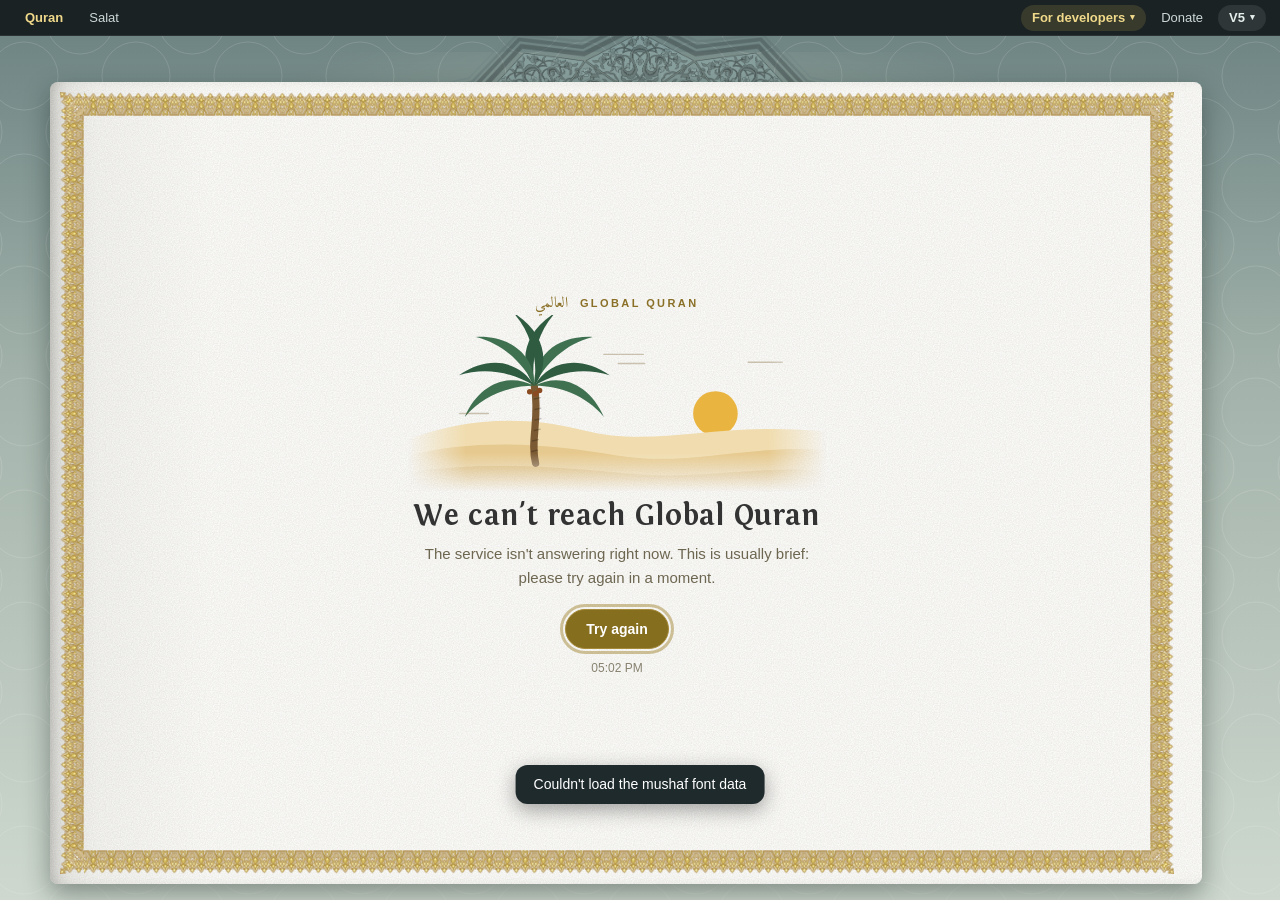
<file: index.html>
<!doctype html>
<html lang="en" translate="no">
<head>
<meta charset="utf-8">
<meta name="viewport" content="width=device-width, initial-scale=1, minimum-scale=1, viewport-fit=cover">
<title>Global Quran</title>
<script>
/* Links like /2:255, /37, /quran-uthmani+en.sahih/2:255 (the older GlobalQuran.com formats) are served by this one page. Resources are relative, so the
   page needs a <base> pointing at the folder the app lives in; a host with the app in a sub-folder can set window.GQ_BASE (e.g. "/quran/") first. */
(function () {
  /* edition ids look like en.sahih / quran-uthmani, so a folder called "quran" or "app" is never mistaken for one; the app can sit at any depth */
  var base = window.GQ_BASE, m = /^(.*?\/)((?:(?:[a-z]{2,3}\.[\w\-]+|quran-[\w\-]+)(?:\+(?:[a-z]{2,3}\.[\w\-]+|quran-[\w\-]+))*\/)?(?:\d{1,3}(?::\d{1,3})?|search\/.*)\/?)$/i.exec(location.pathname);
  if (!base && m) base = m[1];
  /* language addresses (/ur, /ur/2:255) on our own site and while testing: the language is not part of the folder the app lives in (i18n.js reads it) */
  if (!window.GQ_BASE && (window.GQ_LANG_PATHS === true || /^((www\.)?globalquran\.com|localhost|127\.0\.0\.1)$/i.test(location.hostname))) {
    var l = /^(.*?\/)(?:ar|az|bg|bn|bs|cs|de|dv|en|es|fa|fr|ha|hi|id|it|ja|ko|ku|ml|ms|nl|no|pl|pt|ro|ru|sd|si|so|sq|sv|sw|ta|tg|th|tr|tt|ug|ur|uz|zh)(?:\/((?:(?:(?:[a-z]{2,3}\.[\w\-]+|quran-[\w\-]+)(?:\+(?:[a-z]{2,3}\.[\w\-]+|quran-[\w\-]+))*\/)?(?:\d{1,3}(?::\d{1,3})?|search\/.*)\/?)?))?$/i.exec(location.pathname);
    if (l) base = l[1];
  }
  if (base) document.write('<base href="' + base + '">');
}());
</script>
<script>
/* Backward compatibility: the older app's settings file (gq.setConfig(config); gq.start(); gq.quran.add("id")) is accepted. app.js reads what it hands over. */
window.gq = window.gq || { _quran: [], setConfig: function (c) { window.GQ_LEGACY = c || {}; }, start: function () {}, quran: { add: function (id) { window.gq._quran.push(id); }, reset: function () { window.gq._quran = []; } } };
</script>
<script src="lang/languages.js?v=1"></script>
<script src="i18n.js?v=3"></script>
<link rel="icon" href="favicon.ico" sizes="any">
<link rel="icon" type="image/png" sizes="32x32" href="img/icons/favicon-32.png">
<link rel="icon" type="image/png" sizes="16x16" href="img/icons/favicon-16.png">
<link rel="apple-touch-icon" sizes="180x180" href="img/icons/apple-touch-icon.png">
<link rel="manifest" href="site.webmanifest">
<meta name="theme-color" content="#1a2224">
<!-- the site has its own languages: browsers must not translate it (machine translation also rewrote the Quran translations) -->
<meta name="google" content="notranslate">
<meta name="apple-mobile-web-app-capable" content="yes">
<meta name="apple-mobile-web-app-title" content="Global Quran">
<link rel="stylesheet" href="app.css?v=115">
<link rel="stylesheet" href="login.css?v=4">
</head>
<body>
<a class="skip" id="skip" href="#">Skip to the Quran text</a>
<div class="sr" id="sr" role="status" aria-live="polite" aria-atomic="true"></div>
<svg width="0" height="0" style="position:absolute" aria-hidden="true"><filter id="fTeal" color-interpolation-filters="sRGB"><feColorMatrix type="matrix" values=".1854 .3639 .0707 0 0  .2213 .4344 .0844 0 0  .2213 .4344 .0844 0 0  0 0 0 1 0"/></filter></svg>

<div class="app" id="app">

  <!-- ============ left sidebar: surahs, bookmarks, settings ============ -->
  <aside class="side" id="side" aria-label="Menu">
    <a class="brand" href="./" aria-label="Global Quran home">
      <svg class="brand-mark"><use href="img/sprite.svg#mark"/></svg>
      <span class="brand-txt" data-noi18n><span class="brand-ar" lang="ar">العالمي</span><span class="brand-en">GLOBAL QURAN</span></span>
    </a>
    <div class="side-tabs" role="tablist">
      <button role="tab" data-tab="surahs" class="on"><svg><use href="img/sprite.svg#i-lib"/></svg>Surahs</button>
      <button role="tab" data-tab="marks"><svg><use href="img/sprite.svg#i-star"/></svg>Saved</button>
      <button role="tab" data-tab="settings"><svg><use href="img/sprite.svg#i-gear"/></svg>Settings</button>
    </div>
    <div class="side-body">
      <section class="tab on" id="tab-surahs">
        <label class="sfield"><svg><use href="img/sprite.svg#i-search"/></svg><input type="search" id="surahFilter" placeholder="Search surah or number" autocomplete="off"></label>
        <ul class="surah-list" id="surahList"></ul>
      </section>
      <section class="tab" id="tab-marks"><ul class="mark-list" id="markList"></ul></section>
      <section class="tab" id="tab-settings">
        <div class="set"><span>Translations</span><button class="set-btn" id="optTrBtn" type="button">…</button></div>
        <label class="set"><span>Arabic size</span><input type="range" id="optAr" min="22" max="52" step="1"></label>
        <label class="set"><span>Translation size</span><input type="range" id="optTrSize" min="13" max="26" step="1"></label>
        <label class="set"><span>Layout</span><select id="optLayout"><option value="auto">Automatic</option><option value="stacked">Arabic above translation</option><option value="side">Side by side</option></select></label>
        <label class="set"><span>Mode tabs</span><select id="optTabs"><option value="top">On the top</option><option value="side">On the side</option><option value="none">Hidden</option></select></label>
        <label class="set"><span>Arabic font</span><select id="optFont"><option value="mushaf">Mushaf (Madani page)</option><option value="amiri">Amiri Quran</option><option value="kfc">KFC Naskh</option><option value="me">Me Quran</option></select></label>
        <div class="set" id="setLang"><span>Language</span><button class="set-btn" id="optLangBtn" type="button" aria-haspopup="dialog" aria-controls="langpop" data-noi18n></button></div>
        <label class="set" id="setDigits" hidden><span>Numbers</span><select id="optDigits" data-noi18n></select></label>
        <label class="set"><span>Theme</span><select id="optTheme"><option value="day">Day</option><option value="night">Night</option><option value="auto">Match system</option></select></label>
        <label class="set"><span>Quran reciter</span><select id="optReciter"></select></label>
        <label class="set"><span>Translation reciter</span><select id="optTrRec"></select></label>
        <label class="set"><span>Audio speed</span><select id="optSpeed"><option value="0.75">0.75×</option><option value="1">1×</option><option value="1.25">1.25×</option><option value="1.5">1.5×</option></select></label>
        <label class="set chk"><input type="checkbox" id="optTajweed"><span>Colour the tajweed rules</span></label>
        <label class="set chk"><input type="checkbox" id="optWbw"><span>Word by word: meaning when you hover or tap a word</span></label>
        <label class="set chk"><input type="checkbox" id="optTlit"><span>Show transliteration under the Arabic</span></label>
        <label class="set chk"><input type="checkbox" id="optCredit"><span>Show translator name under every verse</span></label>
        <label class="set chk"><input type="checkbox" id="optFollow"><span>Scroll along while audio plays</span></label>
        <label class="set chk" id="setStats" hidden><input type="checkbox" id="optStats"><span>Share anonymous usage statistics · <a href="#" id="statsMore">details</a></span></label>
        <div class="set-h">Tajweed key</div>
        <ul class="legend" id="legend"></ul>
      </section>
    </div>
    <div class="side-foot"><a href="https://globalquran.com" target="_blank" rel="noopener" data-noi18n>GlobalQuran.com</a> · <bdi dir="ltr">© 2006–<span id="yr">2026</span></bdi></div>
  </aside>
  <div class="scrim" id="scrim"></div>

  <!-- ============ main column ============ -->
  <section class="main" role="main" aria-label="Quran reader">


    <div class="reader" id="reader">
      <img class="arabesque" src="img/arabesque.webp" alt="">
      <div class="book" id="book">
      <article class="paper" id="paper">
        <div class="frame" aria-hidden="true"><i class="mf-t"></i><i class="mf-b"></i><i class="mf-l"></i><i class="mf-r"></i><i class="mf-tl"></i><i class="mf-tr"></i><i class="mf-bl"></i><i class="mf-br"></i></div>
        <header class="phead" id="phead">
          <button class="hbtn" id="btnMenu" aria-label="Toggle menu" aria-expanded="true"><svg><use href="img/sprite.svg#i-menu"/></svg></button>
          <div class="cartwrap"><div class="cart" id="cart">
            <img src="img/title_border@4x.webp" alt="">
            <button class="cz cz-l" id="btnPrevS" aria-label="Previous surah" title="Previous surah"></button>
            <button class="cz cz-m" id="cartBtn" aria-haspopup="dialog" aria-expanded="false" aria-controls="picker" title="Choose a surah"><b class="sn" id="cartName" role="heading" aria-level="1"></b><b class="cart-saved" id="cartSaved">Saved</b></button>
            <button class="cz cz-r" id="btnNextS" aria-label="Next surah" title="Next surah"></button>
          </div></div>
          <div class="hgrp">
            <button class="hbtn" id="btnOff" type="button" aria-label="Offline" aria-haspopup="dialog" aria-expanded="false" aria-controls="offpop" hidden></button>
            <button class="hbtn" id="btnLang" type="button" aria-label="Language" data-noi18n></button>
            <button class="hbtn" id="btnTheme" aria-label="Day / night"><svg><use href="img/sprite.svg#i-moon"/></svg></button>
            <button class="hbtn" id="btnTools" aria-label="Reading options" aria-expanded="false" aria-controls="tools"><svg><use href="img/sprite.svg#i-gear"/></svg></button>
          </div>
        </header>
        <div class="scroll" id="scroll" tabindex="0" aria-label="Surah text"><div class="inner" id="inner"></div></div>
        <div class="svscroll" id="svscroll" tabindex="0" aria-label="Saved ayahs" hidden><div class="inner" id="svinner"></div></div>
        <div class="fade fade-t"></div><div class="fade fade-b"></div>
        <button type="button" class="ls-b ls-fs fs-btn" id="fsBtn" aria-label="Focus view" title="Focus view"><svg viewBox="0 0 24 24" class="i-s0"><rect x="3" y="6" width="18" height="12" rx="1.5"/><rect x="8" y="9.5" width="8" height="5" rx=".8"/></svg>
              <svg viewBox="0 0 24 24" class="i-s1"><path d="M4 9V4h5M20 9V4h-5M4 15v5h5M20 15v5h-5"/></svg>
              <svg viewBox="0 0 24 24" class="i-s2"><path d="M9 4v5H4M15 4v5h5M9 20v-5H4M15 20v-5h5"/></svg></button>
        <!-- Listen view: one verse at a time, fading in as it is recited, over a slow geometric animation (see "Listen view" in app.js) -->
        <div class="lstage" id="lstage" hidden>
          <canvas class="ls-canvas" id="lsCanvas" aria-hidden="true"></canvas>
          <div class="ls-in">
            <div class="ls-ref" id="lsRef"></div>
            <div class="ls-body" id="lsBody"><div class="ls-text" id="lsText" aria-live="polite"></div></div>
            <div class="ls-voice" id="lsVoice" title=""><i class="ls-eq"><b></b><b></b><b></b></i><span id="lsVoiceT"></span></div>
          </div>
          <div class="ls-ctl">
            <button type="button" id="lsShare" class="ls-b ls-share" aria-label="Share this verse" title="Share this verse"><svg viewBox="0 0 24 24"><path d="M20.5 11.5L13.5 5v3.5C8 9 4.8 12.4 3.8 18.8c2.6-3.3 5.8-4.6 9.7-4.6v3.5z"/></svg></button>
            <button type="button" id="lsBg" class="ls-b ls-bg" aria-label="Change the background" title="Change the background"><svg viewBox="0 0 24 24"><path d="M12 3.5l8.5 4.6-8.5 4.6-8.5-4.6z"/><path d="M3.5 12.2L12 16.8l8.5-4.6M3.5 16.4L12 21l8.5-4.6"/></svg></button>
            <button type="button" id="lsFs" class="ls-b ls-fs" aria-label="Focus view" title="Focus view">
              <svg viewBox="0 0 24 24" class="i-s0"><rect x="3" y="6" width="18" height="12" rx="1.5"/><rect x="8" y="9.5" width="8" height="5" rx=".8"/></svg>
              <svg viewBox="0 0 24 24" class="i-s1"><path d="M4 9V4h5M20 9V4h-5M4 15v5h5M20 15v5h-5"/></svg>
              <svg viewBox="0 0 24 24" class="i-s2"><path d="M9 4v5H4M15 4v5h5M9 20v-5H4M15 20v-5h5"/></svg>
            </button>
          </div>
          <div class="ls-paused" aria-hidden="true"><svg viewBox="0 0 24 24" class="lp-pause"><rect x="6" y="5" width="4" height="14" rx="1.2"/><rect x="14" y="5" width="4" height="14" rx="1.2"/></svg><svg viewBox="0 0 24 24" class="lp-play"><path d="M8 5.2v13.6a1 1 0 0 0 1.5.86l11-6.8a1 1 0 0 0 0-1.72l-11-6.8A1 1 0 0 0 8 5.2z"/></svg><span>Paused</span></div>
        </div>
        <!-- reading modes: a note pinned on the book (landing page, or from the gear); built from MODES in app.js -->
        <div class="modes" id="modes" role="region" aria-labelledby="modesT" hidden>
          <i class="modes-tape" aria-hidden="true"></i>
          <button type="button" class="icon-btn modes-x" id="modesX" aria-label="Close"><svg><use href="img/sprite.svg#i-close"/></svg></button>
          <div class="modes-bism" lang="ar" aria-hidden="true">بِسْمِ ٱللَّهِ ٱلرَّحْمَٰنِ ٱلرَّحِيمِ</div>
          <h2 class="modes-h" id="modesT">How would you like to read today?</h2>
          <p class="modes-note">Each mode sets the page up differently: which view you see, whether the translation shows, and whether audio plays. You can change any of it afterwards in the options.</p>
          <div class="modes-chips" id="modesChips"></div>
          <div class="modes-sub" id="modesSub" hidden></div>
        </div>
        <!-- keyboard shortcuts: built from SHORTCUTS in app.js -->
        <div class="kbd" id="kbd" role="dialog" aria-modal="true" aria-labelledby="kbdT" hidden>
          <div class="kbd-card">
            <div class="kbd-h"><h2 id="kbdT">Keyboard shortcuts</h2><button type="button" class="icon-btn" id="kbdClose" aria-label="Close shortcuts"><svg><use href="img/sprite.svg#i-close"/></svg></button></div>
            <div class="kbd-body" id="kbdBody" tabindex="0"></div>
            <p class="kbd-foot" data-i18n-html="Shortcuts don't work while you are typing in a box. Press {key} any time to open this list.">Shortcuts don't work while you are typing in a box. Press <kbd class="kc kc-s" data-slot="key" dir="ltr">?</kbd> any time to open this list.</p>
          </div>
        </div>
        <!-- usage statistics: a quiet card (only where consent is needed) and a short explanation; both live inside the page frame, shown only on globalquran.com (see analytics.js) -->
        <div class="cookie" id="cookie" role="region" aria-label="Usage statistics" hidden>
          <span>Allow anonymous usage statistics to help improve this reader?</span>
          <span class="ck-b"><button type="button" id="ckAllow">Allow</button><button type="button" id="ckNo">No thanks</button><a href="#" id="ckMore">Details</a></span>
        </div>
        <div class="privacy" id="privacy" role="dialog" aria-label="Privacy" hidden>
          <div class="pr-card">
            <h2>Privacy</h2>
            <p>We use Google Analytics to count visits and to see which features are used (for example which surahs are opened, whether audio is played, and which settings are changed), so we can improve the reader.</p>
            <p>It stores a small cookie on this site, is never used for advertising, and never records what you type, your list of saved verses, or anything that identifies you. It does note which verses are saved, copied or played (not by whom), so we can see which verses are the most loved. You can change your mind at any time, here or in Settings.</p>
            <p class="pr-more"><a href="https://globalquran.com/privacy">Read the full privacy policy</a> (website, Meta Quest and Apple Vision Pro)</p>
            <p class="pr-state" id="prState"></p>
            <div class="oops-btns"><button class="oops-btn pri" id="prToggle" type="button">Allow</button><button class="oops-btn" id="prClose" type="button">Close</button></div>
          </div>
        </div>
        <!-- shown inside the page frame, in place of its contents, when the service can't be reached or is failing (see down() in app.js) -->
        <div class="oops" id="oops" role="alert" hidden>
          <div class="oops-in">
            <div class="oops-brand" data-noi18n><span lang="ar">العالمي</span> GLOBAL QURAN</div>
    <svg class="oops-art" viewBox="0 0 640 270" aria-hidden="true" focusable="false">
              <defs>
                <path id="frond" d="M0 0C26-36 74-40 116-4C76-22 32-16 0 0Z"/>
                <radialGradient id="oSun"><stop offset="0" stop-color="var(--o-sun)" stop-opacity=".55"/><stop offset="1" stop-color="var(--o-sun)" stop-opacity="0"/></radialGradient>
              </defs>
              <g class="o-sky">
                <circle class="o-glow" cx="470" cy="150" r="120" fill="url(#oSun)"/>
                <circle class="o-sun" cx="470" cy="150" r="34"/>
                <path class="o-moon" d="M470 112a38 38 0 1 0 22 70a30 30 0 1 1-22-70z"/>
                <g class="o-stars"><circle cx="90" cy="46" r="2"/><circle cx="170" cy="92" r="1.6"/><circle cx="260" cy="38" r="2.2"/><circle cx="380" cy="70" r="1.6"/><circle cx="560" cy="48" r="2"/><circle cx="600" cy="120" r="1.5"/><circle cx="330" cy="120" r="1.4"/></g>
              </g>
              <path class="o-d3" d="M0 190C80 160 170 150 270 176C380 204 480 160 640 178V270H0Z"/>
              <path class="o-d2" d="M0 214C110 188 210 196 320 214C430 232 520 196 640 206V270H0Z"/>
              <path class="o-d1" d="M0 240C120 222 240 232 340 242C450 252 540 228 640 238V270H0Z"/>
              <g class="o-palm" transform="translate(196 226)">
                <path class="o-trunk" d="M0 0C-9-34 7-70-2-118" fill="none" stroke-width="11" stroke-linecap="round"/>
                <path class="o-rings" d="M-6-18l9-2M-5-34l9-2M-2-50l9-2M-1-66l9-2M-1-82l9-2M-2-98l9-2" fill="none" stroke-width="2" stroke-linecap="round"/>
                <g transform="translate(-2 -118)"><g class="o-crown">
                  <use href="#frond" class="o-f" transform="rotate(-72)"/>
                  <use href="#frond" class="o-f" transform="rotate(-38)"/>
                  <use href="#frond" class="o-f" transform="rotate(-6)"/>
                  <use href="#frond" class="o-f" transform="rotate(26)"/>
                  <use href="#frond" class="o-f" transform="scale(-1 1) rotate(-72)"/>
                  <use href="#frond" class="o-f" transform="scale(-1 1) rotate(-38)"/>
                  <use href="#frond" class="o-f" transform="scale(-1 1) rotate(-6)"/>
                  <use href="#frond" class="o-f" transform="scale(-1 1) rotate(26)"/>
                  <g class="o-dates"><circle cx="-7" cy="9" r="4.2"/><circle cx="2" cy="12" r="4.2"/><circle cx="8" cy="7" r="4.2"/></g>
                </g></g>
              </g>
              <path class="o-wind" d="M300 60h60M322 74h40M80 150h44M520 72h52" fill="none" stroke-width="2.2" stroke-linecap="round"/>
            </svg>
            <h1 id="oopsT"></h1>
            <p id="oopsP"></p>
            <div class="oops-btns"><button class="oops-btn pri" id="oopsRetry" type="button">Try again</button><button class="oops-btn" id="oopsBack" type="button" hidden>Go back to where I was</button></div>
            <small id="oopsD"></small>
          </div>
        </div>
        <div class="rhead" id="rhead"><button class="tr-chip" id="trChip" aria-haspopup="dialog" aria-expanded="false" aria-controls="trpick" title="Change translation"><svg viewBox="0 0 24 24"><circle cx="12" cy="12" r="9"/><path d="M3 12h18M12 3c3.4 3.6 3.4 14.4 0 18M12 3c-3.4 3.6-3.4 14.4 0 18"/></svg><span id="trChipName"></span><i>▾</i></button></div>
        <div class="subhead" id="tools" role="region" aria-label="Reading options" hidden>
          <div class="sh-in">
            <div class="shf shf-view"><span>View</span><span class="seg" id="segView"><button data-v="verse" aria-pressed="true">Verse by verse</button><button data-v="read" aria-pressed="false">Reading</button><button data-v="listen" aria-pressed="false" aria-haspopup="menu" aria-expanded="false">Listen</button></span></div>
            <div class="shf shf-rd"><span>Show</span><span class="seg" id="segRd"><button data-v="ar" aria-pressed="true">Arabic</button><button data-v="tr" aria-pressed="false">Translation</button></span></div>
            <div class="shf shf-tj"><span>Tajweed</span><button class="pbtn" id="btnTajweed" aria-pressed="false">On</button></div>
            <div class="shf shf-tlit"><span>Transliteration</span><select class="pselect" id="selTlit" aria-label="Transliteration"></select></div>
            <div class="shf shf-size"><span>Text size</span><span class="pgrp"><button class="pbtn" id="btnSmaller" aria-label="Smaller text">A−</button><button class="pbtn" id="btnBigger" aria-label="Larger text">A+</button></span></div>
          </div>
          <button class="icon-btn sh-kb" id="btnKbd" aria-label="Keyboard shortcuts" title="Keyboard shortcuts (?)" aria-haspopup="dialog"><svg viewBox="0 0 24 24"><rect x="2.5" y="6" width="19" height="12" rx="2.2"/><path d="M6 10h.01M9.5 10h.01M13 10h.01M16.5 10h.01M6 13.8h.01M18 13.8h.01M9 14h6"/></svg></button>
          <button class="icon-btn sh-x" id="btnToolsX" aria-label="Close options"><svg><use href="img/sprite.svg#i-close"/></svg></button>
        </div>
        <div class="pop trpick" id="trpick" role="dialog" aria-label="Translations" hidden>
          <div class="tp-h"><b>Translations</b><span id="tpCount"></span><button class="icon-btn tp-x" id="tpX" aria-label="Close"><svg><use href="img/sprite.svg#i-close"/></svg></button></div>
          <label class="psearch"><svg><use href="img/sprite.svg#i-search"/></svg><input type="search" id="tpFilter" placeholder="Search language or translator" autocomplete="off"></label>
          <div class="tp-body" id="tpBody">
            <button class="tp-none" id="tpNone" role="checkbox" aria-checked="false"><span class="cb"></span><span class="ti-t">No translation<small>Arabic only</small></span></button>
            <div class="tp-chosen" id="tpChosen"></div>
            <ul class="tplist" id="tpList"></ul>
          </div>
        </div>
        <div class="pop voices" id="voices" role="dialog" aria-label="Voices and speed" hidden>
          <div class="vc-h"><b>Voices</b><span id="vcSub">Quran first, then translation</span></div>
          <label class="vc-row vc-ar"><span>Quran</span><select id="plReciter" aria-label="Quran reciter"></select></label>
          <label class="vc-row vc-tr"><span>Translation</span><select id="plTrRec" aria-label="Translation reciter"></select></label>
          <div class="vc-row"><span>Speed</span><span class="seg" id="plSpeedSeg"><button data-v="0.75">0.75×</button><button data-v="1">1×</button><button data-v="1.25">1.25×</button><button data-v="1.5">1.5×</button></span></div>
        </div>
        <!-- offline: the panel under the header cloud (this surah), the progress card, the library and its small dialogs; all drawn by offline.js -->
        <div class="pop offpop" id="offpop" role="dialog" aria-label="Save for offline" hidden></div>
        <div class="ol" id="offlib" role="dialog" aria-modal="true" aria-labelledby="olT" hidden>
          <div class="ol-card">
            <div class="ol-h"><div><h2 id="olT">Offline library</h2><p id="olSub"></p></div><button type="button" class="icon-btn" id="olClose" data-oa="libx" aria-label="Close the offline library"><svg><use href="img/sprite.svg#i-close"/></svg></button></div>
            <div class="ol-body"><div class="ol-side" id="olSide"></div><div class="ol-main"><div id="olProg"></div><div id="olTb"></div><div class="ol-grid" id="olGrid"></div></div></div>
            <div class="ol-foot" id="olFoot"></div>
          </div>
        </div>
        <div class="om" id="offmini" role="dialog" aria-modal="true" hidden></div>
        <div class="offdock" id="offdock" role="status" hidden></div>
        <!-- the language list: opened by the corner tab or header button (in English) and by Settings > Language; drawn in app.js -->
        <div class="pop langpop" id="langpop" role="dialog" aria-labelledby="lgT" hidden>
          <div class="lg-h"><b id="lgT">Language</b><button type="button" class="icon-btn" id="lgX" aria-label="Close"><svg><use href="img/sprite.svg#i-close"/></svg></button></div>
          <label class="psearch"><svg><use href="img/sprite.svg#i-search"/></svg><input type="search" id="lgFilter" placeholder="Search language" autocomplete="off"></label>
          <div class="lg-list" id="lgList"></div>
        </div>
        <div class="pop picker" id="picker" role="dialog" aria-label="Choose a surah" hidden>
          <label class="psearch"><svg><use href="img/sprite.svg#i-search"/></svg><input type="search" id="pickFilter" placeholder="Search surah or number" autocomplete="off"></label>
          <ul class="plist" id="pickList"></ul>
        </div>
        <div class="foot" id="foot">
          <div class="foot-row" id="footRow">
            <button class="listen" id="btnListen" aria-label="Play"><span class="lp"><svg><use href="img/sprite.svg#i-play"/></svg></span><span class="lt" id="listenT">Play</span></button>
            <button class="tj-strip" id="btnKey" aria-expanded="false" aria-controls="tjKey" aria-label="Tajweed key" hidden></button>
            <button class="tj-x" id="btnKeyHide" aria-label="Hide the tajweed key" title="Hide the key (turn tajweed off and on to bring it back)" hidden>×</button>
          </div>
          <section class="plp" id="player" aria-label="Audio player" hidden>
            <div class="pl-btns">
              <button class="pl-b" id="plPrev" aria-label="Previous ayah"><svg><use href="img/sprite.svg#i-skipb"/></svg></button>
              <button class="pl-play" id="plPlay" aria-label="Play"><svg><use href="img/sprite.svg#i-play"/></svg></button>
              <button class="pl-b" id="plNext" aria-label="Next ayah"><svg><use href="img/sprite.svg#i-skipf"/></svg></button>
            </div>
            <span class="pl-text"><b id="plSurah">—</b><small id="plSub"></small></span>
            <div class="plp-opts">
              <button class="vpill" id="plVoices" aria-label="Voices and speed" aria-haspopup="dialog" aria-expanded="false" aria-controls="voices" title="Voices and speed"></button>
              <button class="pl-b" id="plRepeat" aria-label="Repeat" title="Repeat: off"><svg><use href="img/sprite.svg#i-repeat"/></svg><i class="rp" id="rpBadge"></i></button>
              <button class="pl-b" id="plEye" aria-label="Switch between listening and reading view" aria-pressed="false" title="Listen view / reading view"><svg viewBox="0 0 24 24" fill="none" stroke-linecap="round" stroke-linejoin="round"><path d="M2 12s3.6-7 10-7 10 7 10 7-3.6 7-10 7S2 12 2 12z"/><circle cx="12" cy="12" r="3"/></svg></button>
              <button class="pl-b" id="plClose" aria-label="Close player"><svg><use href="img/sprite.svg#i-close"/></svg></button>
            </div>
            <div class="pl-bar" id="plBar" role="progressbar" aria-label="Ayah progress"><i id="plFill"></i></div>
          </section>
        </div>
        <div class="tj-key" id="tjKey" role="dialog" aria-label="Tajweed key" hidden><div class="tj-key-h"><span>Tajweed key</span><button class="icon-btn" id="btnKeyX" aria-label="Close"><svg><use href="img/sprite.svg#i-close"/></svg></button></div><ul class="legend" id="legend2"></ul></div>
      </article>

      <!-- ayah ribbon: every ayah number; click to jump, drag to scrub -->
      <nav class="ribbon" id="ribbon" aria-label="Ayahs">
        <button class="rb-bm" id="btnSaved" aria-pressed="false" aria-label="Saved ayahs" title="Saved ayahs"><svg viewBox="0 0 24 24"><path d="M6.5 3.5h11v17l-5.5-4.2-5.5 4.2z"/></svg><i id="bmCount"></i></button>
        <div class="rb-track" id="rbTrack" role="slider" tabindex="0" aria-label="Ayah" aria-valuemin="1">
          <div class="rb-marks" id="rbMarks"></div>
          <div class="rb-handle" id="rbHandle"><b id="rbNow"></b></div>
        </div>
        <div class="rb-tip" id="rbTip" hidden></div>
      </nav>
      </div>
    </div>


  </section>

  <div class="tip" id="tip" role="tooltip" hidden></div>
  <div class="toast" id="toast" role="status" aria-live="polite" hidden></div>
</div>

<audio id="audio" preload="none" crossorigin="anonymous"></audio>
<script>window.GQL && GQL.apply(document.body);</script>
<script src="gq-api.js?v=6"></script>
<script src="analytics.js?v=3"></script>
<script src="offline.js?v=11"></script>
<script src="app.js?v=109"></script>
<script src="site.js?v=12"></script>
<script src="login.js?v=6" defer></script>
</body>
</html>
</file>
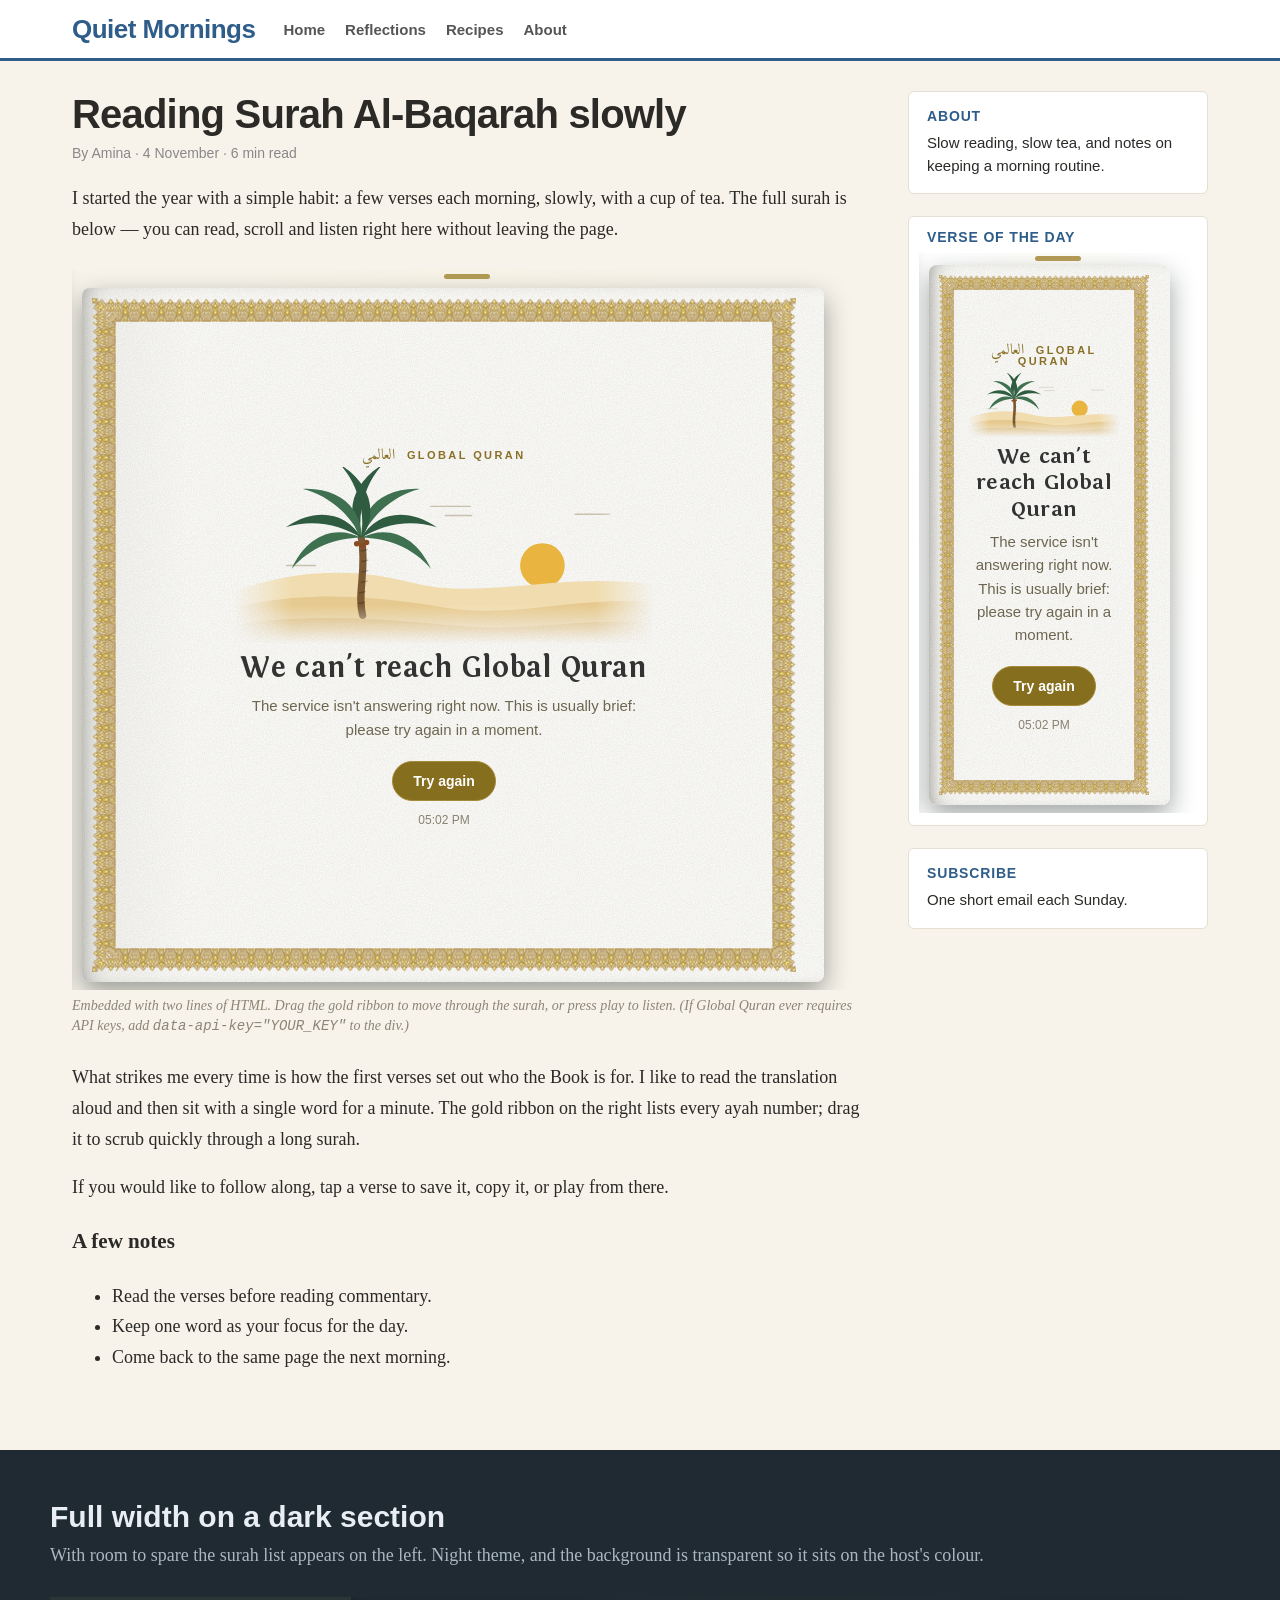
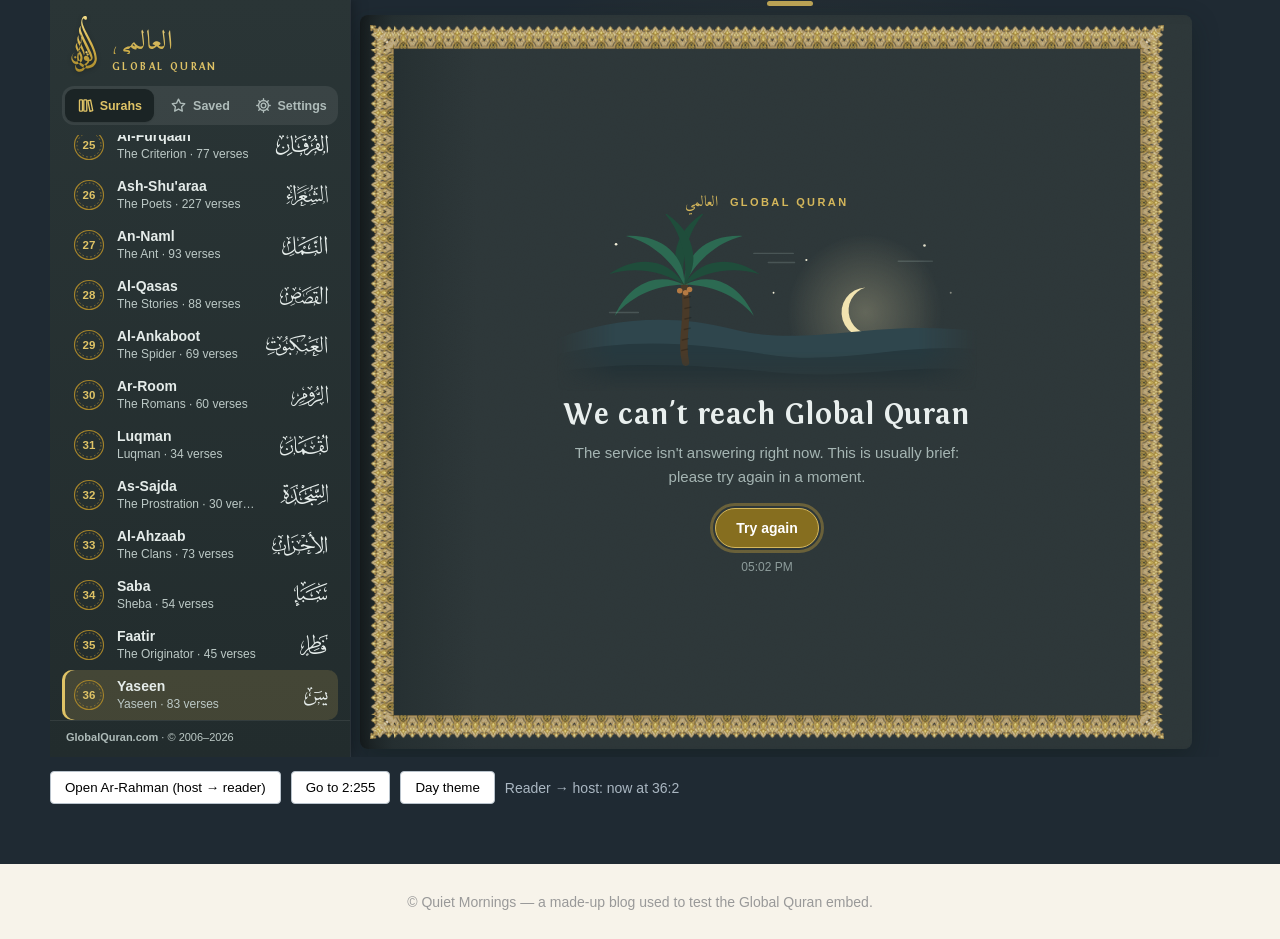
<file: embed-demo.html>
<!doctype html>
<html lang="en">
<head>
<meta charset="utf-8">
<meta name="viewport" content="width=device-width, initial-scale=1">
<title>Quiet Mornings — a blog that embeds the Global Quran reader</title>
<style>
  /* This page stands in for someone else's blog, with its own header, fonts, colours and layout. */
  :root { --brand: #2f5d8a; --bg: #f7f3ea; --ink: #2b2a27; }
  * { box-sizing: border-box; }
  body { margin: 0; font: 18px/1.7 Georgia, "Times New Roman", serif; color: var(--ink); background: var(--bg); }
  a { color: var(--brand); }
  .top { background: #fff; border-bottom: 3px solid var(--brand); }
  .top-in { max-width: 1180px; margin: 0 auto; padding: 16px 22px; display: flex; align-items: center; gap: 28px; flex-wrap: wrap; }
  .logo { font: 700 26px/1 "Trebuchet MS", sans-serif; color: var(--brand); text-decoration: none; letter-spacing: -.02em; }
  .top nav { display: flex; gap: 20px; font: 600 15px "Trebuchet MS", sans-serif; }
  .top nav a { text-decoration: none; color: #555; }
  .wrap { max-width: 1180px; margin: 0 auto; padding: 30px 22px 60px; display: grid; grid-template-columns: minmax(0, 1fr) 300px; gap: 46px; }
  h1 { font: 700 40px/1.15 "Trebuchet MS", sans-serif; margin: 0 0 8px; letter-spacing: -.02em; }
  .meta { font: 14px "Trebuchet MS", sans-serif; color: #888; margin-bottom: 22px; }
  .embed-box { margin: 26px 0; }
  .caption { font: italic 14px/1.4 Georgia, serif; color: #8a8576; margin-top: 6px; }
  aside .card { background: #fff; border: 1px solid #e4dfd0; border-radius: 6px; padding: 16px 18px; margin-bottom: 22px; font: 15px/1.5 "Trebuchet MS", sans-serif; }
  aside h3 { margin: 0 0 8px; font: 700 14px "Trebuchet MS", sans-serif; text-transform: uppercase; letter-spacing: .06em; color: var(--brand); }
  .wide { background: #1f2a33; color: #e8eef3; padding: 50px 22px 60px; }
  .wide .in { max-width: 1180px; margin: 0 auto; }
  .wide h2 { font: 700 30px "Trebuchet MS", sans-serif; margin: 0 0 6px; }
  .wide p { color: #aab7c2; margin: 0 0 26px; }
  .tools { display: flex; gap: 10px; flex-wrap: wrap; margin: 14px 0 0; font: 14px "Trebuchet MS", sans-serif; }
  .tools button { padding: 8px 14px; border: 1px solid #b9c3cc; background: #fff; border-radius: 4px; cursor: pointer; }
  footer { text-align: center; padding: 30px; font: 14px "Trebuchet MS", sans-serif; color: #999; }
  @media (max-width: 900px) { .wrap { grid-template-columns: 1fr; } h1 { font-size: 30px; } }
</style>
</head>
<body>
<header class="top"><div class="top-in">
  <a class="logo" href="#">Quiet Mornings</a>
  <nav><a href="#">Home</a><a href="#">Reflections</a><a href="#">Recipes</a><a href="#">About</a></nav>
</div></header>

<div class="wrap">
  <article>
    <h1>Reading Surah Al-Baqarah slowly</h1>
    <div class="meta">By Amina · 4 November · 6 min read</div>
    <p>I started the year with a simple habit: a few verses each morning, slowly, with a cup of tea. The full surah is below — you can read, scroll and listen right here without leaving the page.</p>

    <div class="embed-box">
      <div class="globalquran-book" data-surah="2" data-ayah="1" data-height="720" data-theme="auto"></div>
      <div class="caption">Embedded with two lines of HTML. Drag the gold ribbon to move through the surah, or press play to listen. (If Global Quran ever requires API keys, add <code>data-api-key="YOUR_KEY"</code> to the div.)</div>
    </div>

    <p>What strikes me every time is how the first verses set out who the Book is for. I like to read the translation aloud and then sit with a single word for a minute. The gold ribbon on the right lists every ayah number; drag it to scrub quickly through a long surah.</p>
    <p>If you would like to follow along, tap a verse to save it, copy it, or play from there.</p>
    <h3>A few notes</h3>
    <ul><li>Read the verses before reading commentary.</li><li>Keep one word as your focus for the day.</li><li>Come back to the same page the next morning.</li></ul>
  </article>

  <aside>
    <div class="card"><h3>About</h3>Slow reading, slow tea, and notes on keeping a morning routine.</div>
    <div class="card" style="padding:12px 10px">
      <h3 style="padding:0 8px">Verse of the day</h3>
      <!-- narrow sidebar slot: the book reflows to a single scrolling page -->
      <div class="globalquran-book" data-surah="1" data-height="560" data-theme="day" data-translation="en.sahih"></div>
    </div>
    <div class="card"><h3>Subscribe</h3>One short email each Sunday.</div>
  </aside>
</div>

<section class="wide"><div class="in">
  <h2>Full width on a dark section</h2>
  <p>With room to spare the surah list appears on the left. Night theme, and the background is transparent so it sits on the host's colour.</p>
  <div class="globalquran-book" id="wideBook" data-surah="36" data-height="760" data-theme="night" data-sidebar="1" data-accent="d5b75b"></div>
  <div class="tools">
    <button onclick="document.getElementById('wideBook').globalquran.goto(55, 1)">Open Ar-Rahman (host → reader)</button>
    <button onclick="document.getElementById('wideBook').globalquran.goto(2, 255)">Go to 2:255</button>
    <button onclick="document.getElementById('wideBook').globalquran.setTheme('day')">Day theme</button>
    <span id="status" style="align-self:center;color:#aab7c2">Waiting for the book…</span>
  </div>
</div></section>

<footer>© Quiet Mornings — a made-up blog used to test the Global Quran embed.</footer>

<script src="embed.js" async></script>
<script>
  document.addEventListener('globalquran:ayah', function (e) { if (e.target.id === 'wideBook') document.getElementById('status').textContent = 'Reader → host: now at ' + e.detail.surah + ':' + e.detail.ayah; });
</script>
</body>
</html>
</file>
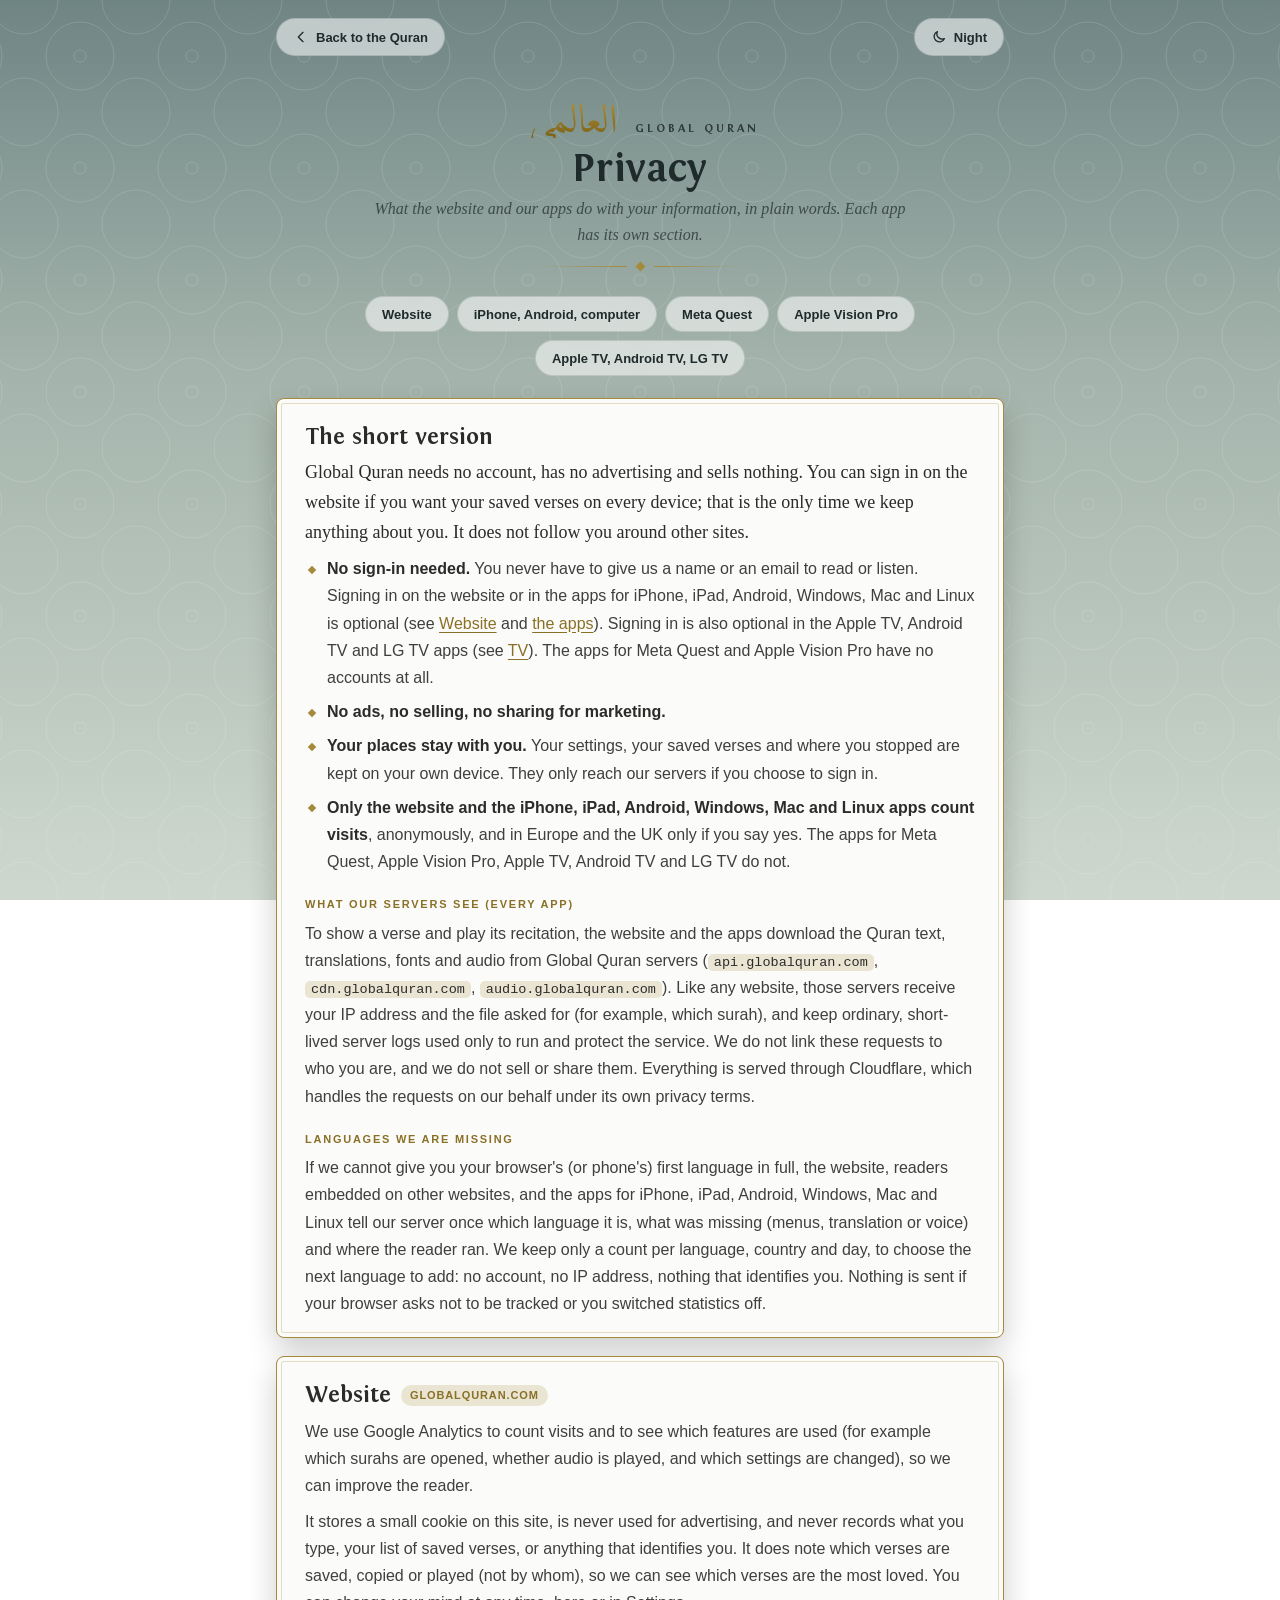
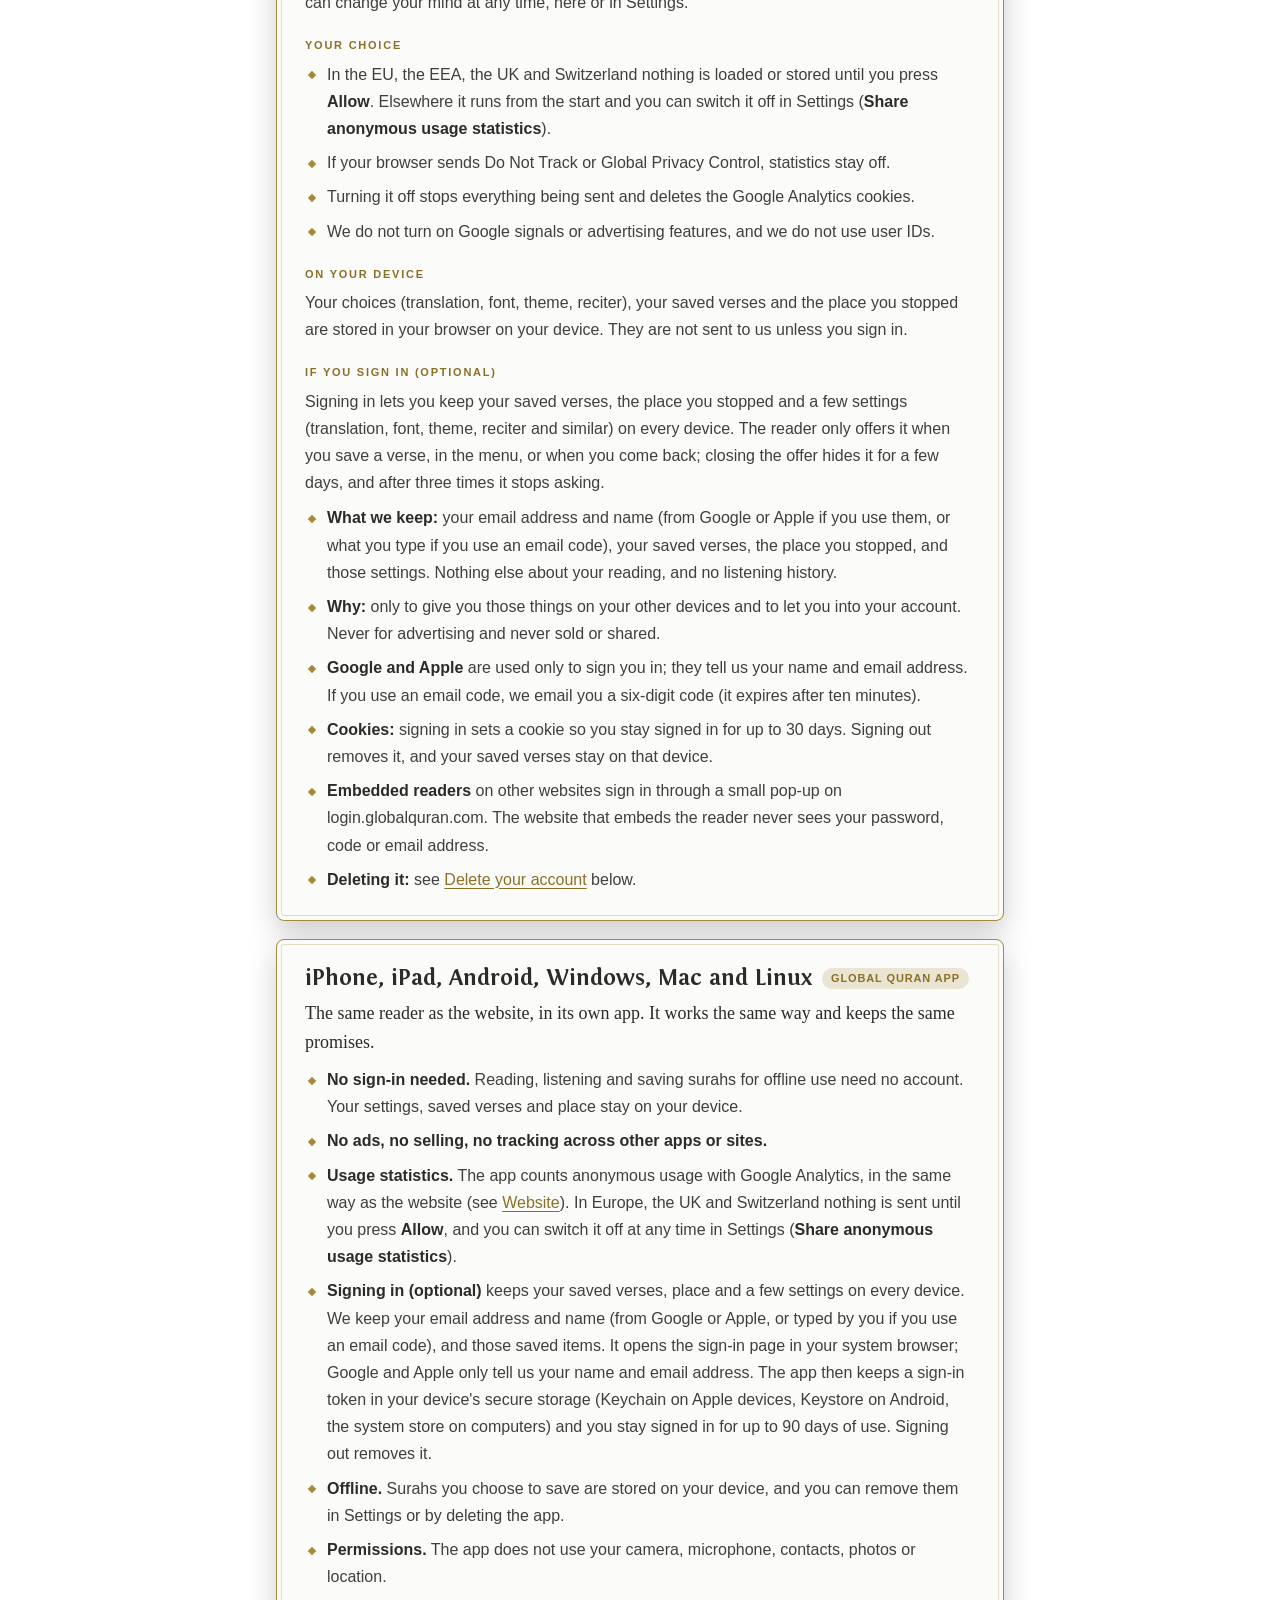
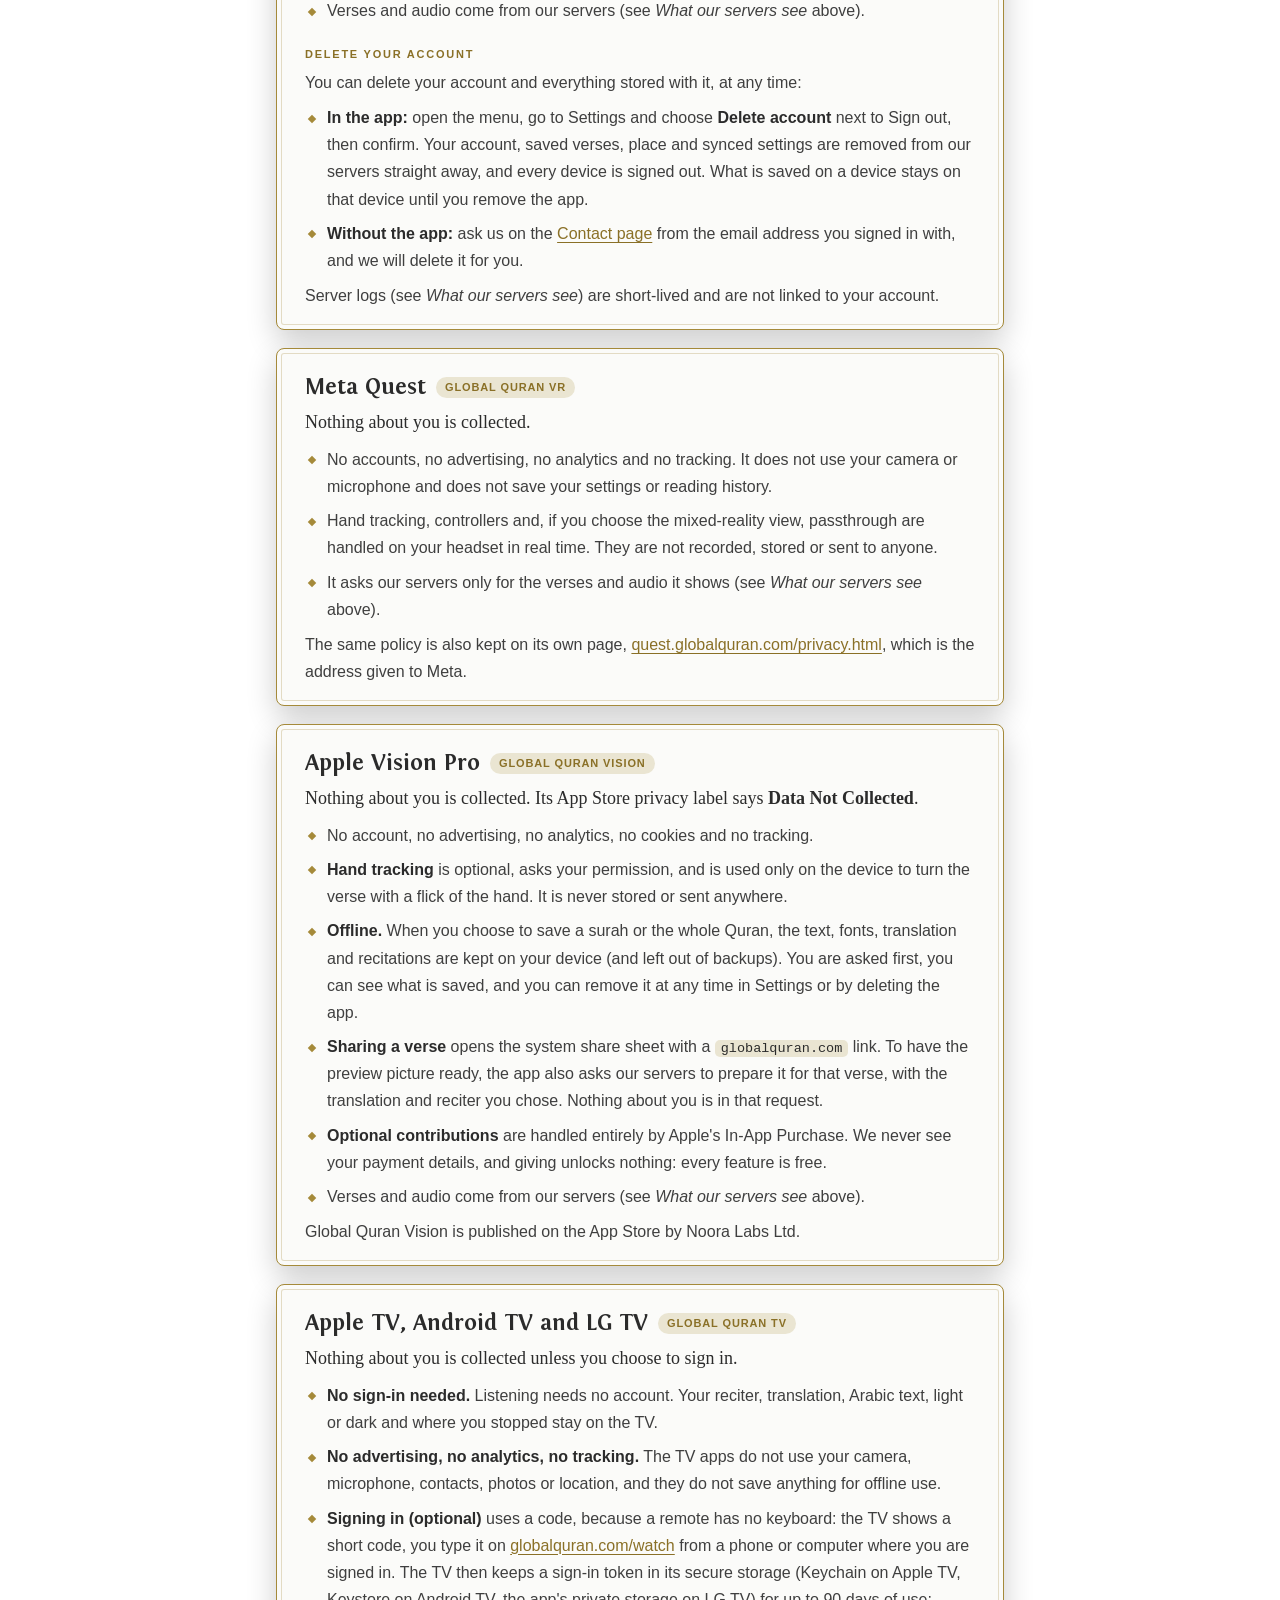
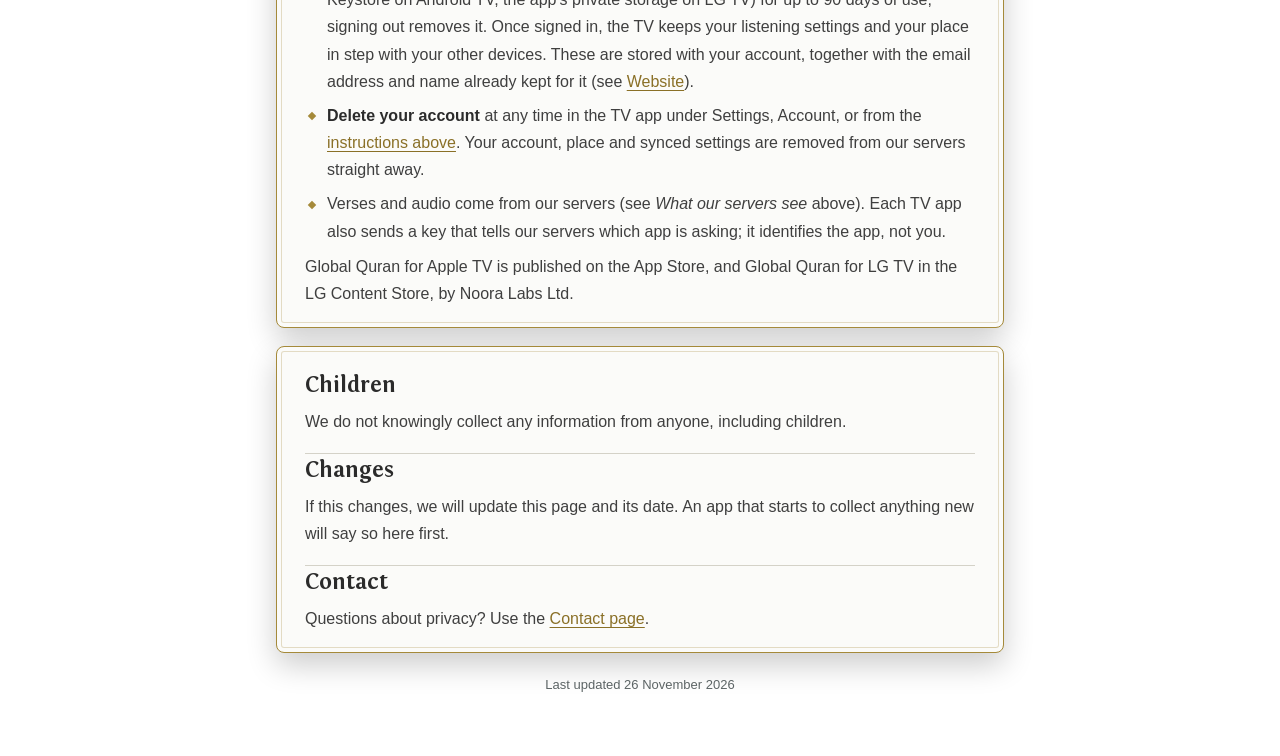
<file: privacy.html>
<!doctype html>
<html lang="en">
<head>
<meta charset="utf-8">
<meta name="viewport" content="width=device-width, initial-scale=1, minimum-scale=1, viewport-fit=cover">
<title>Privacy · Global Quran</title>
<meta name="description" content="What the Global Quran website and the Meta Quest, Apple Vision Pro, Apple TV, Android TV and LG TV apps do and do not collect, including the optional website sign-in.">
<link rel="canonical" href="https://globalquran.com/privacy">
<link rel="icon" href="/favicon.ico" sizes="any">
<link rel="icon" type="image/png" sizes="32x32" href="/img/icons/favicon-32.png">
<link rel="apple-touch-icon" sizes="180x180" href="/img/icons/apple-touch-icon.png">
<meta name="theme-color" content="#1a2224">
<script>
/* the same day / night choice as the reader (gq2.theme = day | night | auto) */
(function () {
  var t = null; try { t = localStorage.getItem("gq2.theme"); } catch (e) {}
  if (t === "night" || (t !== "day" && window.matchMedia && matchMedia("(prefers-color-scheme: dark)").matches)) document.documentElement.classList.add("night");
}());
</script>
<style>
/* A standalone page in the reader's own look: the same tokens as app.css (gold, paper, ink), the Fontin brand face, a golden-framed paper card. */
@font-face { font-family: "AmiriQuran"; src: url(/fonts/AmiriQuran-Regular.ttf) format("truetype"); font-display: swap; }
@font-face { font-family: "Fontin"; font-weight: 700; src: url(/fonts/Fontin-Bold.ttf); font-display: swap; }
:root {
  --gold: #a58a3a; --gold-fill: #866e1f; --accent: #d5b75b; --cite: #8a7027;
  --ink: #131313; --tr-ink: #3f3f3f; --line: #d4d2c8; --head: #2b2b2b;
  --paper-c: #fbfbf9; --paper-b: #f4f4f1;
  --ctl-bg: rgba(255,255,255,.55); --ctl-hover: rgba(165,138,58,.14); --sel: rgba(165,138,58,.2);
  --ui: -apple-system, BlinkMacSystemFont, "Segoe UI", Roboto, "Helvetica Neue", Arial, sans-serif;
  --serif: "Iowan Old Style", "Palatino Linotype", "Book Antiqua", Palatino, Georgia, "Times New Roman", serif;
  --brand: Fontin, Georgia, serif;
  --t: .18s; --r: 10px;
  --bg: url("data:image/svg+xml;utf8,<svg xmlns='http://www.w3.org/2000/svg' width='112' height='112' viewBox='0 0 112 112'><g fill='none' stroke='%23fff' stroke-opacity='.14' stroke-width='.9'><circle cx='56' cy='56' r='34'/><circle cx='0' cy='0' r='34'/><circle cx='112' cy='0' r='34'/><circle cx='0' cy='112' r='34'/><circle cx='112' cy='112' r='34'/><circle cx='56' cy='56' r='6'/></g></svg>") center top / 112px 112px, linear-gradient(180deg, #6f8584 0, #a3b3ab 40%, #ced8ce 100%);
  --on-bg: #1f2a2b; --on-bg-soft: rgba(31,42,43,.72);
}
html.night {
  --ink: #efe9d6; --tr-ink: #c2cac8; --line: #465052; --head: #e6e9e7; --cite: #cfb35a;
  --paper-c: #2e383a; --paper-b: #263032;
  --ctl-bg: rgba(255,255,255,.06); --ctl-hover: rgba(213,183,91,.16); --sel: rgba(213,183,91,.18);
  --bg: url("data:image/svg+xml;utf8,<svg xmlns='http://www.w3.org/2000/svg' width='112' height='112' viewBox='0 0 112 112'><g fill='none' stroke='%23debe60' stroke-opacity='.08' stroke-width='.9'><circle cx='56' cy='56' r='34'/><circle cx='0' cy='0' r='34'/><circle cx='112' cy='0' r='34'/><circle cx='0' cy='112' r='34'/><circle cx='112' cy='112' r='34'/><circle cx='56' cy='56' r='6'/></g></svg>") center top / 112px 112px, linear-gradient(180deg, #1d2a2d 0, #141e20 45%, #0d1516 100%);
  --on-bg: #e9efee; --on-bg-soft: rgba(233,239,238,.7);
}
* { box-sizing: border-box; }
html { scroll-behavior: smooth; scroll-padding-top: 76px; }
body { margin: 0; min-height: 100vh; background: #1d2628; background: var(--bg); background-attachment: fixed; color: var(--tr-ink); font: 16px/1.7 var(--ui); -webkit-font-smoothing: antialiased; text-rendering: optimizeLegibility; }
::selection { background: rgba(213,183,91,.35); }
a { color: var(--cite); text-underline-offset: 3px; } html.night a { color: var(--accent); }
:focus-visible { outline: 2px solid var(--accent); outline-offset: 2px; border-radius: 4px; }

.wrap { width: min(760px, 100%); margin: 0 auto; padding: 18px 16px 64px; padding-left: max(16px, env(safe-area-inset-left)); padding-right: max(16px, env(safe-area-inset-right)); }
.top { display: flex; align-items: center; justify-content: space-between; gap: 10px; margin: 0 0 22px; }
.pill { display: inline-flex; align-items: center; gap: 7px; height: 38px; padding: 0 16px; border-radius: 19px; border: 1px solid transparent; background: var(--ctl-bg); color: var(--on-bg); font: 700 13px var(--ui); text-decoration: none; cursor: pointer; backdrop-filter: blur(6px); transition: background var(--t), border-color var(--t); }
html:not(.night) .pill { border-color: rgba(31,42,43,.14); }
.pill:hover { background: var(--ctl-hover); border-color: var(--gold); }
html.night a.pill, a.pill { color: var(--on-bg); }
.pill svg { width: 16px; height: 16px; stroke: currentColor; stroke-width: 2; fill: none; stroke-linecap: round; stroke-linejoin: round; }

.hero { text-align: center; margin: 4px 0 26px; color: var(--on-bg); }
.brand { display: inline-flex; align-items: baseline; gap: 10px; text-decoration: none; }
.brand .ar { display: inline-block; padding: 0 .18em; font: 40px/1.5 "AmiriQuran", serif;background: linear-gradient(180deg, #c9a944, #7d6318); -webkit-background-clip: text; background-clip: text; color: transparent; }
html.night .brand .ar { background-image: linear-gradient(180deg, #f3de98, #c9a944); }
.brand .en { font: 700 12px/1 var(--brand); letter-spacing: 3px; color: var(--on-bg); opacity: .85; }
.hero h1 { margin: 6px 0 4px; font: 700 clamp(30px, 6vw, 40px)/1.15 var(--brand); letter-spacing: .01em; }
.hero p { margin: 0 auto; max-width: 34em; font: 16px/1.6 var(--serif); font-style: italic; color: var(--on-bg-soft); }
.orn { display: flex; align-items: center; justify-content: center; gap: 10px; margin: 16px auto 0; color: var(--gold); }
.orn::before, .orn::after { content: ""; width: min(90px, 22vw); height: 1px; background: linear-gradient(90deg, transparent, currentColor); }
.orn::after { transform: scaleX(-1); }
.orn i { width: 7px; height: 7px; background: currentColor; transform: rotate(45deg); }

.jump { display: flex; flex-wrap: wrap; justify-content: center; gap: 8px; margin: 0 0 22px; }
.jump .pill { height: 36px; font-size: 13px; }

.card { margin: 0 0 18px; padding: 24px 28px 20px; border: 1px solid var(--gold); border-radius: 8px; background: var(--paper-c); color: var(--tr-ink); box-shadow: 0 12px 30px rgba(0,0,0,.2), inset 0 0 0 4px var(--paper-c), inset 0 0 0 5px rgba(165,138,58,.28); }
html.night .card { box-shadow: 0 12px 30px rgba(0,0,0,.4), inset 0 0 0 4px var(--paper-c), inset 0 0 0 5px rgba(213,183,91,.22); }
.card h2 { margin: 0 0 4px; font: 700 23px/1.25 var(--brand); color: var(--head); display: flex; align-items: center; gap: 10px; flex-wrap: wrap; }
.card h3 { margin: 22px 0 4px; font: 700 11px/1.3 var(--ui); letter-spacing: .16em; text-transform: uppercase; color: var(--cite); }
html.night .card h3 { color: var(--accent); }
.tag { font: 700 11px/1 var(--ui); letter-spacing: .08em; text-transform: uppercase; padding: 5px 9px; border-radius: 12px; background: var(--sel); color: var(--cite); }
html.night .tag { color: var(--accent); }
.card p { margin: 8px 0 0; }
.card p.lead { font: 18px/1.65 var(--serif); color: var(--head); margin-top: 6px; }
.card ul { margin: 8px 0 0; padding: 0; list-style: none; }
.card li { position: relative; margin: 0 0 7px; padding-left: 22px; }
.card li::before { content: ""; position: absolute; left: 4px; top: .72em; width: 6px; height: 6px; background: var(--gold); transform: rotate(45deg); }
.card b { color: var(--head); font-weight: 700; }
code { font: 13.5px ui-monospace, SFMono-Regular, Menlo, monospace; padding: 1px 6px; border-radius: 5px; background: var(--sel); color: var(--head); word-break: break-word; }
.rule { height: 1px; margin: 18px 0 2px; border: 0; background: var(--line); }
.when { text-align: center; margin: 24px 0 0; font: 13px var(--ui); color: var(--on-bg-soft); }

@media (max-width: 520px) {
  .card { padding: 20px 18px 16px; }
  .card h2 { font-size: 21px; }
  .brand .ar { font-size: 34px; }
}
@media (prefers-reduced-motion: reduce) { html { scroll-behavior: auto; } .pill { transition: none; } }
</style>
</head>
<body>
<div class="wrap">
  <div class="top">
    <a class="pill" href="/"><svg viewBox="0 0 24 24" aria-hidden="true"><path d="M15 5l-7 7 7 7"/></svg>Back to the Quran</a>
    <button class="pill" id="theme" type="button" aria-label="Switch between day and night"><svg viewBox="0 0 24 24" aria-hidden="true"><path id="themeIcon" d="M20 14.5A8 8 0 0 1 9.5 4 8 8 0 1 0 20 14.5z"/></svg><span id="themeTxt">Night</span></button>
  </div>

  <header class="hero">
    <a class="brand" href="/" aria-label="Global Quran home"><span class="ar">العالمي</span><span class="en">GLOBAL QURAN</span></a>
    <h1>Privacy</h1>
    <p>What the website and our apps do with your information, in plain words. Each app has its own section.</p>
    <div class="orn" aria-hidden="true"><i></i></div>
  </header>

  <nav class="jump" aria-label="Sections">
    <a class="pill" href="#website">Website</a>
    <a class="pill" href="#apps">iPhone, Android, computer</a>
    <a class="pill" href="#quest">Meta Quest</a>
    <a class="pill" href="#vision-pro">Apple Vision Pro</a>
    <a class="pill" href="#tv">Apple TV, Android TV, LG TV</a>
  </nav>

  <section class="card" id="short">
    <h2>The short version</h2>
    <p class="lead">Global Quran needs no account, has no advertising and sells nothing. You can sign in on the website if you want your saved verses on every device; that is the only time we keep anything about you. It does not follow you around other sites.</p>
    <ul>
      <li><b>No sign-in needed.</b> You never have to give us a name or an email to read or listen. Signing in on the website or in the apps for iPhone, iPad, Android, Windows, Mac and Linux is optional (see <a href="#website">Website</a> and <a href="#apps">the apps</a>). Signing in is also optional in the Apple TV, Android TV and LG TV apps (see <a href="#tv">TV</a>). The apps for Meta Quest and Apple Vision Pro have no accounts at all.</li>
      <li><b>No ads, no selling, no sharing for marketing.</b></li>
      <li><b>Your places stay with you.</b> Your settings, your saved verses and where you stopped are kept on your own device. They only reach our servers if you choose to sign in.</li>
      <li><b>Only the website and the iPhone, iPad, Android, Windows, Mac and Linux apps count visits</b>, anonymously, and in Europe and the UK only if you say yes. The apps for Meta Quest, Apple Vision Pro, Apple TV, Android TV and LG TV do not.</li>
    </ul>

    <h3>What our servers see (every app)</h3>
    <p>To show a verse and play its recitation, the website and the apps download the Quran text, translations, fonts and audio from Global Quran servers (<code>api.globalquran.com</code>, <code>cdn.globalquran.com</code>, <code>audio.globalquran.com</code>). Like any website, those servers receive your IP address and the file asked for (for example, which surah), and keep ordinary, short-lived server logs used only to run and protect the service. We do not link these requests to who you are, and we do not sell or share them. Everything is served through Cloudflare, which handles the requests on our behalf under its own privacy terms.</p>

    <h3 id="languages">Languages we are missing</h3>
    <p>If we cannot give you your browser's (or phone's) first language in full, the website, readers embedded on other websites, and the apps for iPhone, iPad, Android, Windows, Mac and Linux tell our server once which language it is, what was missing (menus, translation or voice) and where the reader ran. We keep only a count per language, country and day, to choose the next language to add: no account, no IP address, nothing that identifies you. Nothing is sent if your browser asks not to be tracked or you switched statistics off.</p>
  </section>

  <section class="card" id="website">
    <h2>Website <span class="tag">globalquran.com</span></h2>
    <p>We use Google Analytics to count visits and to see which features are used (for example which surahs are opened, whether audio is played, and which settings are changed), so we can improve the reader.</p>
    <p>It stores a small cookie on this site, is never used for advertising, and never records what you type, your list of saved verses, or anything that identifies you. It does note which verses are saved, copied or played (not by whom), so we can see which verses are the most loved. You can change your mind at any time, here or in Settings.</p>

    <h3>Your choice</h3>
    <ul>
      <li>In the EU, the EEA, the UK and Switzerland nothing is loaded or stored until you press <b>Allow</b>. Elsewhere it runs from the start and you can switch it off in Settings (<b>Share anonymous usage statistics</b>).</li>
      <li>If your browser sends Do Not Track or Global Privacy Control, statistics stay off.</li>
      <li>Turning it off stops everything being sent and deletes the Google Analytics cookies.</li>
      <li>We do not turn on Google signals or advertising features, and we do not use user IDs.</li>
    </ul>

    <h3>On your device</h3>
    <p>Your choices (translation, font, theme, reciter), your saved verses and the place you stopped are stored in your browser on your device. They are not sent to us unless you sign in.</p>

    <h3>If you sign in (optional)</h3>
    <p>Signing in lets you keep your saved verses, the place you stopped and a few settings (translation, font, theme, reciter and similar) on every device. The reader only offers it when you save a verse, in the menu, or when you come back; closing the offer hides it for a few days, and after three times it stops asking.</p>
    <ul>
      <li><b>What we keep:</b> your email address and name (from Google or Apple if you use them, or what you type if you use an email code), your saved verses, the place you stopped, and those settings. Nothing else about your reading, and no listening history.</li>
      <li><b>Why:</b> only to give you those things on your other devices and to let you into your account. Never for advertising and never sold or shared.</li>
      <li><b>Google and Apple</b> are used only to sign you in; they tell us your name and email address. If you use an email code, we email you a six-digit code (it expires after ten minutes).</li>
      <li><b>Cookies:</b> signing in sets a cookie so you stay signed in for up to 30 days. Signing out removes it, and your saved verses stay on that device.</li>
      <li><b>Embedded readers</b> on other websites sign in through a small pop-up on login.globalquran.com. The website that embeds the reader never sees your password, code or email address.</li>
      <li><b>Deleting it:</b> see <a href="#delete">Delete your account</a> below.</li>
    </ul>
  </section>

  <section class="card" id="apps">
    <h2>iPhone, iPad, Android, Windows, Mac and Linux <span class="tag">Global Quran app</span></h2>
    <p class="lead">The same reader as the website, in its own app. It works the same way and keeps the same promises.</p>
    <ul>
      <li><b>No sign-in needed.</b> Reading, listening and saving surahs for offline use need no account. Your settings, saved verses and place stay on your device.</li>
      <li><b>No ads, no selling, no tracking across other apps or sites.</b></li>
      <li><b>Usage statistics.</b> The app counts anonymous usage with Google Analytics, in the same way as the website (see <a href="#website">Website</a>). In Europe, the UK and Switzerland nothing is sent until you press <b>Allow</b>, and you can switch it off at any time in Settings (<b>Share anonymous usage statistics</b>).</li>
      <li><b>Signing in (optional)</b> keeps your saved verses, place and a few settings on every device. We keep your email address and name (from Google or Apple, or typed by you if you use an email code), and those saved items. It opens the sign-in page in your system browser; Google and Apple only tell us your name and email address. The app then keeps a sign-in token in your device's secure storage (Keychain on Apple devices, Keystore on Android, the system store on computers) and you stay signed in for up to 90 days of use. Signing out removes it.</li>
      <li><b>Offline.</b> Surahs you choose to save are stored on your device, and you can remove them in Settings or by deleting the app.</li>
      <li><b>Permissions.</b> The app does not use your camera, microphone, contacts, photos or location.</li>
      <li>Verses and audio come from our servers (see <em>What our servers see</em> above).</li>
    </ul>

    <h3 id="delete">Delete your account</h3>
    <p>You can delete your account and everything stored with it, at any time:</p>
    <ul>
      <li><b>In the app:</b> open the menu, go to Settings and choose <b>Delete account</b> next to Sign out, then confirm. Your account, saved verses, place and synced settings are removed from our servers straight away, and every device is signed out. What is saved on a device stays on that device until you remove the app.</li>
      <li><b>Without the app:</b> ask us on the <a href="https://docs.globalquran.com/contact">Contact page</a> from the email address you signed in with, and we will delete it for you.</li>
    </ul>
    <p>Server logs (see <em>What our servers see</em>) are short-lived and are not linked to your account.</p>
  </section>

  <section class="card" id="quest">
    <h2>Meta Quest <span class="tag">Global Quran VR</span></h2>
    <p class="lead">Nothing about you is collected.</p>
    <ul>
      <li>No accounts, no advertising, no analytics and no tracking. It does not use your camera or microphone and does not save your settings or reading history.</li>
      <li>Hand tracking, controllers and, if you choose the mixed-reality view, passthrough are handled on your headset in real time. They are not recorded, stored or sent to anyone.</li>
      <li>It asks our servers only for the verses and audio it shows (see <em>What our servers see</em> above).</li>
    </ul>
    <p>The same policy is also kept on its own page, <a href="https://quest.globalquran.com/privacy.html">quest.globalquran.com/privacy.html</a>, which is the address given to Meta.</p>
  </section>

  <section class="card" id="vision-pro">
    <h2>Apple Vision Pro <span class="tag">Global Quran Vision</span></h2>
    <p class="lead">Nothing about you is collected. Its App Store privacy label says <b>Data Not Collected</b>.</p>
    <ul>
      <li>No account, no advertising, no analytics, no cookies and no tracking.</li>
      <li><b>Hand tracking</b> is optional, asks your permission, and is used only on the device to turn the verse with a flick of the hand. It is never stored or sent anywhere.</li>
      <li><b>Offline.</b> When you choose to save a surah or the whole Quran, the text, fonts, translation and recitations are kept on your device (and left out of backups). You are asked first, you can see what is saved, and you can remove it at any time in Settings or by deleting the app.</li>
      <li><b>Sharing a verse</b> opens the system share sheet with a <code>globalquran.com</code> link. To have the preview picture ready, the app also asks our servers to prepare it for that verse, with the translation and reciter you chose. Nothing about you is in that request.</li>
      <li><b>Optional contributions</b> are handled entirely by Apple's In-App Purchase. We never see your payment details, and giving unlocks nothing: every feature is free.</li>
      <li>Verses and audio come from our servers (see <em>What our servers see</em> above).</li>
    </ul>
    <p>Global Quran Vision is published on the App Store by Noora Labs Ltd.</p>
  </section>

  <section class="card" id="tv">
    <h2>Apple TV, Android TV and LG TV <span class="tag">Global Quran TV</span></h2>
    <p class="lead">Nothing about you is collected unless you choose to sign in.</p>
    <ul>
      <li><b>No sign-in needed.</b> Listening needs no account. Your reciter, translation, Arabic text, light or dark and where you stopped stay on the TV.</li>
      <li><b>No advertising, no analytics, no tracking.</b> The TV apps do not use your camera, microphone, contacts, photos or location, and they do not save anything for offline use.</li>
      <li><b>Signing in (optional)</b> uses a code, because a remote has no keyboard: the TV shows a short code, you type it on <a href="/watch">globalquran.com/watch</a> from a phone or computer where you are signed in. The TV then keeps a sign-in token in its secure storage (Keychain on Apple TV, Keystore on Android TV, the app's private storage on LG TV) for up to 90 days of use; signing out removes it. Once signed in, the TV keeps your listening settings and your place in step with your other devices. These are stored with your account, together with the email address and name already kept for it (see <a href="#website">Website</a>).</li>
      <li><b>Delete your account</b> at any time in the TV app under Settings, Account, or from the <a href="#delete">instructions above</a>. Your account, place and synced settings are removed from our servers straight away.</li>
      <li>Verses and audio come from our servers (see <em>What our servers see</em> above). Each TV app also sends a key that tells our servers which app is asking; it identifies the app, not you.</li>
    </ul>
    <p>Global Quran for Apple TV is published on the App Store, and Global Quran for LG TV in the LG Content Store, by Noora Labs Ltd.</p>
  </section>

  <section class="card" id="more">
    <h2>Children</h2>
    <p>We do not knowingly collect any information from anyone, including children.</p>
    <hr class="rule">
    <h2>Changes</h2>
    <p>If this changes, we will update this page and its date. An app that starts to collect anything new will say so here first.</p>
    <hr class="rule">
    <h2>Contact</h2>
    <p>Questions about privacy? Use the <a href="https://docs.globalquran.com/contact">Contact page</a>.</p>
  </section>

  <p class="when">Last updated 26 November 2026</p>
</div>
<script>
(function () {
  var root = document.documentElement, btn = document.getElementById("theme"), txt = document.getElementById("themeTxt"), ico = document.getElementById("themeIcon");
  var MOON = "M20 14.5A8 8 0 0 1 9.5 4 8 8 0 1 0 20 14.5z", SUN = "M12 4V2m0 20v-2m8-8h2M2 12h2m13.7-5.7 1.4-1.4M4.9 19.1l1.4-1.4m0-11.4L4.9 4.9m14.2 14.2-1.4-1.4M12 8a4 4 0 1 0 0 8 4 4 0 0 0 0-8z";
  function show() { var n = root.classList.contains("night"); txt.textContent = n ? "Day" : "Night"; ico.setAttribute("d", n ? SUN : MOON); }
  btn.addEventListener("click", function () {
    var n = !root.classList.contains("night"); root.classList.toggle("night", n);
    try { localStorage.setItem("gq2.theme", n ? "night" : "day"); } catch (e) {}
    show();
  });
  show();
}());
</script>
</body>
</html>
</file>
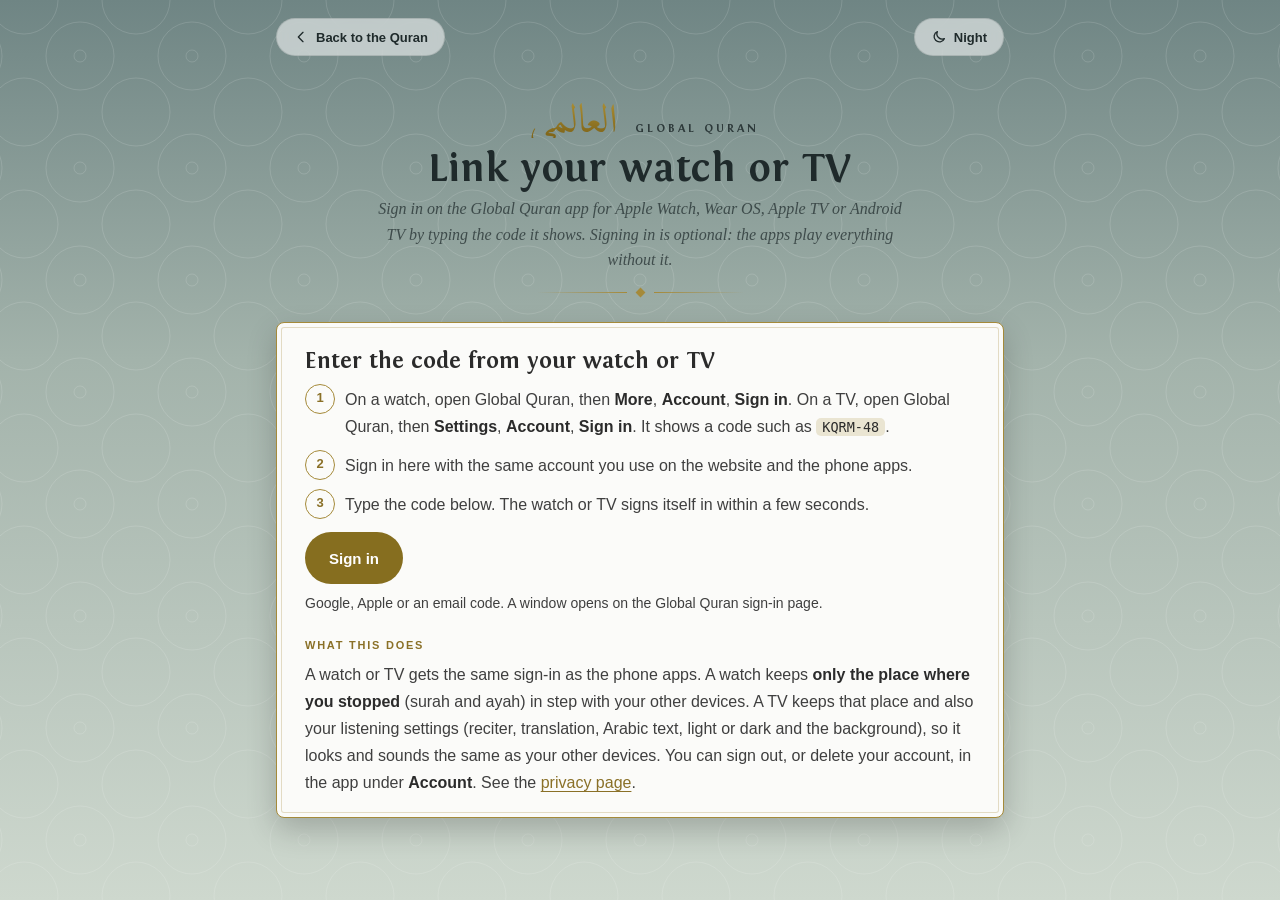
<file: watch.html>
<!doctype html>
<html lang="en">
<head>
<meta charset="utf-8">
<meta name="viewport" content="width=device-width, initial-scale=1, minimum-scale=1, viewport-fit=cover">
<title>Link your watch or TV · Global Quran</title>
<meta name="description" content="Sign in on the Global Quran app for Apple Watch, Wear OS, Apple TV or Android TV by typing the code the device shows.">
<meta name="robots" content="noindex">
<link rel="canonical" href="https://globalquran.com/watch">
<link rel="icon" href="/favicon.ico" sizes="any">
<link rel="icon" type="image/png" sizes="32x32" href="/img/icons/favicon-32.png">
<link rel="apple-touch-icon" sizes="180x180" href="/img/icons/apple-touch-icon.png">
<meta name="theme-color" content="#1a2224">
<script>
/* the same day / night choice as the reader (gq2.theme = day | night | auto) */
(function () {
  var t = null; try { t = localStorage.getItem("gq2.theme"); } catch (e) {}
  if (t === "night" || (t !== "day" && window.matchMedia && matchMedia("(prefers-color-scheme: dark)").matches)) document.documentElement.classList.add("night");
}());
</script>
<style>
/* A standalone page in the reader's own look: the same tokens as app.css (gold, paper, ink), the Fontin brand face, a golden-framed paper card. */
@font-face { font-family: "AmiriQuran"; src: url(/fonts/AmiriQuran-Regular.ttf) format("truetype"); font-display: swap; }
@font-face { font-family: "Fontin"; font-weight: 700; src: url(/fonts/Fontin-Bold.ttf); font-display: swap; }
:root {
  --gold: #a58a3a; --gold-fill: #866e1f; --accent: #d5b75b; --cite: #8a7027;
  --ink: #131313; --tr-ink: #3f3f3f; --line: #d4d2c8; --head: #2b2b2b;
  --paper-c: #fbfbf9; --paper-b: #f4f4f1;
  --ctl-bg: rgba(255,255,255,.55); --ctl-hover: rgba(165,138,58,.14); --sel: rgba(165,138,58,.2);
  --ui: -apple-system, BlinkMacSystemFont, "Segoe UI", Roboto, "Helvetica Neue", Arial, sans-serif;
  --serif: "Iowan Old Style", "Palatino Linotype", "Book Antiqua", Palatino, Georgia, "Times New Roman", serif;
  --brand: Fontin, Georgia, serif;
  --t: .18s; --r: 10px;
  --bg: url("data:image/svg+xml;utf8,<svg xmlns='http://www.w3.org/2000/svg' width='112' height='112' viewBox='0 0 112 112'><g fill='none' stroke='%23fff' stroke-opacity='.14' stroke-width='.9'><circle cx='56' cy='56' r='34'/><circle cx='0' cy='0' r='34'/><circle cx='112' cy='0' r='34'/><circle cx='0' cy='112' r='34'/><circle cx='112' cy='112' r='34'/><circle cx='56' cy='56' r='6'/></g></svg>") center top / 112px 112px, linear-gradient(180deg, #6f8584 0, #a3b3ab 40%, #ced8ce 100%);
  --on-bg: #1f2a2b; --on-bg-soft: rgba(31,42,43,.72);
}
html.night {
  --ink: #efe9d6; --tr-ink: #c2cac8; --line: #465052; --head: #e6e9e7; --cite: #cfb35a;
  --paper-c: #2e383a; --paper-b: #263032;
  --ctl-bg: rgba(255,255,255,.06); --ctl-hover: rgba(213,183,91,.16); --sel: rgba(213,183,91,.18);
  --bg: url("data:image/svg+xml;utf8,<svg xmlns='http://www.w3.org/2000/svg' width='112' height='112' viewBox='0 0 112 112'><g fill='none' stroke='%23debe60' stroke-opacity='.08' stroke-width='.9'><circle cx='56' cy='56' r='34'/><circle cx='0' cy='0' r='34'/><circle cx='112' cy='0' r='34'/><circle cx='0' cy='112' r='34'/><circle cx='112' cy='112' r='34'/><circle cx='56' cy='56' r='6'/></g></svg>") center top / 112px 112px, linear-gradient(180deg, #1d2a2d 0, #141e20 45%, #0d1516 100%);
  --on-bg: #e9efee; --on-bg-soft: rgba(233,239,238,.7);
}
* { box-sizing: border-box; }
html { scroll-behavior: smooth; scroll-padding-top: 76px; }
body { margin: 0; min-height: 100vh; background: #1d2628; background: var(--bg); background-attachment: fixed; color: var(--tr-ink); font: 16px/1.7 var(--ui); -webkit-font-smoothing: antialiased; text-rendering: optimizeLegibility; }
::selection { background: rgba(213,183,91,.35); }
a { color: var(--cite); text-underline-offset: 3px; } html.night a { color: var(--accent); }
:focus-visible { outline: 2px solid var(--accent); outline-offset: 2px; border-radius: 4px; }

.wrap { width: min(760px, 100%); margin: 0 auto; padding: 18px 16px 64px; padding-left: max(16px, env(safe-area-inset-left)); padding-right: max(16px, env(safe-area-inset-right)); }
.top { display: flex; align-items: center; justify-content: space-between; gap: 10px; margin: 0 0 22px; }
.pill { display: inline-flex; align-items: center; gap: 7px; height: 38px; padding: 0 16px; border-radius: 19px; border: 1px solid transparent; background: var(--ctl-bg); color: var(--on-bg); font: 700 13px var(--ui); text-decoration: none; cursor: pointer; backdrop-filter: blur(6px); transition: background var(--t), border-color var(--t); }
html:not(.night) .pill { border-color: rgba(31,42,43,.14); }
.pill:hover { background: var(--ctl-hover); border-color: var(--gold); }
html.night a.pill, a.pill { color: var(--on-bg); }
.pill svg { width: 16px; height: 16px; stroke: currentColor; stroke-width: 2; fill: none; stroke-linecap: round; stroke-linejoin: round; }

.hero { text-align: center; margin: 4px 0 26px; color: var(--on-bg); }
.brand { display: inline-flex; align-items: baseline; gap: 10px; text-decoration: none; }
.brand .ar { display: inline-block; padding: 0 .18em; font: 40px/1.5 "AmiriQuran", serif;background: linear-gradient(180deg, #c9a944, #7d6318); -webkit-background-clip: text; background-clip: text; color: transparent; }
html.night .brand .ar { background-image: linear-gradient(180deg, #f3de98, #c9a944); }
.brand .en { font: 700 12px/1 var(--brand); letter-spacing: 3px; color: var(--on-bg); opacity: .85; }
.hero h1 { margin: 6px 0 4px; font: 700 clamp(30px, 6vw, 40px)/1.15 var(--brand); letter-spacing: .01em; }
.hero p { margin: 0 auto; max-width: 34em; font: 16px/1.6 var(--serif); font-style: italic; color: var(--on-bg-soft); }
.orn { display: flex; align-items: center; justify-content: center; gap: 10px; margin: 16px auto 0; color: var(--gold); }
.orn::before, .orn::after { content: ""; width: min(90px, 22vw); height: 1px; background: linear-gradient(90deg, transparent, currentColor); }
.orn::after { transform: scaleX(-1); }
.orn i { width: 7px; height: 7px; background: currentColor; transform: rotate(45deg); }

.jump { display: flex; flex-wrap: wrap; justify-content: center; gap: 8px; margin: 0 0 22px; }
.jump .pill { height: 36px; font-size: 13px; }

.card { margin: 0 0 18px; padding: 24px 28px 20px; border: 1px solid var(--gold); border-radius: 8px; background: var(--paper-c); color: var(--tr-ink); box-shadow: 0 12px 30px rgba(0,0,0,.2), inset 0 0 0 4px var(--paper-c), inset 0 0 0 5px rgba(165,138,58,.28); }
html.night .card { box-shadow: 0 12px 30px rgba(0,0,0,.4), inset 0 0 0 4px var(--paper-c), inset 0 0 0 5px rgba(213,183,91,.22); }
.card h2 { margin: 0 0 4px; font: 700 23px/1.25 var(--brand); color: var(--head); display: flex; align-items: center; gap: 10px; flex-wrap: wrap; }
.card h3 { margin: 22px 0 4px; font: 700 11px/1.3 var(--ui); letter-spacing: .16em; text-transform: uppercase; color: var(--cite); }
html.night .card h3 { color: var(--accent); }
.tag { font: 700 11px/1 var(--ui); letter-spacing: .08em; text-transform: uppercase; padding: 5px 9px; border-radius: 12px; background: var(--sel); color: var(--cite); }
html.night .tag { color: var(--accent); }
.card p { margin: 8px 0 0; }
.card p.lead { font: 18px/1.65 var(--serif); color: var(--head); margin-top: 6px; }
.card ul { margin: 8px 0 0; padding: 0; list-style: none; }
.card li { position: relative; margin: 0 0 7px; padding-left: 22px; }
.card li::before { content: ""; position: absolute; left: 4px; top: .72em; width: 6px; height: 6px; background: var(--gold); transform: rotate(45deg); }
.card b { color: var(--head); font-weight: 700; }
code { font: 13.5px ui-monospace, SFMono-Regular, Menlo, monospace; padding: 1px 6px; border-radius: 5px; background: var(--sel); color: var(--head); word-break: break-word; }
.rule { height: 1px; margin: 18px 0 2px; border: 0; background: var(--line); }
.when { text-align: center; margin: 24px 0 0; font: 13px var(--ui); color: var(--on-bg-soft); }

@media (max-width: 520px) {
  .card { padding: 20px 18px 16px; }
  .card h2 { font-size: 21px; }
  .brand .ar { font-size: 34px; }
}
@media (prefers-reduced-motion: reduce) { html { scroll-behavior: auto; } .pill { transition: none; } }

/* the code box and its buttons */
.steps { counter-reset: s; list-style: none; margin: 10px 0 0; padding: 0; }
.steps li { counter-increment: s; position: relative; padding-left: 40px; margin: 0 0 12px; }
.steps li::before { content: counter(s); position: absolute; left: 0; top: -2px; width: 28px; height: 28px; border-radius: 50%; border: 1.5px solid var(--gold); background: none; transform: none; color: var(--cite); font: 700 13px/25px var(--ui); text-align: center; }
html.night .steps li::before { color: var(--accent); }
.field { display: flex; flex-wrap: wrap; gap: 10px; margin: 14px 0 0; }
.field input { flex: 1 1 11em; min-width: 0; height: 52px; padding: 0 16px; border-radius: 10px; border: 1.5px solid var(--line); background: var(--paper-b); color: var(--head); font: 700 26px/1 ui-monospace, SFMono-Regular, Menlo, monospace; letter-spacing: .18em; text-transform: uppercase; text-align: center; }
.field input::placeholder { color: var(--line); letter-spacing: .18em; }
.btn { height: 52px; padding: 0 24px; border-radius: 26px; border: 0; background: var(--gold-fill); color: #fff; font: 700 15px var(--ui); cursor: pointer; transition: filter var(--t); }
.btn:hover { filter: brightness(1.1); } .btn[disabled] { opacity: .5; cursor: default; }
.btn.ghost { background: transparent; color: var(--head); box-shadow: inset 0 0 0 1.5px var(--gold); height: 44px; }
.who { display: flex; align-items: center; justify-content: space-between; gap: 10px; flex-wrap: wrap; padding: 10px 14px; border-radius: 10px; background: var(--sel); color: var(--head); }
.who a { font-size: 14px; }
.msg { margin: 14px 0 0; padding: 12px 14px; border-radius: 10px; font: 15px/1.5 var(--ui); }
.msg.ok { background: rgba(60,140,90,.16); color: var(--head); } .msg.bad { background: rgba(190,70,60,.15); color: var(--head); }
.signin { display: flex; flex-wrap: wrap; gap: 10px; margin: 14px 0 0; }
[hidden] { display: none !important; }

</style>
</head>
<body>
<div class="wrap">
  <div class="top">
    <a class="pill" href="/"><svg viewBox="0 0 24 24" aria-hidden="true"><path d="M15 5l-7 7 7 7"/></svg>Back to the Quran</a>
    <button class="pill" id="theme" type="button" aria-label="Switch between day and night"><svg viewBox="0 0 24 24" aria-hidden="true"><path id="themeIcon" d="M20 14.5A8 8 0 0 1 9.5 4 8 8 0 1 0 20 14.5z"/></svg><span id="themeTxt">Night</span></button>
  </div>

  <header class="hero">
    <a class="brand" href="/" aria-label="Global Quran home"><span class="ar">العالمي</span><span class="en">GLOBAL QURAN</span></a>
    <h1>Link your watch or TV</h1>
    <p>Sign in on the Global Quran app for Apple Watch, Wear OS, Apple TV or Android TV by typing the code it shows. Signing in is optional: the apps play everything without it.</p>
    <div class="orn" aria-hidden="true"><i></i></div>
  </header>

  <section class="card" id="link">
    <h2>Enter the code from your watch or TV</h2>
    <ol class="steps">
      <li>On a watch, open Global Quran, then <b>More</b>, <b>Account</b>, <b>Sign in</b>. On a TV, open Global Quran, then <b>Settings</b>, <b>Account</b>, <b>Sign in</b>. It shows a code such as <code>KQRM-48</code>.</li>
      <li>Sign in here with the same account you use on the website and the phone apps.</li>
      <li>Type the code below. The watch or TV signs itself in within a few seconds.</li>
    </ol>

    <div id="out" hidden>
      <div class="signin"><button class="btn" id="signin" type="button">Sign in</button></div>
      <p style="font-size:14px">Google, Apple or an email code. A window opens on the Global Quran sign-in page.</p>
    </div>

    <div id="in" hidden>
      <div class="who"><span>Signed in as <b id="name"></b></span><a href="#" id="signout">Not you? Sign out</a></div>
      <form class="field" id="form" autocomplete="off">
        <input id="code" name="code" inputmode="text" autocapitalize="characters" autocorrect="off" spellcheck="false" maxlength="9" placeholder="KQRM-48" aria-label="Code shown on the watch or TV" required>
        <button class="btn" id="go" type="submit">Link device</button>
      </form>
    </div>
    <div class="msg" id="msg" role="status" aria-live="polite" hidden></div>

    <h3>What this does</h3>
    <p>A watch or TV gets the same sign-in as the phone apps. A watch keeps <b>only the place where you stopped</b> (surah and ayah) in step with your other devices. A TV keeps that place and also your listening settings (reciter, translation, Arabic text, light or dark and the background), so it looks and sounds the same as your other devices. You can sign out, or delete your account, in the app under <b>Account</b>. See the <a href="/privacy">privacy page</a>.</p>
  </section>
</div>

<script>
(function () {
  "use strict";
  /* Where things are. Overrides (for testing) only for localhost and our own hosts, like the reader's sign-in. */
  var qs = new URLSearchParams(location.search);
  function okHost(h) { return h === "localhost" || h === "127.0.0.1" || /(^|\.)globalquran\.com$/.test(h); }
  function base(v, fb) { try { var u = new URL(v); return okHost(u.hostname) ? u.origin : fb; } catch (e) { return fb; } }
  var AUTH = base(window.GQ_AUTH_URL || qs.get("auth"), "https://api-login.globalquran.com");
  var LOGIN = base(window.GQ_LOGIN_URL || qs.get("loginurl"), "https://login.globalquran.com");
  var $ = function (id) { return document.getElementById(id); };
  var out = $("out"), inn = $("in"), msg = $("msg"), user = null;

  function say(text, ok) { msg.textContent = text; msg.className = "msg " + (ok ? "ok" : "bad"); msg.hidden = !text; }
  function render() {
    out.hidden = !!user; inn.hidden = !user;
    if (user) { $("name").textContent = user.name || user.email || "your account"; $("code").focus(); }
  }
  function check() {
    return fetch(AUTH + "/api/gq/session", { credentials: "include", headers: { Accept: "application/json" } })
      .then(function (r) { return r.ok ? r.json() : null; }).then(function (s) { user = s && s.user ? s.user : null; })
      .catch(function () { user = null; }).then(render);
  }

  $("signin").addEventListener("click", function () {
    var u = new URL(LOGIN + "/");
    u.searchParams.set("mode", "popup"); u.searchParams.set("origin", location.origin); u.searchParams.set("reason", "watch");
    var w = window.open(u.href, "gq-login", "popup=yes,width=440,height=700");
    if (!w) { var f = new URL(LOGIN + "/"); f.searchParams.set("reason", "watch"); f.searchParams.set("redirect", location.href); location.href = f.href; return; }
    var t = setInterval(function () { if (w.closed) { clearInterval(t); check(); } }, 700);
  });
  addEventListener("message", function (e) { if (e.origin === LOGIN && e.data && e.data.type === "gq-login") check(); });

  $("signout").addEventListener("click", function (e) {
    e.preventDefault();
    fetch(AUTH + "/api/v1/auth/logout", { method: "POST", credentials: "include" }).catch(function () {}).then(function () { user = null; say("", true); render(); });
  });

  $("code").addEventListener("input", function () {   // KQRM48 -> KQRM-48 while typing
    var c = this.value.toUpperCase().replace(/[^A-Z0-9]/g, "").slice(0, 6);
    this.value = c.length > 4 ? c.slice(0, 4) + "-" + c.slice(4) : c;
  });
  $("form").addEventListener("submit", function (e) {
    e.preventDefault();
    var code = $("code").value.trim(); if (!code) return;
    var go = $("go"); go.disabled = true; say("", true);
    fetch(AUTH + "/api/gq/app/device/approve", { method: "POST", credentials: "include", headers: { "Content-Type": "application/json", Accept: "application/json" }, body: JSON.stringify({ user_code: code }) })
      .then(function (r) { return r.json().catch(function () { return {}; }).then(function (b) { return { ok: r.ok, status: r.status, b: b }; }); })
      .then(function (r) {
        if (r.ok) { say("Linked. Your " + (r.b.device || "device") + " is signing in; you can close this page.", true); $("code").value = ""; }
        else if (r.status === 401) { user = null; render(); say("Please sign in again, then enter the code.", false); }
        else say(r.b.detail || "That did not work. Check the code on the screen and try again.", false);
      })
      .catch(function () { say("Could not reach Global Quran. Check your connection and try again.", false); })
      .then(function () { go.disabled = false; });
  });

  check();
}());
</script>
<script>
(function () {
  var root = document.documentElement, btn = document.getElementById("theme"), txt = document.getElementById("themeTxt"), ico = document.getElementById("themeIcon");
  var MOON = "M20 14.5A8 8 0 0 1 9.5 4 8 8 0 1 0 20 14.5z", SUN = "M12 4V2m0 20v-2m8-8h2M2 12h2m13.7-5.7 1.4-1.4M4.9 19.1l1.4-1.4m0-11.4L4.9 4.9m14.2 14.2-1.4-1.4M12 8a4 4 0 1 0 0 8 4 4 0 0 0 0-8z";
  function show() { var n = root.classList.contains("night"); txt.textContent = n ? "Day" : "Night"; ico.setAttribute("d", n ? SUN : MOON); }
  btn.addEventListener("click", function () {
    var n = !root.classList.contains("night"); root.classList.toggle("night", n);
    try { localStorage.setItem("gq2.theme", n ? "night" : "day"); } catch (e) {}
    show();
  });
  show();
}());
</script>
</body>
</html>
</file>
<file: app.css>
/* Global Quran — surah reader (site + embeddable). No page turning: one surah scrolls inside a framed page,
   with the ayah ribbon as its fast scroller. */
@font-face { font-family: "MeQuran"; src: url(fonts/me_quran-webfont.woff) format("woff"); }
@font-face { font-family: "KFCNaskh"; src: url(fonts/KFCNaskh.woff) format("woff"); }
@font-face { font-family: "AmiriQuran"; src: url(fonts/AmiriQuran-Regular.ttf) format("truetype"); }
@font-face { font-family: "SurahNames"; src: url(fonts/sura_names.woff2) format("woff2"); font-display: block; }
@font-face { font-family: "Fontin"; font-weight: 700; src: url(fonts/Fontin-Bold.ttf); }

:root {
  --hh: 54px; --rh: 22px; --sh: 0px; --foot: 90px;
  --gold: #a58a3a; --gold-fill: #866e1f; --accent: #d5b75b; --cite: #8a7027;
  --ink: #131313; --tr-ink: #4c4c4c; --line: #d4d2c8; --head: #333;
  --paper-a: #e6e6e2; --paper-b: #f4f4f1; --paper-c: #fbfbf9;
  --ar-font: "AmiriQuran", "MeQuran", serif; --ar-k: 1.05;
  --fs-ar: 32px; --fs-tr: 17px;
  /* type: a system UI stack for controls, a book serif for translations and running text, Fontin for brand labels */
  --ui: -apple-system, BlinkMacSystemFont, "Segoe UI", Roboto, "Helvetica Neue", Arial, sans-serif;
  --serif: "Iowan Old Style", "Palatino Linotype", "Book Antiqua", Palatino, Georgia, "Times New Roman", serif;
  --brand: Fontin, Georgia, serif;
  /* controls: one look for every pill, segment and icon button; motion is short and shared */
  --ctl-bg: rgba(255,255,255,.45); --ctl-hover: rgba(165,138,58,.12); --sel: rgba(165,138,58,.16); --sel-strong: rgba(165,138,58,.26);
  --t: .18s; --ease: cubic-bezier(.2,.7,.2,1); --r: 10px;
  --side-w: 300px; --rbw: 46px; --rov: calc(var(--rbw) * .4); --fz: .8; --pad: 14px;
  --bar-a: #2f3b3c; --bar-b: #3c494a;
  /* sidebar (day = light paper) */
  --sb-a: #f6f5ef; --sb-b: #eceae0; --sb-ink: #2b3434; --sb-mute: #5a6665; --sb-dim: #525d5c; --sb-line: rgba(40,50,50,.12);
  --sb-hover: rgba(40,50,50,.06); --sb-field: rgba(40,50,50,.07); --sb-sel: rgba(165,138,58,.17); --sb-gold: #78590f; --sb-ctl: #fff;
  /* tajweed */
  --tj-h: #9aa3a0; --tj-s: #9aa3a0; --tj-l: #9aa3a0; --tj-n: #c0a000; --tj-p: #ff8000; --tj-m: #c00000; --tj-o: #e00000;
  --tj-q: #20a0ff; --tj-c: #00b000; --tj-f: #00b000; --tj-w: #4040e0; --tj-i: #00b000; --tj-a: #4040e0; --tj-u: #4040e0; --tj-d: #4040e0; --tj-b: #4040e0; --tj-g: #00b000;
}
html.font-me { --ar-font: "MeQuran", "Scheherazade", serif; --ar-k: 1; }
html.font-kfc { --ar-font: "KFCNaskh", "AmiriQuran", serif; --ar-k: 1; }
html.night {
  --ink: #efe9d6; --tr-ink: #b9c1bf; --line: #465052; --head: #d4d8d6; --cite: #cfb35a;
  --paper-a: #192022; --paper-b: #263032; --paper-c: #2e383a;
  --ctl-bg: rgba(255,255,255,.06); --ctl-hover: rgba(213,183,91,.16); --sel: rgba(213,183,91,.16); --sel-strong: rgba(213,183,91,.28);
  --sb-a: #2a3536; --sb-b: #222c2d; --sb-ink: #e5ecea; --sb-mute: #aebbb9; --sb-dim: #bcc9c6; --sb-line: rgba(255,255,255,.08);
  --sb-hover: rgba(255,255,255,.07); --sb-field: rgba(255,255,255,.08); --sb-sel: rgba(213,183,91,.18); --sb-gold: #dfc366; --sb-ctl: #1b2425;
  --tj-h: #8c9896; --tj-s: #8c9896; --tj-l: #8c9896; --tj-n: #e6c84a; --tj-p: #ffa04a; --tj-m: #ff4a4a; --tj-o: #ff5c5c;
  --tj-q: #5cc0ff; --tj-c: #4cdc5c; --tj-f: #4cdc5c; --tj-w: #8c8cff; --tj-i: #4cdc5c; --tj-a: #8c8cff; --tj-u: #8c8cff; --tj-d: #8c8cff; --tj-b: #8c8cff; --tj-g: #4cdc5c;
}
* { box-sizing: border-box; }
html, body { margin: 0; height: 100%; }
body { font-family: var(--ui); color: #555; background: #1d2628; overflow: hidden; -webkit-font-smoothing: antialiased; text-rendering: optimizeLegibility; }
button, select, input { font: inherit; color: inherit; }
button { cursor: pointer; }
::selection { background: rgba(213,183,91,.35); }
svg { fill: none; width: 20px; height: 20px; flex: none; }
svg use { pointer-events: none; }
:focus-visible { outline: 2px solid var(--accent); outline-offset: 2px; }

/* ---------------- shell ---------------- */
.app { height: 100vh; height: 100dvh; display: grid; grid-template-columns: var(--side-w) minmax(0, 1fr); overflow: hidden; overflow: clip;
  background: url("data:image/svg+xml;utf8,<svg xmlns='http://www.w3.org/2000/svg' width='112' height='112' viewBox='0 0 112 112'><g fill='none' stroke='%23fff' stroke-opacity='.14' stroke-width='.9'><circle cx='56' cy='56' r='34'/><circle cx='0' cy='0' r='34'/><circle cx='112' cy='0' r='34'/><circle cx='0' cy='112' r='34'/><circle cx='112' cy='112' r='34'/><circle cx='56' cy='56' r='6'/></g></svg>") center / 112px 112px, linear-gradient(180deg, #6f8584 0, #a3b3ab 40%, #ced8ce 100%); }
html.night .app { background: url("data:image/svg+xml;utf8,<svg xmlns='http://www.w3.org/2000/svg' width='112' height='112' viewBox='0 0 112 112'><g fill='none' stroke='%23debe60' stroke-opacity='.08' stroke-width='.9'><circle cx='56' cy='56' r='34'/><circle cx='0' cy='0' r='34'/><circle cx='112' cy='0' r='34'/><circle cx='0' cy='112' r='34'/><circle cx='112' cy='112' r='34'/><circle cx='56' cy='56' r='6'/></g></svg>") center / 112px 112px, linear-gradient(180deg, #1d2a2d 0, #141e20 45%, #0d1516 100%); }
.main { display: flex; flex-direction: column; min-width: 0; min-height: 0; position: relative; overflow: clip; }

/* ---------------- sidebar ---------------- */
.side { display: flex; flex-direction: column; min-height: 0; color: var(--sb-ink); background: linear-gradient(180deg, var(--sb-a), var(--sb-b)); box-shadow: 1px 0 0 var(--sb-line), 2px 0 14px rgba(0,0,0,.14); z-index: 60; }
html.night .side { box-shadow: 1px 0 0 var(--sb-line), 2px 0 14px rgba(0,0,0,.35); }
.brand { display: flex; align-items: center; gap: 12px; padding: 18px 18px 14px; text-decoration: none; color: var(--sb-ink); border-radius: 12px; transition: opacity var(--t); } .brand:hover { opacity: .85; }
.brand-mark { width: 32px; height: 56px; flex: none; filter: drop-shadow(0 1px 2px rgba(0,0,0,.25)); }
.brand-txt { display: flex; flex-direction: column; gap: 8px; }
.brand-ar { font: 27px/1.5 "AmiriQuran", var(--ar-font); margin: -2px 0 0; background: linear-gradient(180deg, #c9a944, #7d6318); -webkit-background-clip: text; background-clip: text; color: transparent; }
html.night .brand-ar { background-image: linear-gradient(180deg, #f3de98, #c9a944); }
.brand-en { font: 700 10.5px/1 var(--brand); letter-spacing: 2.4px; color: var(--sb-gold); }
.side-tabs { overflow: hidden; display: flex; gap: 2px; margin: 0 12px 10px; padding: 3px; border-radius: 12px; background: var(--sb-field); }
.side-tabs button { flex: 1; display: flex; align-items: center; justify-content: center; gap: 6px; min-width: auto; text-align: center; padding: 8px 6px; border: 0; border-radius: 9px; background: none; color: var(--sb-mute); font-size: 12.5px; font-weight: 600; transition: background var(--t), color var(--t), box-shadow var(--t); }
@media (max-width: 359px) { html:not([lang="en"]) .side-tabs button { flex-direction: column; gap: 3px; padding: 6px 3px; font-size: 11.5px; } }   /* long tab names on the smallest phones: icon above the word */
.side-tabs button svg { width: 17px; height: 17px; stroke: currentColor; stroke-width: 1.9; }
.side-tabs button:hover { color: var(--sb-ink); }
.side-tabs button.on { background: var(--sb-ctl); color: var(--sb-gold); box-shadow: 0 1px 2px rgba(0,0,0,.1); }
.side-body { flex: 1; min-height: 0; overflow: hidden; display: flex; }
.tab { display: none; flex: 1; min-height: 0; flex-direction: column; overflow-y: auto; padding: 10px 12px 14px; scrollbar-width: thin; scrollbar-color: var(--sb-line) transparent; }
.tab.on { display: flex; }
.sfield { display: flex; align-items: center; gap: 8px; margin: 2px 0 8px; padding: 0 12px; height: 38px; border-radius: 19px; border: 1px solid transparent; background: var(--sb-field); color: var(--sb-mute); flex: none; transition: border-color var(--t), background var(--t); }
.sfield:focus-within { border-color: var(--gold); background: var(--sb-ctl); }
.sfield svg { stroke: currentColor; stroke-width: 2; width: 17px; height: 17px; }
.sfield input { flex: 1; min-width: 0; background: none; border: 0; outline: 0; color: var(--sb-ink); font-size: 14px; }
.sfield input::placeholder { color: var(--sb-dim); }
.surah-list, .mark-list { list-style: none; margin: 0; padding: 0; }
.surah-list button, .mark-list button { display: flex; align-items: center; gap: 11px; width: 100%; padding: 8px 10px; border: 0; border-radius: var(--r); background: none; color: var(--sb-ink); text-align: start; transition: background var(--t); }
.surah-list button:hover, .mark-list button:hover { background: var(--sb-hover); }
.surah-list button.cur { background: var(--sb-sel); box-shadow: inset 3px 0 0 var(--sb-gold); }
/* the number sits in a small ring medallion (curves only; no star shape anywhere in the design) */
.s-no { flex: none; width: 34px; height: 34px; display: grid; place-items: center; font-size: 11.5px; font-weight: 600; color: var(--sb-gold);
  background: url("data:image/svg+xml;utf8,<svg xmlns='http://www.w3.org/2000/svg' viewBox='0 0 34 34'><g fill='none' stroke='%23a5842a'><circle cx='17' cy='17' r='14.5' stroke-width='1.1'/><circle cx='17' cy='17' r='12' stroke-width='.8' stroke-dasharray='1.6 2.4'/></g></svg>") center / contain no-repeat; }
.s-nm { flex: 1; min-width: 0; display: flex; flex-direction: column; gap: 2px; font-size: 14px; font-weight: 600; line-height: 1.2; }
.s-nm small { color: var(--sb-dim); font-size: 12px; font-weight: 400; } .s-nm, .s-nm small { white-space: nowrap; overflow: hidden; text-overflow: ellipsis; }
.s-ar { font-size: 27px; color: var(--sb-ink); }
.mark-list li { margin: 0; } .mark-list .empty { color: var(--sb-dim); font-size: 13px; padding: 10px 6px; line-height: 1.5; }
.set { display: flex; align-items: center; justify-content: space-between; gap: 12px; padding: 11px 4px; border-bottom: 1px solid var(--sb-line); font-size: 14px; color: var(--sb-ink); }
.set span { flex: 0 1 auto; min-width: min-content; }   /* long labels wrap: with flex none they pushed the whole panel sideways */
.set select, .set-btn { min-width: 0; }
.set select { max-width: 62%; padding: 6px 8px; border: 1px solid var(--sb-line); border-radius: 8px; background: var(--sb-ctl); color: var(--sb-ink); font-size: 13px; }
.set-btn { max-width: 62%; padding: 6px 10px; border: 1px solid var(--sb-line); border-radius: 8px; background: var(--sb-ctl); color: var(--sb-ink); font-size: 13px; text-align: start; overflow: hidden; text-overflow: ellipsis; white-space: nowrap; transition: border-color var(--t); }
.set-btn:hover, .set select:hover { border-color: var(--gold); }
.set-btn::after { content: " ›"; color: var(--sb-gold); }
.set input[type=range] { width: 52%; accent-color: #b8962e; }
.set.chk { justify-content: flex-start; align-items: flex-start; } .set.chk input { margin-top: 3px; accent-color: #b8962e; }
.set-h { margin: 16px 4px 6px; font-size: 11px; letter-spacing: .08em; text-transform: uppercase; color: var(--sb-dim); font-weight: 700; }
.legend { display: grid; grid-template-columns: 1fr 1fr; gap: 6px 10px; margin: 0 4px; padding: 0; list-style: none; font-size: 12.5px; color: var(--sb-mute); }
.legend li { display: flex; align-items: center; gap: 7px; line-height: 1.2; }
.legend li span { color: var(--sb-mute); }
.legend i { flex: none; width: 10px; height: 10px; border-radius: 50%; background: currentColor; }
.side-foot { padding: 10px 16px 14px; font-size: 11px; color: var(--sb-dim); border-top: 1px solid var(--sb-line); } .side-foot a { color: var(--sb-mute); text-decoration: none; font-weight: 700; }
.scrim { display: none; }

/* desktop: sidebar can be folded away */
@media (min-width: 1100px) { .app.side-off { grid-template-columns: 0 minmax(0, 1fr); } .app.side-off .side { visibility: hidden; overflow: hidden; box-shadow: none; } }

/* ---------------- page header (lives on the page: menu, surah banner, reading options) ---------------- */
.icon-btn { display: grid; place-items: center; width: 38px; height: 38px; border: 0; border-radius: 50%; background: rgba(128,128,128,.14); color: var(--head); flex: none; transition: background var(--t), color var(--t), transform var(--t); }
.icon-btn:hover { background: var(--ctl-hover); color: var(--ink); } .icon-btn:active { transform: scale(.94); }
.icon-btn svg { stroke: currentColor; stroke-width: 2.2; }
.icon-btn:disabled { opacity: .3; pointer-events: none; }
.aa { font: 700 13px/1 var(--ui); letter-spacing: -.02em; }

/* ---------------- reader: framed paper + ribbon ---------------- */
.reader { position: relative; flex: 1; min-height: 0; padding: 18px 20px 16px; display: flex; justify-content: center; overflow: hidden; overflow: clip; }
.arabesque { position: absolute; left: 50%; top: -30px; width: 720px; max-width: none; transform: translateX(-50%); opacity: .5; filter: url(#fTeal); pointer-events: none; }
html.night .arabesque { opacity: .35; filter: url(#fTeal) brightness(.7); }
.book { position: relative; width: 100%; max-width: 1180px; min-height: 0; }
.reader { isolation: isolate; }
.book::before { content: ""; position: absolute; z-index: -1; inset: -30px -20px -10px; pointer-events: none; background: radial-gradient(ellipse at 50% 45%, rgba(255,243,205,.45), rgba(255,243,205,0) 68%); }
html.night .book::before { background: radial-gradient(ellipse at 50% 45%, rgba(213,183,91,.13), rgba(213,183,91,0) 68%); }
.paper { position: absolute; inset-block: 0; inset-inline: 0 calc(var(--rbw) * .6); border-radius: 8px; overflow: hidden; background: linear-gradient(90deg, var(--paper-a), var(--paper-b) 4%, var(--paper-c) 14%); box-shadow: 0 10px 26px rgba(15,28,26,.4), inset 10px 0 18px -10px rgba(0,0,0,.28); }
.paper::before { content: ""; position: absolute; inset: 0; pointer-events: none; opacity: .5; mix-blend-mode: multiply; z-index: 1;
  background-image: url("data:image/svg+xml;utf8,<svg xmlns='http://www.w3.org/2000/svg' width='180' height='180'><filter id='n' x='0' y='0' width='100%' height='100%'><feTurbulence type='fractalNoise' baseFrequency='.85' numOctaves='2' stitchTiles='stitch'/><feColorMatrix values='0 0 0 0 .35  0 0 0 0 .32  0 0 0 0 .27  0 0 0 .5 -.1'/></filter><rect width='180' height='180' filter='url(%23n)'/></svg>"); background-size: 180px 180px; }
html.night .paper::before { opacity: .18; }
.frame { position: absolute; inset-block: 10px; inset-inline: 10px calc(10px + var(--rov)); pointer-events: none; z-index: 2; --f: calc(30px * var(--fz)); }
.frame i { position: absolute; display: block; background-repeat: no-repeat; }
.mf-t { left: var(--f); right: var(--f); top: 0; height: var(--f); background-image: url(img/frame_tm@4x.webp); background-size: calc(45px * var(--fz)) calc(270px * var(--fz)); background-repeat: repeat-x !important; }
.mf-b { left: var(--f); right: var(--f); bottom: 0; height: var(--f); background-image: url(img/frame_bm@4x.webp); background-size: calc(45px * var(--fz)) calc(487px * var(--fz)); background-position: 0 100%; background-repeat: repeat-x !important; }
.mf-l { left: 0; top: var(--f); bottom: var(--f); width: var(--f); background-image: url(img/frame_ml@4x.webp); background-size: calc(135px * var(--fz)) calc(45px * var(--fz)); background-repeat: repeat-y !important; }
.mf-r { right: 0; top: var(--f); bottom: var(--f); width: var(--f); background-image: url(img/frame_mr@4x.webp); background-size: calc(316px * var(--fz)) calc(45px * var(--fz)); background-position: 100% 0; background-repeat: repeat-y !important; }
.mf-tl, .mf-tr, .mf-bl, .mf-br { width: var(--f); height: var(--f); }
.mf-tl { left: 0; top: 0; background-image: url(img/frame_tl@4x.webp); background-size: calc(135px * var(--fz)) calc(270px * var(--fz)); }
.mf-tr { right: 0; top: 0; background-image: url(img/frame_tr@4x.webp); background-size: calc(316px * var(--fz)) calc(270px * var(--fz)); background-position: 100% 0; }
.mf-bl { left: 0; bottom: 0; background-image: url(img/frame_bl@4x.webp); background-size: calc(135px * var(--fz)) calc(487px * var(--fz)); background-position: 0 100%; }
.mf-br { right: 0; bottom: 0; background-image: url(img/frame_br@4x.webp); background-size: calc(316px * var(--fz)) calc(487px * var(--fz)); background-position: 100% 100%; }
html.night .frame { filter: brightness(.92); }

.paper, .scroll { --inset: calc(10px + 30px * var(--fz) + var(--pad)); }
.scroll, .svscroll { position: absolute; z-index: 3; inset-inline-start: var(--inset); inset-inline-end: calc(var(--inset) + var(--rov)); top: calc(10px + 30px * var(--fz) + 8px + var(--hh) + var(--rh) + var(--sh)); bottom: calc(10px + 30px * var(--fz) + var(--foot));
  overflow-y: auto; overflow-x: hidden; scrollbar-width: none; overscroll-behavior: contain; container-type: inline-size; outline: none; }
.scroll::-webkit-scrollbar, .svscroll::-webkit-scrollbar { display: none; }
.fade { position: absolute; z-index: 4; inset-inline-start: calc(10px + 30px * var(--fz) + 2px); inset-inline-end: calc(10px + 30px * var(--fz) + 2px + var(--rov)); height: 22px; pointer-events: none; }
.fade-t { top: calc(10px + 30px * var(--fz) + 8px + var(--hh) + var(--rh) + var(--sh)); background: linear-gradient(var(--paper-c), transparent); }
.fade-b { bottom: calc(10px + 30px * var(--fz) + var(--foot)); background: linear-gradient(transparent, var(--paper-c)); }
.inner { padding: 4px 4px 36px; }

/* mushaf glyph font */
.qcf { font-size: calc(var(--fs-ar) * 1.45); line-height: 2; }
html.tj-on.night .qcf .g { filter: invert(1) hue-rotate(180deg); }   /* colour font bakes its black in: flip lightness, keep hues */
.qcf .w, .qcf .qe { margin-left: .16em; }
@media (max-width: 719px) { .qcf { font-size: calc(var(--fs-ar) * 1.6); line-height: 2; } html .bism.qcf { font-size: calc(var(--fs-ar) * 1.25); } }
.w.q { position: relative; }
.bism.qcf { font-size: calc(var(--fs-ar) * 1.6); line-height: 2; font-family: inherit; }
.bism.qcf .w { margin: 0 .08em; }
/* surah names: calligraphic ligature font; never follows the Arabic font setting */
.sn { font-family: "SurahNames", serif; font-weight: 400; line-height: 1; white-space: nowrap; }
.sr { position: absolute; width: 1px; height: 1px; overflow: hidden; clip: rect(0 0 0 0); white-space: nowrap; }

/* tajweed */
.tj-h, .tj-s, .tj-l { color: var(--tj-h); } .tj-n { color: var(--tj-n); } .tj-p { color: var(--tj-p); } .tj-m, .tj-o { color: var(--tj-m); }
.tj-q { color: var(--tj-q); } .tj-c, .tj-f, .tj-w { color: var(--tj-c); } .tj-i { color: var(--tj-i); } .tj-a { color: var(--tj-a); }
.tj-u, .tj-d, .tj-b { color: var(--tj-u); } .tj-g { color: var(--tj-g); }
.tj-on .tj-h, .tj-on .tj-s, .tj-on .tj-l { opacity: .85; } .legend li.tj-h, .legend li.tj-s, .legend li.tj-l { opacity: 1; }

/* tajweed key (floating, so it works on phones too) */
/* tajweed key: a printed legend strip along the foot of the page, opening a framed panel */
.tj-strip { flex: 1 1 auto; min-width: 0; height: 100%; display: flex; align-items: center; gap: 14px; padding: 0; overflow-x: auto; scrollbar-width: none; white-space: nowrap; border: 0; background: none; color: var(--tr-ink); cursor: pointer; text-align: start; }
.tj-strip::-webkit-scrollbar { display: none; }
.tj-strip[hidden], .tj-key[hidden] { display: none; }
.tj-strip .lbl { flex: none; font: 700 11px/1 var(--brand); letter-spacing: .12em; text-transform: uppercase; color: var(--cite); }
.tj-strip .g { flex: none; display: inline-flex; align-items: center; gap: 5px; font: 12px/1 var(--serif); font-style: italic; }
.tj-strip .g i, .legend i { border-radius: 50%; background: currentColor; }
.tj-strip .g i { width: 8px; height: 8px; }
.tj-strip .more { flex: none; margin-inline-start: auto; font: 700 11px/1 var(--brand); letter-spacing: .08em; color: var(--cite); }
.tj-strip:hover .more { text-decoration: underline; }
.tj-key { position: absolute; z-index: 6; inset-inline-start: var(--inset); inset-inline-end: calc(var(--inset) + var(--rov)); bottom: calc(10px + 30px * var(--fz) + var(--foot) - 4px); max-height: calc(100% - 150px - var(--foot)); overflow-y: auto; padding: 14px 16px 16px; background: var(--paper-c); border: 1px solid var(--cite); outline: 3px double rgba(165,138,58,.35); outline-offset: -7px; border-radius: 3px; box-shadow: 0 -6px 18px rgba(0,0,0,.22); color: var(--head); }
.tj-key-h { display: flex; align-items: center; justify-content: space-between; margin-bottom: 12px; font: 700 14px/1 var(--brand); letter-spacing: .1em; text-transform: uppercase; color: var(--cite); }
.tj-key-h .icon-btn { width: 28px; height: 28px; background: rgba(128,128,128,.14); color: var(--head); } .tj-key-h .icon-btn svg { width: 15px; height: 15px; }
.tj-key .legend { margin: 0; gap: 9px 14px; font-size: 13.5px; } .tj-key .legend li span { color: var(--head); } .tj-key .legend i { width: 11px; height: 11px; }
@media (max-width: 479px) { .phead { gap: 3px; } .hgrp { gap: 3px; } .hbtn { width: 30px; height: 30px; } .shf-tr > span { display: none; } .shf-tr select { max-width: 200px; } .subhead { padding-inline-start: 8px; } .sh-in { gap: 6px 10px; } .shf { gap: 6px; font-size: 12px; } .pbtn { min-width: 36px; padding: 0 10px; } .tj-key .legend { grid-template-columns: 1fr; gap: 7px; } .tj-strip { gap: 11px; } }

/* page header */
.phead { position: absolute; z-index: 6; inset-inline-start: var(--inset); inset-inline-end: calc(var(--inset) + var(--rov)); top: calc(10px + 30px * var(--fz) + 6px); height: var(--hh); display: grid; grid-template-columns: auto minmax(0, 1fr) auto; align-items: center; gap: 8px; }
.hbtn { display: grid; place-items: center; width: 36px; height: 36px; border: 1px solid var(--line); border-radius: 50%; background: var(--ctl-bg); color: var(--head); padding: 0; transition: background var(--t), border-color var(--t), color var(--t), transform var(--t); }
.hbtn:hover { border-color: var(--gold); background: var(--ctl-hover); } .hbtn:active { transform: scale(.94); } #btnTools[aria-expanded="true"] { background: var(--gold-fill); border-color: var(--gold); color: #fff; }
.hbtn svg { stroke: currentColor; stroke-width: 2.2; width: 18px; height: 18px; } .aa { font: 700 13px/1 var(--ui); letter-spacing: -.02em; }
.cartwrap { display: flex; justify-content: center; min-width: 0; }
.cart { position: relative; width: min(100%, 340px); aspect-ratio: 322 / 46; }
.cart img { display: block; width: 100%; height: 100%; pointer-events: none; }
html.night .cart img { filter: brightness(.5) contrast(1.15); }
.cz { position: absolute; top: 0; bottom: 0; display: grid; place-items: center; padding: 0; border: 0; border-radius: 8px; background: none; color: var(--ink); cursor: pointer; }
.cz-l { inset-inline-start: 0; width: 24%; } .cz-r { inset-inline-end: 0; width: 24%; } .cz-m { left: 24%; right: 24%; }
.cz { transition: background var(--t); } .cz:hover { background: var(--sel); } .cz:disabled { cursor: default; background: none; opacity: .35; }
.cz-m[aria-expanded="true"] { background: var(--sel); }
.cz .sn { display: block; font-size: 30px; pointer-events: none; }
.cart-saved { display: none; font: 700 15px/1 var(--brand); letter-spacing: .12em; text-transform: uppercase; color: var(--ink); pointer-events: none; }
.saved-on #cartName { display: none; } .saved-on .cart-saved { display: block; }
.saved-on .scroll { display: none; } .svscroll[hidden] { display: none; }
.saved-on .rb-track { opacity: .3; pointer-events: none; }

.hgrp { display: flex; gap: 6px; }
#btnTools[aria-expanded="true"] { background: var(--gold-fill); border-color: var(--gold); color: #fff; }

/* docked options sub-header under the banner */
.subhead { position: absolute; z-index: 6; inset-inline-start: var(--inset); inset-inline-end: calc(var(--inset) + var(--rov)); top: calc(10px + 30px * var(--fz) + 6px + var(--hh) + var(--rh)); display: flex; align-items: center; gap: 10px; padding-block: 8px; padding-inline: 12px 4px; border-top: 1px solid var(--line); border-bottom: 1px solid var(--line); background: linear-gradient(var(--paper-c), var(--paper-b)); }
.subhead[hidden] { display: none; }
.sh-in { flex: 1; min-width: 0; display: flex; flex-wrap: wrap; align-items: center; gap: 6px 20px; }
.shf { display: flex; align-items: center; gap: 8px; font-size: 13px; color: var(--tr-ink); }
.shf > span:first-child, .shf-lbl { font: 600 10.5px/1 var(--ui); letter-spacing: .1em; text-transform: uppercase; color: var(--cite); }
.shf select { min-width: 0; max-width: 180px; padding: 5px 8px; border: 1px solid var(--line); border-radius: 8px; background: var(--paper-b); color: var(--ink); font-size: 13px; }
.sh-x { width: 30px; height: 30px; align-self: flex-start; } .sh-x svg { width: 15px; height: 15px; }

/* popovers on the page (reading options, surah picker): same printed-panel look as the tajweed key */
.pop { position: absolute; z-index: 8; top: calc(10px + 30px * var(--fz) + 8px + var(--hh) + var(--rh)); padding: 12px 16px 14px; background: var(--paper-c); border: 1px solid var(--cite); outline: 3px double rgba(165,138,58,.35); outline-offset: -7px; border-radius: 6px; box-shadow: 0 14px 34px rgba(0,0,0,.26), 0 2px 6px rgba(0,0,0,.12); color: var(--head); animation: pop-in var(--t) var(--ease); }
@keyframes pop-in { from { opacity: 0; transform: translateY(-4px); } }
.pop[hidden] { display: none; }
.tools { inset-inline-end: calc(var(--inset) + var(--rov)); width: min(310px, calc(100% - 2 * var(--inset) - var(--rov))); }
.trow { display: flex; align-items: center; justify-content: space-between; gap: 12px; padding: 9px 0; border-bottom: 1px solid var(--line); font-size: 14px; } .trow:last-child { border-bottom: 0; }
.trow select { min-width: 0; max-width: 58%; padding: 6px 8px; border: 1px solid var(--line); border-radius: 6px; background: var(--paper-b); color: var(--ink); font-size: 13px; }
.pgrp { display: flex; gap: 6px; }
.pbtn { display: inline-flex; align-items: center; justify-content: center; min-width: 40px; height: 32px; padding: 0 12px; border: 1px solid var(--line); border-radius: 16px; background: var(--ctl-bg); color: var(--head); font-size: 13px; font-weight: 600; transition: background var(--t), border-color var(--t), color var(--t); }
.pbtn:hover { border-color: var(--gold); background: var(--ctl-hover); } .pbtn[aria-pressed="true"] { background: var(--gold-fill); border-color: var(--gold); color: #fff; }
.pbtn svg { width: 17px; height: 17px; stroke: currentColor; stroke-width: 2; }
.picker { inset-inline-start: var(--inset); inset-inline-end: calc(var(--inset) + var(--rov)); max-width: 440px; margin: 0 auto; display: flex; flex-direction: column; max-height: calc(100% - 10px - 30px * var(--fz) - var(--hh) - var(--rh) - var(--foot) - 20px); }
.picker[hidden] { display: none; }
.psearch { display: flex; align-items: center; gap: 8px; flex: none; height: 38px; margin-bottom: 8px; padding: 0 12px; border: 1px solid var(--line); border-radius: 19px; background: var(--paper-b); color: var(--tr-ink); }
.psearch svg { stroke: currentColor; stroke-width: 2; width: 17px; height: 17px; }
.psearch input { flex: 1; min-width: 0; background: none; border: 0; outline: 0; color: var(--ink); font-size: 14px; }
.plist { list-style: none; margin: 0; padding: 0; overflow-y: auto; min-height: 0; scrollbar-width: thin; }
.plist button { display: flex; align-items: center; gap: 11px; width: 100%; padding: 7px 10px; border: 0; border-radius: var(--r); background: none; color: var(--head); text-align: start; transition: background var(--t); }
.plist button:hover { background: var(--ctl-hover); } .plist button.cur { background: var(--sel); box-shadow: inset 3px 0 0 var(--gold); }
.plist .s-no { color: var(--cite); } .plist .s-nm small { color: var(--tr-ink); } .plist .s-ar { color: var(--ink); }

/* saved ayahs view */
.sv-group { display: flex; align-items: baseline; justify-content: space-between; gap: 10px; margin: 18px 0 2px; padding: 0 8px 4px; border-bottom: 1px solid var(--line); font: 700 11px/1.2 var(--brand); letter-spacing: .1em; text-transform: uppercase; color: var(--cite); }
.sv-group:first-child { margin-top: 6px; } .sv-group span { font: 12px/1.2 var(--serif); font-style: italic; letter-spacing: 0; text-transform: none; color: var(--tr-ink); }
.sv-group + .ayah { border-top: 0; }
.sv-empty { padding: 40px 12px; text-align: center; color: var(--tr-ink); } .sv-empty b { display: block; margin-bottom: 8px; font: 700 14px var(--brand); letter-spacing: .1em; text-transform: uppercase; color: var(--cite); } .sv-empty p { margin: 0; font-size: 14px; line-height: 1.6; }

/* bottom row: Listen + tajweed legend */

/* player: lives in the book, only while something is playing */


/* surah header */
.surah-head { text-align: center; padding: 6px 0 2px; }
.s-info { margin: 10px 0 0; font: 500 13px/1.5 var(--ui); letter-spacing: .02em; color: var(--tr-ink); }
.s-info b { color: var(--cite); font-weight: 700; }
.bism { text-align: center; font: calc(var(--fs-ar) * var(--ar-k) * 1.1) / 1.9 var(--ar-font); color: var(--ink); margin: 14px 0 6px; }

/* verses */
.ayah { position: relative; padding: 26px 10px 26px; border-top: 1px solid var(--line); border-radius: 6px; transition: background .25s; scroll-margin-top: 6px; }
.surah-head + .ayah, .bism + .ayah { border-top: 0; }
.ayah.cur { background: linear-gradient(90deg, rgba(165,138,58,0), rgba(165,138,58,.1) 25%, rgba(165,138,58,.1) 75%, rgba(165,138,58,0)); }
.ayah.playing { background: linear-gradient(90deg, rgba(165,138,58,0), rgba(165,138,58,.2) 25%, rgba(165,138,58,.2) 75%, rgba(165,138,58,0)); }
.ayah.flash { animation: flash 1.4s ease-out; }
@keyframes flash { 0% { background: rgba(213,183,91,.5); } 100% { background: rgba(213,183,91,0); } }
.ar.tmp { font-size: calc(var(--fs-ar) * var(--ar-k) * 1.25); line-height: 2.05; opacity: .78; }
.tlit { display: none; direction: ltr; margin-top: 6px; text-align: right; font: italic calc(var(--fs-tr) + 1px)/1.55 var(--serif); color: var(--cite); }
.tl-on .tlit { display: block; } .tlit:empty { display: none !important; }
.ar.ph { background: linear-gradient(90deg, transparent, rgba(128,128,128,.09), transparent); border-radius: 6px; }
.ar { direction: rtl; text-align: right; font: calc(var(--fs-ar) * var(--ar-k)) / 2.05 var(--ar-font); color: var(--ink); margin: 0; }
.trs { margin-top: 16px; }
.tr { font: calc(var(--fs-tr) + 1px) / 1.7 var(--serif); color: var(--tr-ink); }
.tr + .tr { margin-top: 12px; padding-top: 12px; border-top: 1px dotted var(--line); }
.tr.rtl { direction: rtl; text-align: right; font-size: calc(var(--fs-tr) * 1.12); line-height: 1.9; }
.tr cite { display: none; margin-top: 8px; font: 600 calc(var(--fs-tr) - 6px) / 1 var(--ui); letter-spacing: .1em; text-transform: uppercase; color: var(--cite); }
.cite-each .tr cite, .multi-tr .tr cite { display: block; }
.no-tr .trs { display: none; }
.w { border-radius: 4px; transition: background .12s; }
.wbw-on .w { cursor: pointer; }
.wbw-on .w:hover, .w.on { background: rgba(165,138,58,.28); }
.num { display: inline-flex; direction: ltr; align-items: center; vertical-align: middle; height: 27px; margin: 0 3px; font: 11px/1 var(--ui); color: var(--gold); cursor: pointer; }
html.night .num { color: #e4ca70; }
.num svg { display: block; width: 15px; height: 27px; }
.num b { font-weight: 400; min-width: 16px; text-align: center; margin: 0 -1px; }
.actions { display: none; gap: 8px; margin-top: 14px; flex-wrap: wrap; }
.ayah.sel .actions { display: flex; }
.actions button { display: inline-flex; align-items: center; gap: 6px; height: 34px; padding: 0 13px; border: 1px solid var(--line); border-radius: 17px; background: var(--ctl-bg); color: var(--head); font-size: 13px; font-weight: 600; transition: background var(--t), border-color var(--t), color var(--t); }
.actions button:hover { border-color: var(--gold); background: var(--ctl-hover); }
.actions svg { width: 16px; height: 16px; stroke: currentColor; stroke-width: 2; }
.actions button[aria-pressed="true"] { background: var(--gold-fill); border-color: var(--gold); color: #fff; }
.actions button[aria-pressed="true"] svg { fill: #fff; }
.end { text-align: center; padding: 26px 0 8px; border-top: 1px solid var(--line); margin-top: 6px; }
.end button { height: 42px; padding: 0 22px; border: 0; border-radius: 21px; background: var(--gold-fill); color: #fff; font-size: 14px; font-weight: 600; letter-spacing: .02em; box-shadow: 0 2px 8px rgba(134,110,31,.3); transition: filter var(--t), transform var(--t); }
.end button:hover { filter: brightness(1.08); } .end button:active { transform: scale(.97); }

/* wide pages read as two columns (translation | Arabic) so more of the surah is visible */
@container (min-width: 760px) { .layout-auto .ayah { display: grid; grid-template-columns: minmax(0, 1fr) minmax(0, 1.35fr); column-gap: 40px; align-items: start; } .layout-auto .ayah .ar { grid-column: 2; grid-row: 1; } .layout-auto .ayah .tlit { grid-column: 2; grid-row: 2; } .layout-auto .ayah .trs { grid-column: 1; grid-row: 1 / span 2; margin-top: 0; } .layout-auto .ayah .actions { grid-column: 1 / -1; grid-row: 3; } }
.layout-side .ayah { display: grid; grid-template-columns: minmax(0, 1fr) minmax(0, 1.35fr); column-gap: 32px; align-items: start; }
.layout-side .ayah .ar { grid-column: 2; grid-row: 1; } .layout-side .ayah .trs, .layout-auto .ayah .trs { padding-top: .35em; } .layout-side .ayah .tlit { grid-column: 2; grid-row: 2; } .layout-side .ayah .trs { grid-column: 1; grid-row: 1 / span 2; margin-top: 0; } .layout-side .ayah .actions { grid-column: 1 / -1; grid-row: 3; }
.no-tr .inner:not(.reading) .ayah { display: block !important; }

/* ---------------- ayah ribbon (fast scroller) ---------------- */
.ribbon { position: absolute; top: -8px; bottom: -14px; inset-inline-end: 0; width: var(--rbw); z-index: 6; filter: drop-shadow(-3px 3px 4px rgba(0,0,0,.38)); }
.ribbon::before { content: ""; position: absolute; inset: 0; background: linear-gradient(90deg, #7e6a27, #76622a 48%, #6f5c25 80%, #5c4812); clip-path: polygon(0 0, 100% 0, 100% 100%, 50% calc(100% - 16px), 0 100%); }
.rb-track { position: absolute; left: 7px; right: 7px; top: 46px; bottom: 30px; border-radius: 14px; background: rgba(255,255,255,.07); touch-action: none; cursor: ns-resize; user-select: none; -webkit-user-select: none; }
.rb-marks { position: absolute; inset: 0; pointer-events: none; }
.rb-marks i { position: absolute; left: 50%; width: 5px; height: 1px; margin-left: -2.5px; background: rgba(255,246,208,.42); }
.rb-marks span { position: absolute; left: 0; right: 0; transform: translateY(-50%); text-align: center; font: 700 9.5px/1 var(--ui); color: #fff; text-shadow: 0 1px 0 rgba(0,0,0,.3); }
.rb-handle { position: absolute; left: 2px; right: 2px; height: 22px; margin-top: -11px; border-radius: 11px; background: linear-gradient(#fff7d8, #f0d98a); box-shadow: 0 1px 5px rgba(0,0,0,.45), 0 0 10px rgba(240,217,138,.45); display: grid; place-items: center; pointer-events: none; transition: top .12s linear; }
.rb-bm { position: absolute; top: 8px; left: 50%; transform: translateX(-50%); width: 30px; height: 30px; padding: 0; border: 0; border-radius: 50%; background: rgba(255,255,255,.14); color: #fbf1c4; display: grid; place-items: center; }
.rb-bm:hover { background: rgba(255,255,255,.26); } .rb-bm svg { width: 16px; height: 16px; fill: none; stroke: currentColor; stroke-width: 2; stroke-linejoin: round; }
.rb-bm[aria-pressed="true"] { background: #fff7d8; color: #5c4a14; } .rb-bm[aria-pressed="true"] svg { fill: currentColor; }
.rb-bm i { position: absolute; inset-inline-end: -4px; top: -3px; min-width: 14px; height: 14px; padding: 0 3px; border-radius: 7px; background: #fff7d8; color: #5c4a14; font: 700 9px/14px var(--ui); font-style: normal; text-align: center; }
.rb-bm i:empty { display: none; }
.rb-handle b { font: 700 11px/1 var(--ui); color: #5c4a14; }
.rb-track.drag .rb-handle { transition: none; }
.rb-tip { position: absolute; inset-inline-end: calc(100% + 6px); transform: translateY(-50%); padding: 6px 11px; border-radius: 6px; background: #1f2a2c; color: #fff; font-size: 13px; white-space: nowrap; box-shadow: 0 3px 10px rgba(0,0,0,.4); pointer-events: none; }
.rb-tip[hidden] { display: none; }
.rb-tip::after { content: ""; position: absolute; inset-inline-end: -5px; top: 50%; margin-top: -5px; border: 5px solid transparent; border-inline-start-color: #1f2a2c; border-inline-end: 0; }

/* ---------------- player ---------------- */

/* ---------------- tooltip + toast ---------------- */
.tip { position: fixed; z-index: 80; left: 0; top: 0; width: 350px; max-width: calc(100vw - 16px); border-radius: 10px; overflow: hidden; background: var(--paper-c); border: 1px solid var(--line); box-shadow: 0 10px 30px rgba(0,0,0,.3); color: var(--head); font-size: 13px; pointer-events: none; }
.tip[hidden], .toast[hidden] { display: none; }
.tip .hd { display: flex; align-items: center; gap: 10px; padding: 8px 14px 6px; background: var(--paper-b); position: relative; }
.tip .hd .a { font: 22px var(--ar-font); color: var(--cite); } .tip .hd .t { font-size: 19px; color: var(--tr-ink); font-family: var(--serif); font-style: italic; }
.tip .ref { position: absolute; top: -5px; right: 0; background: var(--gold-fill); color: #fff; font-weight: 700; padding: 3px 14px 4px; font-size: 12px; }
.tip .gram { padding: 6px 14px; line-height: 1.35; } .tip .gram b, .tip .sarf b { color: var(--gold); }
.tip .rows { display: grid; grid-template-columns: 1fr 1fr; gap: 2px; } .tip .rows div { background: var(--paper-b); padding: 5px 12px; }
.tip .rows .a { font: 20px var(--ar-font); color: var(--gold); }
.tip .first { padding: 5px 14px 0; } .tip .sarf { padding: 4px 14px 8px; } .tip .sarf .a { font: 16px var(--ar-font); margin: 0 5px; color: #666; }
.toast { position: fixed; z-index: 90; left: 50%; bottom: 96px; transform: translateX(-50%); max-width: calc(100vw - 32px); padding: 10px 18px; border-radius: 12px; background: #1f2a2c; color: #fff; font: 500 14px/1.35 var(--ui); box-shadow: 0 6px 20px rgba(0,0,0,.35); animation: toast-in .25s var(--ease); }
@keyframes toast-in { from { opacity: 0; transform: translateX(-50%) translateY(8px); } }

/* ---------------- tablet / phone ---------------- */
@media (max-width: 1099px) {
  .app { grid-template-columns: minmax(0, 1fr); }
  .side { position: fixed; inset-inline-start: 0; top: 0; bottom: 0; width: min(86vw, 340px); transform: translateX(-102%); transition: transform .25s ease; }
  .app.menu-open .side { transform: none; }
  .scrim { display: block; position: fixed; inset: 0; z-index: 55; background: rgba(0,0,0,.45); opacity: 0; pointer-events: none; transition: opacity .25s; }
  .app.menu-open .scrim { opacity: 1; pointer-events: auto; }
  .wide-only { display: none !important; }
}
@media (max-width: 719px) {
  :root { --rbw: 34px; --fz: .62; --pad: 12px; --fs-ar: 30px; --fs-tr: 17px; --hh: 46px; --rh: 20px; }
  .reader { padding: 10px 8px 8px; }
  .arabesque { width: 520px; }
  .book { margin-inline-end: 0; }
  .rb-track { left: 5px; right: 5px; } .rb-marks span { font-size: 8.5px; } .rb-handle b { font-size: 10px; } .rb-bm { width: 26px; height: 26px; }
  .ar { line-height: 2.15; }
  .trs { margin-top: 18px; } .tr { line-height: 1.7; }
  .ayah { padding: 20px 4px 24px; }
}
@media (max-width: 479px) {
  :root { --fs-ar: 24px; --fs-tr: 15px; --rbw: 28px; --fz: .5; --pad: 8px; --hh: 42px; }
  .reader { padding: 6px 4px 6px; }
  .icon-btn { width: 34px; height: 34px; }
  .s-info { font-size: 11px; } .bism { font-size: 24px; }
  .ayah { padding: 16px 2px 18px; } .ar { line-height: 2.1; } .trs { margin-top: 14px; }
  .rb-marks span { font-size: 8px; }
}
@media (max-width: 719px) { .tip { left: 8px !important; right: 8px; top: auto !important; bottom: 76px; width: auto; max-width: none; font-size: 16px; border-radius: 10px; } .tip .hd { border-radius: 10px 10px 0 0; } .tip .ref { top: 0; border-radius: 0 10px 0 6px; } .tip .hd .a { font-size: 26px; } }

/* ---------------- embed ---------------- */
html.embed body, html.embed .app, html.embed.night .app { background: transparent; }
html.embed .arabesque { display: none; }
html.embed .reader { padding: 10px 10px 8px; }
html.embed:not(.embed-side) .app { grid-template-columns: minmax(0, 1fr); }
html.embed:not(.embed-side) .side { position: fixed; inset-inline-start: 0; top: 0; bottom: 0; width: min(86vw, 340px); transform: translateX(-102%); transition: transform .25s ease; }
html.embed:not(.embed-side) .app.menu-open .side { transform: none; }
html.embed:not(.embed-side) .scrim { display: block; position: fixed; inset: 0; z-index: 55; background: rgba(0,0,0,.45); opacity: 0; pointer-events: none; transition: opacity .25s; }
html.embed:not(.embed-side) .app.menu-open .scrim { opacity: 1; pointer-events: auto; }
@media (prefers-reduced-motion: reduce) { * { transition: none !important; animation: none !important; } }


/* running head: translation chip under the banner (always there, subtle) */
.rhead { position: absolute; z-index: 6; inset-inline-start: var(--inset); inset-inline-end: calc(var(--inset) + var(--rov)); top: calc(10px + 30px * var(--fz) + 6px + var(--hh)); height: var(--rh); display: flex; align-items: center; justify-content: center; }
.tr-chip { display: inline-flex; align-items: center; gap: 6px; max-width: 100%; height: calc(var(--rh) - 2px); padding: 0 10px; border: 0; border-radius: 12px; background: none; color: var(--cite); font: italic 12.5px/1 var(--serif); cursor: pointer; white-space: nowrap; }
.tr-chip span { overflow: hidden; text-overflow: ellipsis; }
.tr-chip svg { flex: none; width: 13px; height: 13px; fill: none; stroke: currentColor; stroke-width: 1.7; } .tr-chip i { flex: none; font-style: normal; font-size: 9px; }
.tr-chip { transition: background var(--t); } .tr-chip:hover, .tr-chip[aria-expanded="true"] { background: var(--sel); }
.trpick { inset-inline-start: var(--inset); inset-inline-end: calc(var(--inset) + var(--rov)); max-width: 420px; margin: 0 auto; display: flex; flex-direction: column; max-height: calc(100% - 10px - 30px * var(--fz) - var(--hh) - var(--rh) - var(--foot) - 20px); padding-bottom: 8px; }
.trpick[hidden] { display: none; }
.tp-site { flex: none; display: flex; align-items: center; gap: 9px; width: 100%; margin: 0 0 8px; padding: 8px 12px; border: 1px solid var(--line); border-radius: var(--r); background: var(--ctl-bg); color: var(--head); font: 600 13px/1.3 var(--ui); text-align: start; cursor: pointer; transition: background var(--t); }
.tp-site:hover { background: var(--ctl-hover); } .tp-site .gl-i { stroke: var(--gold); } .tp-site span { flex: 1; min-width: 0; } .tp-site b { color: var(--cite); font-weight: 700; } .tp-site i { font-style: normal; color: var(--cite); font-size: 17px; line-height: 1; } html[dir="rtl"] .tp-site i { transform: scaleX(-1); }
.tp-h { flex: none; display: flex; align-items: baseline; gap: 10px; margin-bottom: 8px; font: 700 12px/1 var(--brand); letter-spacing: .1em; text-transform: uppercase; color: var(--cite); }
.tp-h span { flex: 1; min-width: 0; white-space: nowrap; overflow: hidden; text-overflow: ellipsis; font: italic 12px/1 var(--serif); letter-spacing: 0; text-transform: none; color: var(--tr-ink); }
.tp-x { width: 26px; height: 26px; align-self: center; } .tp-x svg { width: 14px; height: 14px; }
.tp-body { flex: 1; min-height: 0; overflow-y: auto; margin-top: 4px; scrollbar-width: thin; }
.cb { flex: none; display: grid; place-items: center; width: 18px; height: 18px; border: 1.5px solid var(--cite); border-radius: 5px; background: none; color: #fff; font-size: 12px; line-height: 1; }
[aria-checked="true"] > .cb { background: var(--gold-fill); border-color: var(--gold); } [aria-checked="true"] > .cb::after { content: "✓"; font-weight: 700; }
.tp-none, .ti { display: flex; align-items: center; gap: 11px; width: 100%; padding: 8px 10px; border: 0; border-radius: var(--r); background: none; color: var(--head); font-size: 14px; text-align: start; transition: background var(--t); }
.tp-none[hidden] { display: none; }
.tp-none:hover, .ti:hover { background: var(--ctl-hover); } .tp-none[aria-checked="true"] { background: var(--sel); }
.ti-t { display: block; min-width: 0; } .ti-t small { display: block; margin-top: 2px; font-size: 11.5px; line-height: 1.3; color: var(--tr-ink); }
.tp-chosen { display: flex; flex-wrap: wrap; align-items: center; gap: 6px; margin: 6px 0 2px; padding: 0 4px; } .tp-chosen:empty { display: none; }
.tc-l { font: 700 10.5px/1 var(--brand); letter-spacing: .12em; text-transform: uppercase; color: var(--tr-ink); }
.chip { display: inline-flex; align-items: center; gap: 6px; max-width: 100%; height: 26px; padding: 0 9px; border: 1px solid var(--cite); border-radius: 13px; background: rgba(165,138,58,.14); color: var(--head); font-size: 12.5px; white-space: nowrap; overflow: hidden; text-overflow: ellipsis; }
.chip i { font-style: normal; font-size: 10px; color: var(--cite); } .chip:hover { background: rgba(165,138,58,.28); }
.tplist { list-style: none; margin: 8px 0 0; padding: 0; border-top: 1px solid var(--line); }
.tl { border-bottom: 1px solid var(--line); }
.tl-h { display: flex; align-items: center; gap: 8px; width: 100%; padding: 9px 8px; border: 0; background: none; color: var(--head); text-align: start; font-size: 14px; }
.tl-h:hover { background: rgba(165,138,58,.1); }
.tl-n { flex: 1; min-width: 0; } .tl-n small { margin-inline-start: 8px; font-size: 12px; color: var(--tr-ink); }
.tl-sel { min-width: 18px; height: 18px; padding: 0 5px; border-radius: 9px; background: var(--gold-fill); color: #fff; font: 700 11px/18px var(--ui); text-align: center; }
.tl-c { font-size: 12px; color: var(--tr-ink); min-width: 14px; text-align: end; }
.tl-h i { font-style: normal; color: var(--cite); transition: transform .15s; } .tl-h[aria-expanded="true"] i { transform: rotate(90deg); }
.tl-items { list-style: none; margin-block: 0 6px; margin-inline: 14px 0; padding-block: 0; padding-inline: 6px 0; border-inline-start: 2px solid rgba(165,138,58,.3); }
.tp-empty { padding: 18px 8px; font-size: 13px; color: var(--tr-ink); text-align: center; }

/* foot: [play / tajweed legend] then the player, tucked against the inner edge of the golden border */
.foot { position: absolute; z-index: 5; inset-inline-start: var(--inset); inset-inline-end: calc(var(--inset) + var(--rov)); bottom: calc(10px + 30px * var(--fz) + 4px); display: flex; flex-direction: column; border-top: 1px solid var(--line); }
.foot-row { display: flex; align-items: center; gap: 12px; height: 36px; } .foot-row[hidden] { display: none; }
.listen { flex: none; display: inline-flex; align-items: center; gap: 9px; height: 32px; padding-block: 0; padding-inline: 3px 8px; border: 0; border-radius: 16px; background: none; color: var(--head); font-size: 12.5px; cursor: pointer; }
.listen[hidden] { display: none; }
.listen .lp { display: grid; place-items: center; width: 28px; height: 28px; border-radius: 50%; background: linear-gradient(#f4dd8f, #c9a944); box-shadow: 0 1px 4px rgba(0,0,0,.3), 0 0 0 3px rgba(213,183,91,.25); transition: transform .15s; }
.listen:hover .lp { transform: scale(1.08); } .listen:hover .lt { text-decoration: underline; }
.listen svg { width: 12px; height: 12px; margin-left: 1px; fill: #2a2208; stroke: #2a2208; stroke-width: 1.5; }
.listen .lt { white-space: nowrap; }
.plp { position: relative; display: flex; flex-wrap: wrap; align-items: center; gap: 6px 10px; padding: 8px 0 12px; color: var(--head); }   /* part of the page: no card, no border, no glass */
.plp[hidden] { display: none; }
.pl-btns { display: flex; align-items: center; gap: 6px; flex: none; }
.pl-b { position: relative; display: grid; place-items: center; width: 30px; height: 30px; padding: 0; border: 0; border-radius: 50%; background: rgba(128,128,128,.16); color: var(--head); flex: none; transition: background var(--t), color var(--t), transform var(--t); }
.pl-b:hover { background: var(--ctl-hover); color: var(--ink); } .pl-b:active { transform: scale(.94); } .pl-b.on { background: var(--gold-fill); color: #fff; }
.pl-b svg { stroke: currentColor; stroke-width: 2; width: 16px; height: 16px; }
.pl-play { display: grid; place-items: center; width: 40px; height: 40px; padding: 0; border: 0; border-radius: 50%; background: linear-gradient(#f4dd8f, #c9a944); color: #2a2208; box-shadow: 0 1px 5px rgba(0,0,0,.35), 0 0 0 calc(3px + 8px * var(--amp, 0)) rgba(213,183,91,calc(.25 + .22 * var(--amp, 0))), 0 0 calc(4px + 22px * var(--amp, 0)) rgba(240,217,138,calc(.55 * var(--amp, 0))); scale: calc(1 + .06 * var(--amp, 0)); transition: transform var(--t); }   /* --amp is the voice level (see plLoop in app.js) */
.pl-play:hover { transform: scale(1.05); } .pl-play:active { transform: scale(.96); }
.pl-play svg { width: 19px; height: 19px; fill: #2a2208; stroke: #2a2208; } .pl-play.loading svg { opacity: .35; }
.pl-text { display: flex; flex-direction: column; gap: 3px; flex: 1 1 110px; min-width: 0; line-height: 1.15; }
.pl-text b { font: 700 12.5px/1.15 var(--brand); letter-spacing: .06em; white-space: nowrap; overflow: hidden; text-overflow: ellipsis; color: var(--cite); }
.pl-text small { font-size: 12px; color: var(--tr-ink); white-space: nowrap; overflow: hidden; text-overflow: ellipsis; }
.plp-opts { display: flex; flex-wrap: wrap; align-items: center; gap: 6px; flex: 0 1 auto; min-width: 0; }
.pl-sel { display: flex; align-items: center; min-width: 0; }
.pl-k { margin-inline-end: 5px; font: 700 9.5px/1 var(--brand); letter-spacing: .1em; text-transform: uppercase; color: var(--cite); }
.pl-sel select { max-width: 150px; min-width: 0; padding: 5px 8px; border: 1px solid var(--line); border-radius: 6px; background: var(--paper-b); color: var(--ink); font-size: 12.5px; }
.rp { position: absolute; inset-inline-end: 2px; bottom: 2px; font: 700 9px/1 var(--ui); font-style: normal; color: var(--cite); }
/* progress runs along the foot of the page, as before (it used to be pushed out over the golden border, then tucked into a card: both looked wrong) */
.pl-bar { position: absolute; left: calc(-1 * var(--pad)); right: calc(-1 * var(--pad)); bottom: 0; height: 3px; background: rgba(165,138,58,.28); cursor: pointer; }
.pl-bar::before { content: ""; position: absolute; inset: -10px 0; }
.pl-bar i { position: relative; display: block; height: 100%; width: 0; background: linear-gradient(90deg, #b8962e, #f0d98a); box-shadow: 0 0 6px rgba(213,183,91,.7); }
.pl-bar i::after { content: ""; position: absolute; right: -3px; top: -2px; width: 7px; height: 7px; border-radius: 50%; background: #f6e3a0; box-shadow: 0 0 10px 2px rgba(240,217,138,.8); }
html.embed.noplayer .foot-row .listen, html.embed.noplayer .plp { display: none !important; }

/* player: one slim row; voices and speed live in a popover */
.plp-opts { display: flex; align-items: center; gap: 6px; flex: none; }
.l-short { display: none; }
.voices { top: auto; bottom: calc(10px + 30px * var(--fz) + var(--foot) - 6px); inset-inline-start: auto; inset-inline-end: calc(var(--inset) + var(--rov)); width: min(340px, calc(100% - 2 * var(--inset) - var(--rov))); }
.vc-h { display: flex; justify-content: space-between; align-items: baseline; gap: 10px; margin-bottom: 4px; font: 700 12px/1 var(--brand); letter-spacing: .1em; text-transform: uppercase; color: var(--cite); }
.vc-h span { font: italic 12px/1 var(--serif); letter-spacing: 0; text-transform: none; color: var(--tr-ink); }
.vc-row { display: flex; align-items: center; justify-content: space-between; gap: 12px; padding: 9px 0; border-bottom: 1px solid var(--line); font-size: 14px; } .vc-row:last-child { border-bottom: 0; }
.vc-row select { min-width: 0; max-width: 62%; padding: 6px 8px; border: 1px solid var(--line); border-radius: 6px; background: var(--paper-b); color: var(--ink); font-size: 13px; }
.seg { display: inline-flex; border: 1px solid var(--line); border-radius: 16px; overflow: hidden; background: var(--ctl-bg); }
.seg button { height: 30px; padding: 0 12px; border: 0; background: none; color: var(--head); font-size: 12.5px; font-weight: 600; white-space: nowrap; transition: background var(--t), color var(--t); }
.seg button + button { box-shadow: -1px 0 0 var(--line); }
.seg button:hover { background: var(--ctl-hover); } .seg button[aria-pressed="true"] { background: var(--gold-fill); color: #fff; box-shadow: none; }
/* phones: the player stays one slim row (prev / play / next, "x/N", voices, repeat, eye, close): nothing wraps, the text shrinks first */
@media (max-width: 479px) { .listen .lt { display: none; } .listen { padding-inline-end: 2px; } .pl-text b { display: none; } .pl-text { flex: 1 1 0; } .pl-play { width: 38px; height: 38px; } .pl-b { width: 30px; height: 30px; } .pl-btns, .plp-opts { gap: 4px; flex-wrap: nowrap; } .plp { flex-wrap: nowrap; gap: 5px; }
  .l-full, .l-voice { display: none; } .l-short { display: inline; } .seg button { padding: 0 8px; font-size: 12px; } .shf-tlit > span, .shf-rd > span { font-size: 12px; } }

/* reading view: ayahs run on, one after another, as a single flowing text */
.shf-rd { display: none; } .read-on .shf-rd { display: flex; } .read-on .shf-tlit { display: none; }
html.read-on:not(.rd-tr) .tr-chip { visibility: hidden; }
.reading { text-align: justify; text-justify: inter-word; line-height: 1.6; padding-top: 6px; }
html.read-on:not(.rd-tr) .reading { direction: rtl; }
.reading.rd-rtl { direction: rtl; }
.reading .ayah { display: inline; padding: 0; border: 0; border-radius: 3px; scroll-margin-top: 6px; cursor: pointer; }
.reading .ayah .actions, .reading .ayah .tlit { display: none !important; }
.reading .ayah .ar { display: inline; text-align: inherit; }
.reading .ayah .trs { display: none; }
html.rd-tr .reading .ayah .ar { display: none; } html.rd-tr .reading .ayah .trs { display: inline; margin: 0; }
.reading .tr { display: inline; font-size: calc(var(--fs-tr) * 1.12); line-height: 1.95; color: var(--ink); }
.reading .tr cite { display: none !important; }
.vnum { margin: 0 4px; padding: 1px 5px; border-radius: 9px; background: rgba(165,138,58,.18); color: var(--cite); font: 700 .62em/1 var(--ui); vertical-align: .35em; }
/* highlight the text itself, not the ayah's own (small-font) inline box, so it covers the full line height instead of cutting through the glyphs */
.reading .ayah.cur, .reading .ayah.sel, .reading .ayah.playing, .reading .ayah.flash { background: none; animation: none; }

/* voices pill: shows who is reading and the speed, so the setting is never hidden */
.vpill { position: relative; flex: none; display: inline-flex; align-items: center; gap: 7px; height: 30px; max-width: 230px; padding-block: 0; padding-inline: 9px 12px; border: 1px solid var(--line); border-radius: 15px; background: var(--ctl-bg); color: var(--head); font-size: 12.5px; font-weight: 500; white-space: nowrap; cursor: pointer; transition: background var(--t), border-color var(--t); }
.vpill:hover, .vpill[aria-expanded="true"] { border-color: var(--gold); background: var(--ctl-hover); }
.vpill svg { flex: none; width: 15px; height: 15px; fill: none; stroke: currentColor; stroke-width: 1.9; stroke-linecap: round; stroke-linejoin: round; }
.vp-t { min-width: 0; overflow: hidden; text-overflow: ellipsis; }
.vp-s { flex: none; font-style: normal; font-weight: 700; color: var(--cite); } .vp-s:empty { display: none; } .vp-s::before { content: "·\00a0"; font-weight: 400; }
.vpill::after { content: "▾"; flex: none; font-size: 9px; color: var(--cite); }
@media (max-width: 479px) { .vpill { width: 30px; padding: 0; justify-content: center; border-radius: 50%; } .vpill::after, .vp-t { display: none; }
  .vp-s { position: absolute; inset-inline-end: -7px; top: -7px; min-width: 16px; height: 15px; padding: 0 3px; border-radius: 8px; background: var(--gold-fill); color: #fff; font: 700 9px/15px var(--ui); text-align: center; } .vp-s::before { content: none; } }
/* voices panel only offers what the current view can play */
html.read-on:not(.rd-tr) .vc-tr, html.rd-tr .vc-ar { display: none; }

/* reading highlight: one at a time (playing, else the clicked ayah). No "current by scroll" tint. */

.inner { position: relative; z-index: 0; }
.hl-layer { position: absolute; inset: 0; z-index: -1; pointer-events: none; }
.hl-band { position: absolute; background: rgba(165,138,58,.26); }
.hl-layer.play .hl-band { background: rgba(165,138,58,.36); }

/* small x at the end of the tajweed key: shows on hover (desktop) and always on touch screens */
.tj-x { flex: none; width: 22px; height: 22px; padding: 0; border: 0; border-radius: 50%; background: none; color: var(--tr-ink); font: 16px/1 var(--ui); opacity: 0; transition: opacity .15s; cursor: pointer; }
.tj-x[hidden] { display: none; }
.foot-row:hover .tj-x, .tj-x:focus-visible { opacity: .95; } .tj-x:hover { opacity: 1; background: rgba(128,128,128,.2); }
@media (hover: none), (pointer: coarse), (max-width: 1099px) { .tj-x { opacity: .95; width: 40px; height: 40px; } }   /* phones and iPads: always visible (hover does not exist, or an iPad with a trackpad lies about it) */

/* the Bismillah while it is being recited */
.inner:not(.reading) .bism.playing { background: linear-gradient(90deg, rgba(165,138,58,0), rgba(165,138,58,.22) 25%, rgba(165,138,58,.22) 75%, rgba(165,138,58,0)); border-radius: 4px; }

/* one control that reads "Off", or the language it is on in, and opens the list of choices */
.pselect { height: 32px; padding-block: 0; padding-inline: 14px 28px; border: 1px solid var(--line); border-radius: 16px; background: var(--ctl-bg); color: var(--head); font: 600 13px var(--ui); cursor: pointer; -webkit-appearance: none; appearance: none; transition: background var(--t), border-color var(--t);
  background-image: linear-gradient(45deg, transparent 50%, currentColor 50%), linear-gradient(135deg, currentColor 50%, transparent 50%); background-position: calc(100% - 15px) 14px, calc(100% - 10px) 14px; background-size: 5px 5px; background-repeat: no-repeat; }
.pselect:hover { border-color: var(--gold); } .pselect.on { background-color: var(--gold); border-color: var(--gold); color: #fff; } .pselect option { color: #222; background: #fff; font-weight: 400; }
.pbtn:disabled, .pbtn[disabled] { opacity: .5; cursor: default; }

/* ---------- "oops": inside the page frame, in place of the page, when the service can't be reached or is failing ---------- */
.oops { --o-d1: #d9b56e; --o-d2: #e6c98e; --o-d3: #f0dcae; --o-sun: #e9b440; --o-trunk: #7b5a33; --o-leaf: #3f7050; --o-leaf2: #2f5c40; --o-date: #8a4b22; --o-sub: #6d6650; --o-wind: rgba(120,98,50,.35);
  position: absolute; inset: 0; z-index: 1; overflow: auto; display: flex; padding-block: calc(10px + 30px * var(--fz) + 14px); padding-inline: calc(10px + 30px * var(--fz) + 14px) calc(10px + 30px * var(--fz) + 14px + var(--rov)); text-align: center; color: var(--head); }
html.night .oops { --o-d1: #1d2e34; --o-d2: #26393f; --o-d3: #2f464d; --o-sun: #f1e3b0; --o-trunk: #4a3a28; --o-leaf: #2c6a52; --o-leaf2: #1f4d3b; --o-date: #b47a43; --o-sub: #a5b5b3; --o-wind: rgba(200,220,215,.18); color: #e9efee; }
html.down .paper > :not(.frame):not(.oops):not(.fade) { visibility: hidden; } html.down .fade, html.down .ribbon { visibility: hidden; }
.oops[hidden] { display: none; }
.oops-in { margin: auto; width: min(480px, 100%); }
.oops-art { display: block; width: 100%; max-width: 420px; height: auto; margin: 0 auto 6px; overflow: visible; -webkit-mask-image: linear-gradient(90deg, transparent, #000 14%, #000 86%, transparent), linear-gradient(#000 78%, transparent); -webkit-mask-composite: source-in; mask-image: linear-gradient(90deg, transparent, #000 14%, #000 86%, transparent), linear-gradient(#000 78%, transparent); mask-composite: intersect; }
.oops-art .o-sun { fill: var(--o-sun); } .oops-art .o-moon, .oops-art .o-stars, .oops-art .o-glow { display: none; }
html.night .oops-art .o-sun { display: none; } html.night .oops-art .o-moon { display: block; fill: var(--o-sun); } html.night .oops-art .o-stars { display: block; fill: #f4f0da; } html.night .oops-art .o-glow { display: block; opacity: .5; }
.oops-art .o-d1 { fill: var(--o-d1); } .oops-art .o-d2 { fill: var(--o-d2); } .oops-art .o-d3 { fill: var(--o-d3); }
.oops-art .o-trunk { stroke: var(--o-trunk); } .oops-art .o-rings { stroke: rgba(0,0,0,.22); } .oops-art .o-f { fill: var(--o-leaf); } .oops-art .o-f:nth-child(odd) { fill: var(--o-leaf2); } .oops-art .o-dates circle { fill: var(--o-date); } .oops-art .o-wind { stroke: var(--o-wind); }
@media (prefers-reduced-motion: no-preference) {
  .oops-art .o-crown { animation: o-sway 6s ease-in-out infinite; transform-origin: 0 0; }
  .oops-art .o-stars circle { animation: o-tw 3.4s ease-in-out infinite; } .oops-art .o-stars circle:nth-child(2n) { animation-delay: -1.2s; } .oops-art .o-stars circle:nth-child(3n) { animation-delay: -2.1s; }
  .oops-art .o-wind { stroke-dasharray: 60; animation: o-wind 7s ease-in-out infinite; }
}
@keyframes o-sway { 0%, 100% { transform: rotate(-1.6deg); } 50% { transform: rotate(1.8deg); } }
@keyframes o-tw { 0%, 100% { opacity: .35; } 50% { opacity: 1; } }
@keyframes o-wind { 0%, 100% { stroke-dashoffset: 60; opacity: 0; } 40%, 60% { stroke-dashoffset: 0; opacity: 1; } }
.oops h1 { margin: 6px 0 8px; font: 700 clamp(22px, 4.6vw, 30px)/1.2 var(--brand); letter-spacing: .01em; }
.oops p { margin: 0 auto; max-width: 400px; font: 15px/1.55 var(--ui); color: var(--o-sub); }
.oops-btns { display: flex; flex-wrap: wrap; justify-content: center; gap: 10px; margin: 20px 0 12px; }
.oops-btn { min-height: 40px; padding: 0 20px; border-radius: 20px; border: 1px solid var(--gold); background: transparent; color: inherit; font: 700 14px var(--ui); cursor: pointer; }
.oops-btn.pri { background: var(--gold-fill); color: #fff; } .oops-btn:hover { filter: brightness(1.06); } .oops-btn:focus-visible { outline: 3px solid rgba(165,138,58,.5); outline-offset: 2px; } .oops-btn[hidden] { display: none; }
.oops small { display: block; font: 12px var(--ui); color: var(--o-sub); opacity: .8; }
.oops-brand { margin: 0 0 6px; font: 700 11px/1 var(--ui); letter-spacing: .22em; color: var(--cite); } .oops-brand span { font: 400 15px/1 AmiriQuran, serif; letter-spacing: 0; margin-inline-end: 6px; }
html.night .oops-brand { color: var(--accent); }

/* ---------- usage statistics: quiet card + details, inside the page frame (analytics.js) ---------- */
/* the card sits above the foot and its top rule: --foot is the foot height + 10, but the foot itself is lifted by 10px + 30px * --fz + 4px */
.cookie { position: absolute; z-index: 6; left: 50%; transform: translateX(-50%); bottom: calc(var(--foot) + 14px + 30px * var(--fz)); width: min(440px, calc(100% - 2 * (10px + 30px * var(--fz) + 8px))); display: flex; flex-wrap: wrap; align-items: center; justify-content: space-between; gap: 8px 14px; padding: 9px 12px; border: 1px solid var(--line); border-radius: 10px; background: var(--paper-c); color: var(--tr-ink); font: 13px/1.35 var(--ui); box-shadow: 0 6px 18px rgba(0,0,0,.18); }
html.night .cookie { background: #2e383a; color: #cfd8d7; border-color: rgba(255,255,255,.14); }
.cookie[hidden], .privacy[hidden] { display: none; }
.ck-b { display: flex; align-items: center; gap: 6px; margin-inline-start: auto; }
.ck-b button { height: 28px; padding: 0 12px; border-radius: 14px; border: 1px solid var(--gold); background: transparent; color: inherit; font: 700 12px var(--ui); cursor: pointer; }
.ck-b button:first-child { background: var(--gold-fill); color: #fff; } .ck-b a { color: var(--cite); font-size: 12px; margin-inline-start: 4px; } html.night .ck-b a { color: var(--accent); }
.privacy { position: absolute; inset: 0; z-index: 5; display: flex; padding: 20px; background: rgba(20,26,26,.38); overflow: auto; }
.pr-card { margin: auto; width: min(440px, 100%); padding: 20px 22px 16px; border: 1px solid var(--gold); border-radius: 8px; background: var(--paper-c); color: var(--head); text-align: center; box-shadow: 0 12px 30px rgba(0,0,0,.35); }
html.night .pr-card { background: #2e383a; color: #e9efee; }
.pr-card h2 { margin: 0 0 8px; font: 700 22px var(--brand); } .pr-card p { margin: 0 0 8px; font: 14px/1.5 var(--ui); color: var(--tr-ink); } html.night .pr-card p { color: #b8c4c3; }
.pr-card .pr-more { font-size: 13px; } .pr-card .pr-more a { color: var(--cite); } html.night .pr-card .pr-more a { color: var(--accent); }
.pr-card .pr-state { font-weight: 700; color: var(--cite); } html.night .pr-card .pr-state { color: var(--accent); } .pr-card .oops-btns { margin: 14px 0 4px; }

/* ---------- Listen view: one verse at a time over a slow geometric animation ---------- */
html.listen-on:not(.saved-on) .scroll, html.listen-on:not(.saved-on) .fade { visibility: hidden; }
html.listen-on .shf:has(#segRd) { display: none; }
html.saved-on .lstage { display: none; }
.lstage { position: absolute; z-index: 3; inset-inline-start: var(--inset); inset-inline-end: calc(var(--inset) + var(--rov)); top: calc(10px + 30px * var(--fz) + 8px + var(--hh) + var(--rh) + var(--sh)); bottom: calc(10px + 30px * var(--fz) + var(--foot)); display: flex; flex-direction: column; align-items: center; text-align: center; overflow: hidden; }
.lstage[hidden] { display: none; }
.ls-canvas { position: absolute; inset: 0; width: 100%; height: 100%; pointer-events: none; }
.ls-in { position: relative; z-index: 1; flex: 1; min-height: 0; width: min(800px, 100%); display: flex; flex-direction: column; align-items: center; justify-content: center; padding: 6px 4px 0; }
.ls-ref { font: 700 12px/1 var(--ui); letter-spacing: .2em; text-transform: uppercase; color: var(--cite); margin: 0 0 10px; transition: opacity .45s; }
.ls-body { flex: 1 1 0; min-height: 0; width: 100%; display: flex; align-items: center; justify-content: center; overflow: hidden; }
.ls-text { width: 100%; transition: opacity .5s ease, transform .5s ease, filter .5s ease; }
.ls-text.out { opacity: 0; transform: translateY(10px) scale(.985); }
.ls-ar { direction: rtl; text-align: center; color: var(--ink); font: calc(var(--fs-ar) * var(--ar-k) * 1.2 * var(--ls-k, 1)) / 2 var(--ar-font); }
.ls-ar.qcf { font-size: calc(var(--fs-ar) * 1.45 * var(--ls-k, 1)); line-height: 2; }
.ls-ar .num { height: 1em; }
.ls-tr { color: var(--ink); font: 400 calc(var(--fs-tr) * 1.2 * var(--ls-k, 1)) / 1.65 var(--serif); max-width: 34em; margin: 0 auto; }
.ls-text.show-both .ls-tr { margin-top: 16px; color: var(--tr-ink); font-size: calc(var(--fs-tr) * .95 * var(--ls-k, 1)); }
.ls-cr { margin-top: 10px; font: 12px var(--ui); color: var(--cite); }
html.night .ls-ar { text-shadow: 0 0 28px rgba(213,183,91,.22); }
.ls-voice { display: flex; align-items: center; gap: 8px; margin-top: 12px; min-height: 18px; font: 700 12px/1 var(--ui); letter-spacing: .06em; color: var(--cite); transition: opacity .4s; }
html.night .ls-voice, html.night .ls-ref { color: var(--accent); }
.lstage.idle .ls-voice { opacity: 0; visibility: hidden; }
.ls-eq { display: inline-flex; align-items: flex-end; gap: 2px; height: 12px; } .ls-eq b { display: block; width: 3px; height: 4px; border-radius: 1px; background: currentColor; }
.lstage.playing .ls-eq b { animation: ls-eq 1s ease-in-out infinite; } .lstage.playing .ls-eq b:nth-child(2) { animation-delay: -.35s; } .lstage.playing .ls-eq b:nth-child(3) { animation-delay: -.7s; }
@keyframes ls-eq { 0%, 100% { height: 3px; } 50% { height: 12px; } }
.ls-ctl { position: relative; z-index: 2; display: flex; align-items: center; gap: 22px; padding: 6px 0 12px; }
.ls-b { display: grid; place-items: center; width: 42px; height: 42px; padding: 0; border-radius: 50%; border: 1px solid var(--gold); background: transparent; color: var(--cite); cursor: pointer; }
html.night .ls-b { color: var(--accent); }
.ls-b svg { width: 18px; height: 18px; fill: currentColor; } .ls-b:hover { background: rgba(165,138,58,.16); }
.ls-paused { position: absolute; z-index: 2; left: 50%; top: 50%; transform: translate(-50%, -50%); display: none; flex-direction: column; align-items: center; gap: 8px; padding: 16px 24px; border-radius: 16px; background: rgba(20,26,26,.46); color: #fff; font: 700 13px var(--ui); letter-spacing: .18em; text-transform: uppercase; pointer-events: none; backdrop-filter: blur(3px); }
.ls-paused svg { width: 38px; height: 38px; fill: #fff; }
.lstage.paused .ls-paused, .lstage.idle .ls-paused { display: flex; animation: ls-in .3s ease; } .lstage.paused .ls-text, .lstage.idle .ls-text { opacity: .35; filter: blur(1.5px); }
.ls-paused .lp-play { display: none; } .lstage.idle .ls-paused .lp-play { display: block; } .lstage.idle .ls-paused .lp-pause { display: none; }   /* nothing playing yet (a fresh load or a reload): the same card, with a play mark and "Tap to play" */ @keyframes ls-in { from { opacity: 0; } }
@media (max-width: 720px) { .ls-ctl { gap: 16px; } .ls-b { width: 38px; height: 38px; } }
@media (prefers-reduced-motion: reduce) { .ls-text { transition: opacity .2s; } .lstage.playing .ls-eq b { animation: none; } }

/* Listen view: full screen (the stage fills the screen, only the verse and the animation stay; touch / move reveals the controls for a moment) */
.lstage.plhid .ls-voice { cursor: pointer; }
html.ls-full .lstage { position: fixed; z-index: 300; inset: 0; padding: 3vh 4vw; background: radial-gradient(ellipse at 50% 45%, var(--paper-c), var(--paper-a) 120%); }
html.night.ls-full .lstage { background: radial-gradient(ellipse at 50% 45%, #26302f, #101819 120%); }
html.ls-full .ls-in { width: min(1180px, 100%); }
html.ls-full .ls-ref, html.ls-full .ls-voice, html.ls-full .ls-ctl { opacity: 0; pointer-events: none; transition: opacity .5s ease; }
html.ls-full .lstage.reveal .ls-ref, html.ls-full .lstage.reveal .ls-voice, html.ls-full .lstage.reveal .ls-ctl { opacity: 1; pointer-events: auto; }
html.ls-full .lstage:not(.reveal) { cursor: none; }
html.ls-full .ls-ctl { padding-bottom: 3vh; }

/* ---------- accessibility ---------- */
.skip { position: fixed; z-index: 1000; inset-inline-start: 12px; top: -60px; padding: 10px 16px; border-radius: 8px; background: #1a2224; color: #fff; font: 700 14px var(--ui); text-decoration: none; transition: top .15s; } .skip:focus { top: 10px; outline: 3px solid var(--accent); }
.scroll:focus-visible, .svscroll:focus-visible { outline: 3px solid var(--accent); outline-offset: -3px; border-radius: 6px; }
.rb-track:focus-visible { outline: 3px solid var(--accent); outline-offset: 2px; }
.ayah.sel { outline: 0; }
@media (prefers-reduced-motion: reduce) { *, *::before, *::after { animation-duration: .01ms !important; animation-iteration-count: 1 !important; transition-duration: .01ms !important; scroll-behavior: auto !important; } }
@media (forced-colors: active) { .ar, .trs, .ls-text { forced-color-adjust: auto; } button, .pbtn, .seg button, .set select, .kc { border: 1px solid ButtonText; } button[aria-pressed="true"], .seg button[aria-pressed="true"] { outline: 2px solid Highlight; } :focus-visible { outline: 3px solid Highlight; } }

/* ---------- keyboard shortcuts panel ---------- */
.sh-kb svg { fill: none; stroke: currentColor; stroke-width: 1.8; stroke-linecap: round; stroke-linejoin: round; }
.kbd { position: absolute; inset: 0; z-index: 7; display: flex; padding: 16px; background: rgba(20,26,26,.42); overflow: hidden; }
.kbd[hidden] { display: none; }
.kbd-card { margin: auto; width: min(760px, 100%); max-height: 100%; display: flex; flex-direction: column; border: 1px solid var(--gold); outline: 3px double rgba(165,138,58,.35); outline-offset: -7px; border-radius: 6px; background: var(--paper-c); color: var(--head); box-shadow: 0 14px 34px rgba(0,0,0,.4); }
html.night .kbd-card { background: #2e383a; color: #e9efee; }
.kbd-h { display: flex; align-items: center; justify-content: space-between; gap: 12px; padding-block: 16px 8px; padding-inline: 22px 18px; } .kbd-h h2 { margin: 0; font: 700 22px var(--brand); }
.kbd-body { flex: 1; min-height: 0; overflow: auto; padding: 4px 22px 10px; outline: none; } .kbd-body:focus-visible { outline: 3px solid var(--accent); outline-offset: -3px; }
.kbd-g { margin: 14px 0 4px; font: 700 11px/1 var(--ui); letter-spacing: .2em; text-transform: uppercase; color: var(--cite); } html.night .kbd-g { color: var(--accent); }
.kbd-r { display: grid; grid-template-columns: minmax(150px, 220px) 1fr; gap: 6px 18px; align-items: center; padding: 9px 0; border-top: 1px solid var(--line); }
.kbd-r:first-of-type { border-top: 0; }
.kbd-k { display: flex; flex-wrap: wrap; align-items: center; gap: 4px 6px; } .kbd-or { font: italic 12px var(--serif); color: var(--tr-ink); margin: 0 2px; } .kbd-plus { font: 700 12px var(--ui); color: var(--tr-ink); }
.kbd-t b { display: block; font: 700 14px var(--ui); } .kbd-t span { display: block; margin-top: 2px; font: 13px/1.45 var(--ui); color: var(--tr-ink); } html.night .kbd-t span, html.night .kbd-or, html.night .kbd-plus { color: #b8c4c3; }
.kbd-foot { margin: 0; padding: 10px 22px 16px; border-top: 1px solid var(--line); font: 13px/1.5 var(--ui); color: var(--tr-ink); } html.night .kbd-foot { color: #b8c4c3; }
.kc { display: inline-flex; align-items: center; justify-content: center; min-width: 34px; height: 34px; padding: 0 9px; box-sizing: border-box; border: 1px solid #b9b6a6; border-bottom-width: 3px; border-radius: 7px; background: linear-gradient(#fff, #efede3); color: #2b3434; font: 700 13px/1 var(--ui); box-shadow: 0 1px 1px rgba(0,0,0,.08); white-space: nowrap; }
html.night .kc { border-color: #1a2224; background: linear-gradient(#4a5658, #3a4547); color: #f1efe4; box-shadow: 0 1px 1px rgba(0,0,0,.4); }
.kc-w { min-width: 74px; } .kc-s { min-width: 22px; height: 22px; padding: 0 5px; font-size: 12px; border-bottom-width: 2px; border-radius: 5px; vertical-align: middle; }
.kc svg { width: 16px; height: 16px; fill: none; stroke: currentColor; stroke-width: 2.4; stroke-linecap: round; stroke-linejoin: round; }
@media (max-width: 620px) { .kbd-r { grid-template-columns: 1fr; gap: 6px; } .kbd { padding: 10px; } .kbd-h { padding-block: 12px 6px; padding-inline: 16px 12px; } .kbd-body { padding: 2px 16px 8px; } }

/* touch targets: small controls get a larger tap area on touch screens without changing how they look (WCAG 2.2: at least 24px, aim for 44px) */
@media (pointer: coarse), (max-width: 720px) {
  .tr-chip, .hbtn, .pbtn, .seg button, .icon-btn, .rb-bm, .listen, .tj-strip, .ls-fs { position: relative; }
  .cz::after, .tr-chip::after, .hbtn::after, .pbtn::after, .seg button::after, .icon-btn::after, .rb-bm::after, .ls-fs::after, .listen::after, .tj-strip::after { content: ""; position: absolute; inset: -9px -4px; }
  .rb-track { left: 3px; right: 3px; } .side-foot a { display: inline-block; padding: 8px 2px; }
}

/* Listen view: three stages for the one button (like a video player): normal > focus (the book's page shows only the verse, inside its frame) > full screen */
.ls-fs svg { width: 19px; height: 19px; fill: none; stroke: currentColor; stroke-width: 2; stroke-linecap: round; stroke-linejoin: round; } .ls-fs .i-s1, .ls-fs .i-s2 { display: none; }
html.ls-focus .ls-fs .i-s0 { display: none; } html.ls-focus .ls-fs .i-s1 { display: block; } html.ls-full .ls-fs .i-s1 { display: none; } html.ls-full .ls-fs .i-s2 { display: block; }
html.ls-focus { --sb: 0px; --rov: 0px; }
html.ls-focus .sitebar, html.ls-focus .cookie { display: none; }
html.ls-focus .paper { inset: 0; }
html.ls-focus .rhead, html.ls-focus .subhead, html.ls-focus .ribbon, html.ls-focus .pop { visibility: hidden; }
html.ls-focus.listen-on .phead, html.ls-focus.listen-on .foot, html.ls-focus.listen-on .tj-key { visibility: hidden; }
html.ls-focus:not(.ls-full) .lstage { top: calc(10px + 30px * var(--fz) + 6px); bottom: calc(10px + 30px * var(--fz) + 6px); left: var(--inset); right: var(--inset); }

/* focus / full screen in verse by verse and reading: the same stages, but the text stays and only the chrome goes (Listen view has its own stage above) */
.fs-btn { display: none; position: absolute; z-index: 9; top: calc(10px + 30px * var(--fz) + 6px); inset-inline-end: calc(10px + 30px * var(--fz) + 6px); width: 38px; height: 38px; background: var(--paper-c); opacity: .75; transition: opacity .3s; } .fs-btn:hover, .fs-btn:focus-visible { opacity: 1; }
html.ls-focus:not(.listen-on) .fs-btn { display: grid; }

/* verse by verse / reading in focus or full screen: the book stays (frame, surah title, tajweed key, player); only the menu, site bar, ribbon, translation line and the header's side buttons go */
html.ls-focus:not(.listen-on) { --rh: 0px; }
html.ls-focus:not(.listen-on) .phead .hbtn, html.ls-focus:not(.listen-on) .phead .hgrp { visibility: hidden; }
html.ls-focus:not(.listen-on) .fs-btn { top: calc(10px + 30px * var(--fz) + 12px); inset-inline-end: calc(10px + 30px * var(--fz) + 14px); }

/* ---------- reading modes: a note pinned on the book ---------- */
.modes { --mt: calc(10px + 30px * var(--fz) + 8px + var(--hh) + var(--rh) + var(--sh) + 12px); position: absolute; z-index: 7; left: 50%; top: var(--mt); transform: translateX(-50%) rotate(-.35deg); width: min(580px, calc(100% - 2 * (10px + 30px * var(--fz) + 8px))); max-height: calc(100% - var(--mt) - 10px - 30px * var(--fz) - var(--foot) - 8px); overflow: auto; padding: 20px 18px 14px; border: 1px solid var(--gold); border-radius: 4px; background: linear-gradient(#fffdf6, #faf3df); color: var(--head); box-shadow: 0 12px 26px rgba(40,34,10,.3), 0 1px 0 rgba(255,255,255,.7) inset; animation: modes-in .35s ease; }
html.night .modes { background: linear-gradient(#36423f, #2e3938); color: #e9efee; border-color: #8a7a43; box-shadow: 0 12px 26px rgba(0,0,0,.5); }
.modes[hidden] { display: none; }
@keyframes modes-in { from { opacity: 0; transform: translateX(-50%) translateY(-8px) rotate(-.35deg); } }
.modes-tape { position: absolute; top: -10px; left: 50%; width: 78px; height: 20px; margin-left: -39px; transform: rotate(-2deg); background: rgba(213,183,91,.62); border-left: 1px dashed rgba(138,112,39,.5); border-right: 1px dashed rgba(138,112,39,.5); box-shadow: 0 1px 2px rgba(0,0,0,.15); pointer-events: none; }
.modes .modes-x { position: absolute; top: 6px; inset-inline-end: 6px; width: 30px; height: 30px; }
.modes-h { margin: 0 28px 12px; text-align: center; font: 700 19px/1.2 var(--brand); }
.modes-chips { display: grid; grid-template-columns: repeat(4, 1fr); gap: 8px; }
.modes-chips[hidden] { display: none; }   /* a mode with choices replaces the tiles (the display: grid above would otherwise beat the hidden attribute) */
.modes.sub-open .modes-note, .modes.sub-open .modes-bism { display: none; }
.modes.sub-open .modes-h { margin-top: 6px; font-size: 21px; }
.mchip { display: flex; flex-direction: column; align-items: center; gap: 3px; padding: 10px 6px 9px; border: 1px solid var(--line); border-radius: 10px; background: rgba(255,255,255,.55); color: inherit; font: inherit; cursor: pointer; text-align: center; transition: border-color .15s, background .15s, transform .15s; }
html.night .mchip { background: rgba(255,255,255,.06); border-color: rgba(255,255,255,.16); }
.mchip:hover { border-color: var(--gold); transform: translateY(-1px); } .mchip[aria-expanded="true"] { border-color: var(--gold); background: rgba(165,138,58,.16); }
.mchip svg { width: 26px; height: 26px; fill: none; stroke: var(--cite); stroke-width: 1.7; stroke-linecap: round; stroke-linejoin: round; } html.night .mchip svg { stroke: var(--accent); }
.mchip b { font: 700 14px var(--ui); } .mchip small { font: 12px/1.25 var(--ui); color: var(--tr-ink); } html.night .mchip small { color: #b9c1bf; }
.mchip.cur::after { content: ""; width: 6px; height: 6px; margin-top: 2px; border-radius: 50%; background: var(--gold); }
.modes-sub { margin-top: 4px; display: grid; gap: 8px; animation: modes-sub .25s ease; } .modes-sub[hidden] { display: none; }
@keyframes modes-sub { from { opacity: 0; transform: translateY(-4px); } }
.msub-back { position: absolute; top: 10px; inset-inline-start: 10px; display: inline-flex; align-items: center; gap: 4px; height: 30px; padding-block: 0; padding-inline: 6px 12px; border: 1px solid var(--line); border-radius: 15px; background: var(--ctl-bg); color: var(--cite); font: 600 12.5px var(--ui); cursor: pointer; transition: background var(--t), border-color var(--t); } .msub-back:hover { background: var(--ctl-hover); border-color: var(--gold); }
.msub-back svg { width: 18px; height: 18px; fill: none; stroke: currentColor; stroke-width: 2; stroke-linecap: round; stroke-linejoin: round; }
.msub-h { margin: 0 0 8px; text-align: center; font: 500 13px/1.4 var(--ui); color: var(--tr-ink); } html.night .msub-h { color: #b9c1bf; }
.msub { position: relative; display: block; width: 100%; padding-block: 12px; padding-inline: 52px 14px; border: 1px solid var(--line); border-radius: 12px; background: rgba(255,255,255,.55); color: inherit; font: inherit; text-align: start; cursor: pointer; transition: border-color var(--t), background var(--t), transform var(--t); }
.msub svg { position: absolute; inset-inline-start: 14px; top: 14px; width: 26px; height: 26px; fill: none; stroke: var(--cite); stroke-width: 1.7; stroke-linecap: round; stroke-linejoin: round; } html.night .msub svg { stroke: var(--accent); }
.msub.cur { border-color: var(--gold); box-shadow: 0 0 0 1px var(--gold) inset; } .msub.cur::after { content: ""; position: absolute; inset-inline-end: 14px; top: 16px; width: 8px; height: 8px; border-radius: 50%; background: var(--gold); }
.msub:hover { transform: translateY(-1px); }
html.night .msub { background: rgba(255,255,255,.05); border-color: rgba(255,255,255,.14); } .msub:hover { border-color: var(--gold); background: rgba(165,138,58,.12); }
.msub b { display: flex; align-items: center; gap: 8px; font: 700 14px var(--ui); } .msub span { display: block; margin-top: 3px; font: 13px/1.45 var(--ui); color: var(--tr-ink); } html.night .msub span { color: #b9c1bf; }
.msub em { font: 700 10.5px var(--ui); letter-spacing: .06em; text-transform: uppercase; font-style: normal; color: var(--cite); border: 1px solid currentColor; border-radius: 9px; padding: 1px 7px; } html.night .msub em { color: var(--accent); }
@media (max-width: 560px) { .modes-chips { grid-template-columns: repeat(2, 1fr); } .modes-h { font-size: 17px; } .modes { padding: 18px 12px 12px; } .modes.sub-open { padding-top: 46px; } .msub { padding-inline-start: 46px; } .msub svg { inset-inline-start: 11px; width: 24px; height: 24px; } }
@media (prefers-reduced-motion: reduce) { .modes, .modes-sub { animation: none; } }
html.ls-focus .modes { display: none; }

/* gear options: on a narrow book the Mode button is just an icon, and the keyboard button sits beside the close x */
.subhead { container: subhead / inline-size; }
.sh-kb { align-self: flex-start; width: 30px; height: 30px; } .sh-kb svg { width: 17px; height: 17px; }
@container subhead (max-width: 840px) {
  
}
.modes-note { margin: -6px 26px 12px; text-align: center; font: 12.5px/1.45 var(--ui); color: var(--tr-ink); } html.night .modes-note { color: #b9c1bf; }

/* gear options on a narrow book: one row that scrolls sideways instead of wrapping; the labels that say nothing extra go */
@container subhead (max-width: 900px) {
  .sh-in { flex-wrap: nowrap; overflow-x: auto; overflow-y: hidden; scrollbar-width: none; gap: 4px 14px; -webkit-overflow-scrolling: touch; } .sh-in::-webkit-scrollbar { display: none; }
  .sh-in > .shf { flex: none; } .shf-view > span:first-child, .shf-size > span:first-child { display: none; }
}
/* a phone: too narrow to scroll sensibly, so it wraps into a few tidy rows and the keyboard button (no keyboard) goes */
@container subhead (max-width: 560px) { .sh-in { flex-wrap: wrap; overflow: visible; gap: 8px 10px; padding-inline-end: 0; } .sh-kb { display: none; } .sh-x { position: absolute; top: 8px; inset-inline-end: 6px; } .seg button { padding: 0 8px; font-size: 11.5px; }
  /* rows: [View] (the x floats at its right) / [Mode] [Tajweed] [A- A+] / [Transliteration]; in reading view [Show] joins the Mode row */
  .sh-in > .shf-view { order: 0; margin-inline-end: 36px; } .sh-in > .shf-rd { order: 1; } .sh-in > .shf-tj { order: 3; } .sh-in > .shf-size { order: 4; } .sh-in > .shf-tlit { order: 5; } }
.qcf .qe { cursor: pointer; }

/* share menu (desktop fallback; phones get their own share sheet) */
#shareMenu { position: fixed; inset: 0; z-index: 60; display: grid; place-items: center; } #shareMenu[hidden] { display: none; }
#shareMenu .sh-back { position: absolute; inset: 0; background: rgba(0,0,0,.45); }
#shareMenu .sh-card { position: relative; width: min(92vw, 380px); padding: 16px 18px 18px; border-radius: 14px; background: var(--paper, #fffdf6); color: var(--head); box-shadow: 0 10px 40px rgba(0,0,0,.35); border: 1px solid var(--line); }
html.night #shareMenu .sh-card { background: #232b30; }
#shareMenu .sh-h { display: flex; align-items: center; justify-content: space-between; gap: 8px; font: 700 15px var(--ui); }
#shareMenu blockquote { margin: 12px 0; padding: 10px 12px; border-left: 3px solid var(--gold); font-size: 22px; line-height: 1.9; direction: rtl; max-height: 120px; overflow: auto; background: rgba(165,138,58,.08); border-radius: 6px; }
#shareMenu .sh-grid { display: grid; grid-template-columns: 1fr 1fr; gap: 8px; }
#shareMenu .sh-grid a, #shareMenu .sh-grid button { display: flex; align-items: center; justify-content: center; height: 40px; border: 1px solid var(--line); border-radius: 20px; background: rgba(255,255,255,.5); color: inherit; font: 600 14px var(--ui); text-decoration: none; cursor: pointer; }
html.night #shareMenu .sh-grid a, html.night #shareMenu .sh-grid button { background: rgba(255,255,255,.06); }
#shareMenu .sh-grid a:hover, #shareMenu .sh-grid button:hover { border-color: var(--gold); }
.actions svg[viewBox] { width: 16px; height: 16px; stroke: currentColor; stroke-width: 2; }

/* verse menu in the reading view */
#vpop { position: fixed; z-index: 58; min-width: 168px; padding: 8px; border-radius: 12px; background: var(--paper, #fffdf6); color: var(--head); border: 1px solid var(--line); box-shadow: 0 8px 28px rgba(0,0,0,.3); } #vpop[hidden] { display: none; }
html.night #vpop { background: #232b30; }
#vpop .vp-h { padding: 2px 8px 6px; font: 700 12px var(--ui); color: var(--cite); }
#vpop .vp-b { display: grid; gap: 2px; }
#vpop button { display: flex; align-items: center; gap: 10px; height: 38px; padding: 0 10px; border: 0; border-radius: 8px; background: none; color: inherit; font: 600 14px var(--ui); text-align: start; cursor: pointer; }
#vpop button:hover, #vpop button:focus-visible { background: rgba(165,138,58,.16); outline: none; }
#vpop svg { width: 17px; height: 17px; flex: none; }
.reading .vnum { cursor: pointer; }


/* ---------- the illuminated stage (Listen view): everything breathes with the recitation through --amp (0..1, from the analyser in app.js) ---------- */
.lstage { --amp: 0; }
.ls-ref { display: inline-flex; align-items: center; gap: 12px; font: 600 11px/1 var(--ui); letter-spacing: .26em; }
.ls-ref::before, .ls-ref::after { content: ""; width: 34px; height: 1px; background: linear-gradient(90deg, transparent, currentColor); opacity: .7; } .ls-ref::after { background: linear-gradient(90deg, currentColor, transparent); }
.ls-text:not(.out) .ls-ar .w, .ls-text:not(.out) .ls-ar .qe { display: inline-block; animation: ls-word .7s var(--ease) both; animation-delay: calc(var(--i, 0) * 45ms); }
@keyframes ls-word { from { opacity: 0; transform: translateY(6px); filter: blur(3px); } to { opacity: 1; transform: none; filter: none; } }
.ls-text:not(.out) .ls-tr, .ls-text:not(.out) .ls-cr { animation: ls-tr .9s var(--ease) both; animation-delay: .35s; } .ls-text.show-tr:not(.out) .ls-tr { animation-delay: 0s; }
@keyframes ls-tr { from { opacity: 0; transform: translateY(8px); } }
.ls-ar { text-shadow: 0 0 calc(14px + 30px * var(--amp)) rgba(213,183,91,calc(.08 + .4 * var(--amp))); }
html.night .ls-ar { text-shadow: 0 0 calc(18px + 34px * var(--amp)) rgba(213,183,91,calc(.2 + .45 * var(--amp))); }
.ls-tr { font-weight: 400; }
.ls-cr, .ls-voice { font: 600 10.5px/1 var(--ui); letter-spacing: .14em; text-transform: uppercase; }
.ls-ctl { gap: 24px; padding: 8px 0 14px; }
.ls-b { width: 46px; height: 46px; background: var(--ctl-bg); border-color: var(--line); backdrop-filter: blur(6px); -webkit-backdrop-filter: blur(6px); transition: transform var(--t), background var(--t), border-color var(--t); }
.ls-b:hover { border-color: var(--gold); background: var(--ctl-hover); transform: translateY(-1px); }
.ls-eq b { transition: height .09s; }
.lstage.playing .ls-eq b { animation: none; height: calc(3px + 9px * var(--amp)); } .lstage.playing .ls-eq b:nth-child(2) { height: calc(4px + 8px * var(--amp)); } .lstage.playing .ls-eq b:nth-child(3) { height: calc(2px + 10px * var(--amp)); }
@media (max-width: 720px) { .ls-b { width: 40px; height: 40px; } }

/* ---------- the surah's title in calligraphy at the head of its text, between two gold rules (the title panel of a mushaf page) ---------- */
.s-cal { display: flex; align-items: center; justify-content: center; gap: 16px; margin: 10px 0 0; color: var(--cite); }
.s-cal .sn { font-size: 46px; line-height: 1.15; color: var(--ink); }
html.night .s-cal .sn { color: #f1e6c4; text-shadow: 0 0 20px rgba(213,183,91,.3); }
.s-cal i { position: relative; flex: 0 1 140px; height: 1px; background: linear-gradient(90deg, transparent, var(--gold)); }
.s-cal i:last-child { background: linear-gradient(90deg, var(--gold), transparent); }
.s-cal i::after { content: ""; position: absolute; top: -3px; width: 7px; height: 7px; transform: rotate(45deg); background: var(--gold); }
.s-cal i:first-child::after { right: -1px; } .s-cal i:last-child::after { left: -1px; }
.surah-head .s-info { margin-top: 4px; }
@media (max-width: 479px) { .s-cal .sn { font-size: 38px; } .s-cal i { flex-basis: 70px; } }

/* ---------- the reading-modes note opens with the Bismillah ---------- */
.modes-bism { margin: 0 28px 4px; text-align: center; font: 23px/1.6 "AmiriQuran", var(--ar-font); color: var(--cite); } html.night .modes-bism { color: var(--accent); }

/* ---------- verses settle onto the page one after another when a surah opens (the first dozen; the rest are below the fold) ---------- */
.inner:not(.reading) > .ayah:not(.flash) { animation: ayah-in .55s var(--ease) both; }
.inner:not(.reading) > .ayah:nth-child(n+16) { animation: none; }
.inner > .ayah:nth-child(3) { animation-delay: 40ms; } .inner > .ayah:nth-child(4) { animation-delay: 80ms; } .inner > .ayah:nth-child(5) { animation-delay: 120ms; } .inner > .ayah:nth-child(6) { animation-delay: 160ms; }
.inner > .ayah:nth-child(7) { animation-delay: 200ms; } .inner > .ayah:nth-child(8) { animation-delay: 240ms; } .inner > .ayah:nth-child(9) { animation-delay: 280ms; } .inner > .ayah:nth-child(10) { animation-delay: 320ms; }
.inner > .ayah:nth-child(11) { animation-delay: 360ms; } .inner > .ayah:nth-child(12) { animation-delay: 400ms; }
@keyframes ayah-in { from { opacity: 0; transform: translateY(10px); } }

/* ---------------- PROTOTYPE: mode tabs on the book (three placements; compare with ?tabs=top|side|bm|off) ---------------- */
.modetabs { display: none; position: absolute; z-index: 5; }
.mtab { position: relative; display: flex; align-items: center; gap: 6px; margin: 0; border: 0; cursor: pointer; font: 600 12px var(--ui); color: var(--tr-ink); -webkit-tap-highlight-color: transparent; transition: height .18s ease, background .18s ease, color .18s ease; }
.mtab svg { width: 16px; height: 16px; flex: none; fill: none; stroke: currentColor; stroke-width: 1.7; stroke-linecap: round; stroke-linejoin: round; }
html.ls-focus .modetabs, html.ls-full .modetabs, html.down .modetabs { visibility: hidden; } html.embed .modetabs { display: none !important; }
/* 1. tabs along the top edge, like the dividers of a book */
html.mt-top .reader { padding-top: 46px; }
html.mt-top .modetabs { display: flex; align-items: flex-end; gap: 3px; inset-inline-start: 30px; top: -29px; }
html.mt-top .mtab { height: 26px; padding-block: 0; padding-inline: 11px 13px; border-radius: 9px 9px 0 0; background: linear-gradient(var(--paper-b), var(--paper-a)); box-shadow: inset 0 -6px 6px -6px rgba(0,0,0,.4); }
html.mt-top .mtab:hover { color: var(--ink); background: linear-gradient(var(--paper-c), var(--paper-b)); }   /* colour only: a change of size under the pointer made the tab flicker */
html.mt-top .mtab.on { height: 30px; margin-bottom: -1px; background: var(--paper-c); color: var(--ink); box-shadow: inset 0 2px 0 var(--gold); } html.mt-top .mtab.on svg { stroke: var(--gold); }
/* 2. tabs on the left edge, like the thumb index of a reference book */
html.mt-side .reader { padding-inline-start: 52px; }
html.mt-side .modetabs { display: flex; flex-direction: column; align-items: flex-end; gap: 3px; inset-inline-start: -32px; top: 70px; width: 32px; }
html.mt-side .mtab { width: 30px; padding: 12px 0; flex-direction: column-reverse; justify-content: center; border-radius: 9px 0 0 9px; background: var(--paper-a); box-shadow: inset -6px 0 6px -6px rgba(0,0,0,.4); }
html.mt-side .mtab span { writing-mode: vertical-rl; transform: rotate(180deg); }
html.mt-side .mtab:hover { color: var(--ink); width: 32px; }
html.mt-side .mtab.on { width: 36px; background: var(--paper-b); color: var(--ink); box-shadow: inset 2px 0 0 var(--gold); } html.mt-side .mtab.on svg { stroke: var(--gold); }
@media (max-width: 719px) {
  html.mt-top .reader { padding-top: 40px; } html.mt-top .modetabs { inset-inline-start: 18px; top: -25px; }
  html.mt-top .mtab { padding: 0 10px; height: 24px; } html.mt-top .mtab.on { height: 27px; } html.mt-top .mtab:not(.on) span { display: none; }
  html.mt-side .reader { padding-inline-start: 38px; } html.mt-side .modetabs { inset-inline-start: -27px; top: 56px; width: 27px; } html.mt-side .mtab { width: 25px; padding: 10px 0; } html.mt-side .mtab:not(.on) span { display: none; } html.mt-side .mtab.on { width: 30px; }
}

/* the choices of a mode (Read, Listen) in a small menu under its tab */
.mt-chev { width: 11px; height: 11px; margin-inline-start: -3px; stroke-width: 2.2; opacity: .7; } html.mt-side .mt-chev { display: none; }
html.mt-top .mtab[aria-expanded="true"], html.mt-side .mtab[aria-expanded="true"] { color: var(--ink); background: var(--paper-c); }
.mtmenu { position: absolute; z-index: 8; width: min(320px, calc(100% - 12px)); padding: 10px; display: flex; flex-direction: column; gap: 6px; background: var(--paper-c); border: 1px solid var(--cite); outline: 3px double rgba(165,138,58,.35); outline-offset: -6px; border-radius: 6px; box-shadow: 0 12px 28px rgba(0,0,0,.38); }
.mtmenu[hidden] { display: none; }
.mtm-h { margin: 2px 4px 2px; font: 700 10.5px var(--ui); letter-spacing: .09em; text-transform: uppercase; color: var(--cite); }
.mtm { display: flex; flex-direction: column; gap: 2px; text-align: start; padding: 9px 12px; border: 1px solid var(--line); border-radius: 8px; background: transparent; color: var(--ink); font-family: var(--ui); cursor: pointer; transition: background .15s ease, border-color .15s ease; }
.mtm b { display: flex; align-items: center; gap: 8px; font-size: 13px; font-weight: 700; } .mtm em { font: 700 9px var(--ui); font-style: normal; letter-spacing: .06em; text-transform: uppercase; padding: 1px 6px; border-radius: 999px; border: 1px solid var(--gold); color: var(--cite); }
.mtm span { font-size: 12px; line-height: 1.4; color: var(--tr-ink); }
.mtm:hover, .mtm:focus-visible { background: var(--ctl-hover); border-color: var(--gold); outline: none; }
.mtm.cur { border-color: var(--gold); box-shadow: inset 0 0 0 1px var(--gold); }
@media (max-width: 719px) { html.mt-top .mtab:not(.on) .mt-chev { display: none; } }

.mtmenu { max-height: min(72vh, 560px); overflow-y: auto; }
.mtm span { display: -webkit-box; -webkit-line-clamp: 2; -webkit-box-orient: vertical; overflow: hidden; }

/* the options bar's View segment (Verse by verse | Reading | Listen) is only shown when the mode tabs are hidden (or in an embed): the tabs already do that job */
html:not(.mt-none):not(.embed) .shf-view { display: none; }

/* Listen view: the stage no longer has play / previous / next (the bottom player has them); only the focus-view button stays, in the corner, so the verse gets the room */
.ls-ctl { position: absolute; inset-inline-end: 6px; bottom: 4px; padding: 0; gap: 0; }
html.ls-full .ls-ctl { inset-inline-end: 3vh; bottom: 3vh; padding: 0; }
@media (prefers-reduced-motion: reduce) { .pl-play { --amp: 0 !important; } }

/* the mode tabs tuck away while reading down the page and come back on scrolling up, or a tap on the grip at the top edge (every screen size, top tabs only) */
.mt-grip { display: none; }
html.mt-top .reader { transition: padding-top .25s ease; } html.mt-top .modetabs { transition: opacity .2s ease; }
html.mt-top.mt-tuck .reader { padding-top: 18px; } html.mt-top.mt-tuck .modetabs { opacity: 0; pointer-events: none; }
html.mt-top.mt-tuck .mt-grip { display: block; position: absolute; z-index: 5; left: 50%; top: 4px; width: 46px; height: 5px; margin-left: -23px; padding: 0; border: 0; border-radius: 3px; background: var(--gold); opacity: .85; }
.mt-grip::before { content: ""; position: absolute; inset: -12px -16px; }
@media (max-width: 719px) { html.mt-top.mt-tuck .reader { padding-top: 12px; } html.mt-top.mt-tuck .mt-grip { top: 3px; } }

/* the player stays on one line on every phone and small window (it used to wrap to two lines between 480 and 720px) */
@media (max-width: 719px) { .plp, .plp-opts { flex-wrap: nowrap; } .pl-text { flex: 1 1 0; } }
@media (min-width: 480px) and (max-width: 719px) { .plp-opts { flex: 0 1 auto; min-width: 0; } .pl-text { min-width: 40px; } .vpill { flex: 0 1 auto; min-width: 44px; } }   /* a long voice name shortens with an ellipsis instead of pushing the buttons off the edge */
@media (max-width: 359px) { .plp, .plp-opts { gap: 4px; } #plEye { display: none; } }   /* very narrow phones: the page is only ~220px wide, so the least-used button goes */

/* the Listen stage's Share button sits beside the focus-view button; in full screen the other controls fade away, this one stays as a faint mark and comes up with them */
.ls-ctl { gap: 8px; }
.ls-share svg { fill: none; stroke: currentColor; stroke-width: 2; stroke-linecap: round; stroke-linejoin: round; }
html.ls-full .ls-ctl, html.ls-full .lstage.reveal .ls-ctl { opacity: 1; pointer-events: none; }
html.ls-full .ls-ctl .ls-fs { opacity: 0; pointer-events: none; transition: opacity .5s ease; }
html.ls-full .lstage.reveal .ls-ctl .ls-fs { opacity: 1; pointer-events: auto; }
html.ls-full .ls-ctl .ls-share { opacity: .78; pointer-events: auto; transition: opacity .5s ease; }
html.ls-full .lstage.reveal .ls-ctl .ls-share, html.ls-full .ls-ctl .ls-share:hover, html.ls-full .ls-ctl .ls-share:focus-visible { opacity: 1; }

/* a tap anywhere on the Listen stage plays / pauses it, so the whole stage (the verse text and the Paused / Tap to play card included) shows the pointing hand, not the text cursor */
.lstage, .lstage .ls-text, .lstage .ls-text * , .lstage .ls-paused { cursor: pointer; }
.lstage .ls-text .num { cursor: pointer; }
html.ls-full .lstage:not(.reveal), html.ls-full .lstage:not(.reveal) * { cursor: none; }

/* the background chooser sits with the other stage buttons; in full screen it hides with the focus button and comes up with it */
.ls-bg svg { fill: none; stroke: currentColor; stroke-width: 2; stroke-linecap: round; stroke-linejoin: round; }
html.ls-full .ls-ctl .ls-bg { opacity: 0; pointer-events: none; transition: opacity .5s ease; }
html.ls-full .lstage.reveal .ls-ctl .ls-bg { opacity: 1; pointer-events: auto; }

/* ===== Offline (offline.js; rules/offline.md): the header cloud, the panel under it, the progress card, a status on every surah, the Offline library ===== */
:root { --off-err: #b3402f; } html.night { --off-err: #ff7a66; }
#btnOff { position: relative; } #btnOff[hidden] { display: none; }
#btnOff .oi { width: 19px; height: 19px; } #btnOff .oi-c { display: none; } #btnOff.is-ready .oi-a { display: none; } #btnOff.is-ready .oi-c { display: inline; }
#btnOff.is-ready { background: var(--sel); border-color: var(--gold); color: var(--cite); } html.night #btnOff.is-ready { color: var(--accent); }
#btnOff[aria-expanded="true"] { background: var(--gold-fill); border-color: var(--gold); color: #fff; }
.rg { fill: none; stroke-width: 2.6; } .rg .t { stroke: rgba(128,128,128,.32); } .rg .v { stroke: var(--gold); stroke-linecap: round; }
#btnOff .ob-ring { position: absolute; inset: -1px; width: calc(100% + 2px); height: calc(100% + 2px); stroke-width: 2.2; pointer-events: none; } #btnOff .ob-ring .v { stroke: var(--gold-fill); } html.night #btnOff .ob-ring .v { stroke: var(--accent); }
/* shared bits */
.ob { display: inline-flex; align-items: center; justify-content: center; gap: 7px; min-height: 34px; padding: 0 14px; border: 1px solid var(--line); border-radius: 17px; background: var(--ctl-bg); color: var(--head); font: 600 13px/1 var(--ui); white-space: nowrap; transition: background var(--t), border-color var(--t); }
.ob:hover { border-color: var(--gold); background: var(--ctl-hover); } .ob:active { transform: scale(.97); }
.ob.pri { background: var(--gold-fill); border-color: var(--gold-fill); color: #fff; } .ob.pri:hover { filter: brightness(1.1); }
.ob.wide { width: 100%; } .ob.sm { min-height: 28px; padding: 0 11px; font-size: 12px; } .ob.dng { color: var(--off-err); } .ob:disabled { opacity: .5; cursor: default; pointer-events: none; }
.ob svg, .od-i svg, .op-line svg, .op-note svg, .ol-row svg.i, .ol-ban svg, .os-row svg, .lt-t svg, .og svg:not(.rg), .om-h svg { fill: none; stroke: currentColor; stroke-width: 1.9; stroke-linecap: round; stroke-linejoin: round; }
.ob svg { width: 16px; height: 16px; }
.opt { display: flex; gap: 10px; align-items: flex-start; width: 100%; padding: 10px 11px; border: 1px solid var(--line); border-radius: 12px; background: var(--ctl-bg); color: var(--head); text-align: start; }
.opt.on { border-color: var(--gold); box-shadow: inset 0 0 0 1px var(--gold); background: var(--sel); }
.opt .rd { flex: none; width: 17px; height: 17px; margin-top: 1px; border-radius: 50%; box-shadow: inset 0 0 0 1.5px var(--tr-ink); } .opt.on .rd { box-shadow: inset 0 0 0 5px var(--gold-fill); }
.opt b { display: block; font: 700 13.5px var(--ui); color: var(--ink); } .opt small { display: block; margin-top: 1px; font: 12px/1.3 var(--ui); color: var(--tr-ink); } .opt em { margin-inline-start: auto; padding-inline-start: 8px; font: normal 700 12.5px var(--ui); color: var(--cite); white-space: nowrap; }
html.night .opt em { color: var(--accent); }
.opt .tag { display: inline-block; margin-inline-start: 6px; padding: 1px 7px; border-radius: 9px; background: var(--gold-fill); color: #fff; font: 700 9.5px var(--ui); letter-spacing: .06em; text-transform: uppercase; vertical-align: 1px; }
.op-opts { display: grid; gap: 7px; margin: 8px 0 10px; }
.op-line { display: flex; align-items: center; gap: 10px; padding: 8px 0; border-top: 1px solid var(--line); font: 13px var(--ui); color: var(--head); } .op-line > span { flex: 1; min-width: 0; } .op-line b { display: block; color: var(--ink); } .op-line small { color: var(--tr-ink); font-size: 12px; } .op-line em { font: normal 700 13px var(--ui); color: var(--ink); } .op-line > svg { width: 18px; height: 18px; color: var(--cite); }
.op-note { display: flex; gap: 7px; align-items: flex-start; margin: 8px 0 2px; font: 12px/1.4 var(--ui); color: var(--tr-ink); } .op-note svg { flex: none; width: 15px; height: 15px; margin-top: 1px; }
.lnk { border: 0; background: none; padding: 0; font: 700 12.5px var(--ui); color: var(--cite); } .lnk:hover { text-decoration: underline; } html.night .lnk { color: var(--accent); } .lnk.dng, html.night .lnk.dng { color: var(--off-err); }
.sw { position: relative; flex: none; width: 38px; height: 22px; padding: 0; border: 0; border-radius: 11px; background: rgba(128,128,128,.4); transition: background var(--t); }
.sw::after { content: ""; position: absolute; left: 2px; top: 2px; width: 18px; height: 18px; border-radius: 50%; background: #fff; box-shadow: 0 1px 3px rgba(0,0,0,.4); transition: transform var(--t); }
.sw.on, .sw.lock { background: var(--gold-fill); } .sw.on::after, .sw.lock::after { transform: translateX(16px); } .sw.lock { opacity: .55; }
.stack { height: 7px; margin: 8px 0 6px; border-radius: 4px; background: rgba(128,128,128,.28); overflow: hidden; } .stack i { display: block; height: 100%; background: var(--gold-fill); border-radius: 4px; transition: width .35s; }
html.night .stack i { background: var(--accent); }
/* the panel under the cloud */
.offpop { inset-inline-end: calc(var(--inset) + var(--rov)); width: min(350px, calc(100% - 2 * var(--inset) - var(--rov))); max-height: calc(100% - 140px); overflow-y: auto; }
.offpop h4 { margin: 0 0 2px; font: 700 15.5px var(--ui); color: var(--ink); } .offpop p { margin: 0 0 8px; font: 13px/1.4 var(--ui); color: var(--tr-ink); }
.offpop .ob { margin-top: 6px; } .op-act { display: flex; flex-wrap: wrap; gap: 8px; margin-top: 6px; } .op-act .ob { margin-top: 0; }
.op-lib { margin-top: 10px; text-align: center; } .op-bar { height: 6px; border-radius: 3px; background: rgba(128,128,128,.28); overflow: hidden; margin: 6px 0 4px; } .op-bar i { display: block; height: 100%; background: var(--gold-fill); transition: width .35s; } html.night .op-bar i { background: var(--accent); }
/* the progress card, in the book above the player */
.offdock { position: absolute; z-index: 5; inset-inline-start: var(--inset); inset-inline-end: calc(var(--inset) + var(--rov)); bottom: calc(10px + 30px * var(--fz) + var(--foot) + 6px); max-width: 520px; margin: 0 auto; display: flex; align-items: center; gap: 10px; padding-block: 9px; padding-inline: 12px 8px; border-radius: 16px; overflow: hidden; background: linear-gradient(var(--paper-c), var(--paper-b)); border: 1px solid var(--line); box-shadow: 0 4px 18px rgba(0,0,0,.22); color: var(--ink); }
.offdock[hidden] { display: none; } .offdock.err { border-color: var(--off-err); }
.od-i { flex: none; display: grid; place-items: center; width: 30px; height: 30px; border-radius: 50%; background: var(--sel); color: var(--cite); } html.night .od-i { color: var(--accent); } .od-i.err { color: var(--off-err); } .od-i svg { width: 17px; height: 17px; }
.od-t { flex: 1; min-width: 0; font: 12px/1.3 var(--ui); color: var(--tr-ink); } .od-t b { display: block; font-size: 13px; color: var(--ink); }
.od-b { flex: none; display: grid; place-items: center; min-width: 30px; height: 30px; padding: 0 6px; border: 0; border-radius: 15px; background: none; color: var(--head); font: 700 12.5px var(--ui); } .od-b:hover { background: var(--ctl-hover); } .od-b svg { width: 16px; height: 16px; } .od-b.txt { padding: 0 10px; color: var(--cite); } html.night .od-b.txt { color: var(--accent); }
.od-ln { position: absolute; inset-inline-start: 0; bottom: 0; height: 3px; background: var(--gold); transition: width .35s; } .od-ln.err { background: var(--off-err); }
/* a status on every surah (sidebar list and the quick picker) */
.surah-list li, .plist li { position: relative; }
html.off-on .surah-list li > button[data-s], html.off-on .plist li > button[data-s] { padding-inline-end: 48px; }
.og { display: none; }
html.off-on .surah-list li > .og, html.off-on .plist li > .og { position: absolute; inset-inline-end: 8px; top: 50%; transform: translateY(-50%); display: grid; place-items: center; width: 32px; height: 32px; padding: 0; border: 0; border-radius: 50%; background: none; color: var(--sb-dim); transition: background var(--t); }
html.off-on .plist li > .og { color: var(--tr-ink); }
html.off-on .og:hover { background: var(--sb-hover); color: var(--sb-gold); } html.off-on .plist .og:hover { background: var(--ctl-hover); color: var(--cite); }
html.off-on .og svg:not(.rg) { width: 19px; height: 19px; }
html.off-on li > .og.og-ready, html.off-on li > .og.og-ready:hover { background: var(--gold-fill); color: #fff; } .og.og-ready svg { width: 17px; height: 17px; stroke-width: 2.4; }
html.off-on li > .og.og-tick { box-shadow: inset 0 0 0 2px var(--gold-fill); color: var(--gold-fill); } .og.og-tick svg { width: 17px; height: 17px; stroke-width: 2.6; }
.og .rg { position: absolute; inset: 1px; width: 30px; height: 30px; } .og b { position: relative; font: 700 8.5px var(--ui); color: var(--sb-gold); } .plist .og b { color: var(--cite); } .og .rg ~ svg { position: absolute; width: 11px; height: 11px; color: var(--sb-gold); }
.surah-list.f-ready li:not(.is-ready) { display: none; } .surah-list.f-none li.is-ready { display: none; } .surah-list li.og-ticked { background: var(--sb-sel); border-radius: var(--r); }
.off-strip { display: none; margin: 0 0 8px; } html.off-on .off-strip { display: block; }
.os-row { display: flex; align-items: center; gap: 10px; padding: 9px 10px; border-radius: 14px; background: var(--sb-field); color: var(--sb-ink); } .os-row > svg { width: 20px; height: 20px; color: var(--sb-gold); fill: none; stroke: currentColor; stroke-width: 1.8; stroke-linecap: round; stroke-linejoin: round; }
.os-t { flex: 1; min-width: 0; line-height: 1.25; } .os-t b { display: block; font-size: 13px; } .os-t small { font-size: 12px; color: var(--sb-dim); }
.os-btn { flex: none; padding: 6px 13px; border: 0; border-radius: 16px; background: var(--sb-ctl); color: var(--sb-gold); font: 700 12.5px var(--ui); box-shadow: 0 1px 2px rgba(0,0,0,.12); } .os-btn:hover { filter: brightness(1.05); } .os-pri { background: var(--gold-fill); color: #fff; } .os-btn:disabled { opacity: .5; }
.os-chips { display: flex; gap: 6px; margin: 8px 0 2px; flex-wrap: wrap; } .os-chip { padding: 5px 12px; border: 0; border-radius: 15px; background: var(--sb-field); color: var(--sb-ink); font: 500 12.5px var(--ui); } .os-chip[aria-pressed="true"] { background: var(--gold-fill); color: #fff; } .os-sel { margin-inline-start: auto; }
.os-go { margin-top: 8px; background: var(--sb-sel); }
/* the Offline library */
.ol { position: absolute; inset: 0; z-index: 7; display: flex; padding: 16px; background: rgba(20,26,26,.42); overflow: hidden; } .ol[hidden], .om[hidden] { display: none; }
.ol-card { margin: auto; width: min(1040px, 100%); height: min(700px, 100%); display: flex; flex-direction: column; border: 1px solid var(--gold); outline: 3px double rgba(165,138,58,.35); outline-offset: -7px; border-radius: 6px; background: var(--paper-c); color: var(--head); box-shadow: 0 14px 34px rgba(0,0,0,.4); min-height: 0; }
html.night .ol-card, html.night .om-card { background: #2e383a; color: #e9efee; }
.ol-h { display: flex; align-items: center; justify-content: space-between; gap: 12px; padding-block: 16px 6px; padding-inline: 22px 18px; } .ol-h h2 { margin: 0; font: 700 22px var(--brand); color: var(--ink); } .ol-h p { margin: 2px 0 0; font: 13px var(--ui); color: var(--tr-ink); }
.ol-body { flex: 1; min-height: 0; display: grid; grid-template-columns: 300px minmax(0, 1fr); gap: 0; }
.ol-side { overflow-y: auto; padding-block: 4px 16px; padding-inline: 22px 18px; border-inline-end: 1px solid var(--line); min-height: 0; scrollbar-width: thin; }
.ol-side h3 { margin: 16px 0 6px; font: 700 11px/1 var(--ui); letter-spacing: .14em; text-transform: uppercase; color: var(--cite); } html.night .ol-side h3 { color: var(--accent); }
.ol-main { display: flex; flex-direction: column; min-width: 0; min-height: 0; padding: 4px 18px 0; }
.ol-sum { padding: 11px 13px; border-radius: 14px; background: var(--ctl-bg); border: 1px solid var(--line); } .ol-sum .big { font: 700 22px var(--ui); color: var(--ink); font-variant-numeric: tabular-nums; } .ol-sum small { font: 12px var(--ui); color: var(--tr-ink); }
.ol-sum .big small { font-weight: 500; font-size: 13px; }
.ol-sum .stack { margin: 8px 0 6px; } .key { display: flex; gap: 12px; flex-wrap: wrap; font: 11.5px var(--ui); color: var(--tr-ink); margin-bottom: 4px; } .key i { display: inline-block; width: 8px; height: 8px; margin-inline-end: 5px; border-radius: 50%; } .key i.a, .ol-leg i.a { background: var(--gold-fill); } .key i.b { background: var(--accent); }
.ol-ban { display: flex; align-items: center; gap: 10px; margin-top: 10px; padding: 9px 11px; border-radius: 14px; background: var(--sel); border: 1px solid var(--gold); } .ol-ban > svg { width: 20px; height: 20px; flex: none; color: var(--cite); } .ol-ban span { flex: 1; line-height: 1.25; } .ol-ban b { display: block; font: 700 13px var(--ui); color: var(--ink); } .ol-ban small { font: 12px var(--ui); color: var(--tr-ink); }
.ol-picks { display: grid; gap: 7px; }
.pk { display: flex; align-items: center; gap: 10px; width: 100%; padding: 10px 11px; border: 1px solid var(--line); border-radius: 12px; background: var(--ctl-bg); color: var(--head); text-align: start; } .pk:hover { border-color: var(--gold); } .pk.on { border-color: var(--gold); box-shadow: inset 0 0 0 1px var(--gold); background: var(--sel); } .pk:disabled { opacity: .55; cursor: default; }
.pk b { display: block; font: 700 13.5px var(--ui); color: var(--ink); } .pk small { display: block; font: 12px var(--ui); color: var(--tr-ink); } .pk em { margin-inline-start: auto; font: normal 700 12.5px var(--ui); color: var(--cite); white-space: nowrap; } html.night .pk em { color: var(--accent); }
.ol-row { display: flex; align-items: center; gap: 10px; padding: 9px 0; border-bottom: 1px solid var(--line); } .ol-row:last-of-type { border-bottom: 0; } .ol-row > svg.i { width: 30px; height: 30px; padding: 6px; border-radius: 9px; background: var(--sel); color: var(--cite); } html.night .ol-row > svg.i { color: var(--accent); }
.ol-row .t { flex: 1; min-width: 0; line-height: 1.25; } .ol-row .t b { display: block; font: 700 13px var(--ui); color: var(--ink); } .ol-row .t small { font: 12px var(--ui); color: var(--tr-ink); }
.ol-prog { display: flex; align-items: center; gap: 10px; margin-bottom: 10px; padding: 10px 12px; border-radius: 14px; background: var(--ctl-bg); border: 1px solid var(--line); } .ol-prog > span { flex: 1; min-width: 0; } .ol-prog b { display: block; font: 700 14px var(--ui); color: var(--ink); } .ol-prog small { font: 12px var(--ui); color: var(--tr-ink); } .ol-prog .stack { margin: 7px 0 0; }
.ol-tb { display: flex; align-items: center; gap: 8px; flex-wrap: wrap; margin-bottom: 8px; } .ol-tb .seg button { height: 28px; padding: 0 11px; } .ol-hint { margin-inline-start: auto; font: 12px var(--ui); color: var(--tr-ink); }
.ol-leg { display: flex; gap: 14px; margin: 0 0 6px; font: 11.5px var(--ui); color: var(--tr-ink); } .ol-leg span { display: inline-flex; align-items: center; gap: 6px; } .ol-leg i { width: 14px; height: 14px; border-radius: 50%; box-sizing: border-box; } .ol-leg i.c { box-shadow: inset 0 0 0 2px rgba(128,128,128,.4); }
.ol-grid { flex: 1; min-height: 0; overflow-y: auto; display: grid; grid-template-columns: repeat(auto-fill, minmax(76px, 1fr)); gap: 4px 6px; align-content: start; padding: 2px 2px 14px; scrollbar-width: thin; }
.lt { position: relative; display: flex; flex-direction: column; align-items: center; gap: 3px; min-width: 0; padding: 6px 2px 5px; border: 0; border-radius: 12px; background: none; color: var(--tr-ink); font: 10.5px/1.15 var(--ui); text-align: center; } .lt:hover { background: var(--ctl-hover); }
.lt.sel { background: var(--sel); box-shadow: inset 0 0 0 1.5px var(--gold); }
.lt-r { position: relative; display: grid; place-items: center; width: 42px; height: 42px; font: 700 12.5px var(--ui); color: var(--ink); font-variant-numeric: tabular-nums; } .lt-r svg { position: absolute; inset: 0; width: 42px; height: 42px; fill: none; stroke-width: 2.6; } .lt-r b { position: relative; font-weight: 700; }
.lt-r .t { stroke: rgba(128,128,128,.4); } .lt-r .v { stroke: var(--gold); stroke-linecap: round; } .lt-r .f { fill: var(--gold-fill); stroke: none; } .lt.ready .lt-r { color: #fff; }
.lt-n { max-width: 100%; overflow: hidden; text-overflow: ellipsis; white-space: nowrap; } .lt-z { font-size: 9.5px; opacity: .85; font-variant-numeric: tabular-nums; }
.lt-t { position: absolute; top: 3px; inset-inline-end: 6px; display: none; place-items: center; width: 16px; height: 16px; border-radius: 50%; background: var(--gold-fill); color: #fff; } .lt-t svg { width: 11px; height: 11px; stroke-width: 3; } .lt.sel .lt-t { display: grid; }
.ol-foot { display: flex; align-items: center; gap: 10px; padding-block: 12px 14px; padding-inline: 22px 18px; border-top: 1px solid var(--line); } .of-t { flex: 1; min-width: 0; line-height: 1.3; } .of-t b { display: block; font: 700 14px var(--ui); color: var(--ink); } .of-t small { font: 12px var(--ui); color: var(--tr-ink); }
/* small dialogs: the one-time question, a saved surah's options, big downloads, no space */
.om { position: absolute; inset: 0; z-index: 8; display: flex; padding: 16px; background: rgba(20,26,26,.5); }
.om-card { margin: auto; width: min(420px, 100%); max-height: 100%; overflow-y: auto; padding: 18px 18px 16px; border: 1px solid var(--gold); outline: 3px double rgba(165,138,58,.35); outline-offset: -7px; border-radius: 6px; background: var(--paper-c); color: var(--head); box-shadow: 0 14px 34px rgba(0,0,0,.4); }
.om-card h4 { margin: 0 0 3px; font: 700 17px var(--ui); color: var(--ink); } .om-card p { margin: 0 0 8px; font: 13px/1.45 var(--ui); color: var(--tr-ink); }
.om-btns { display: flex; justify-content: flex-end; gap: 8px; margin-top: 12px; } .om-list { display: grid; gap: 8px; margin-top: 10px; } .om-h { display: flex; gap: 10px; align-items: flex-start; } .om-h svg { flex: none; width: 24px; height: 24px; color: var(--off-err); }
@media (max-width: 720px) {
  .ol { padding: 8px; } .ol-card { height: 100%; } .ol-h { padding-block: 12px 4px; padding-inline: 16px 12px; } .ol-h h2 { font-size: 19px; }
  .ol-body { display: block; overflow-y: auto; } .ol-side { overflow: visible; border-inline-end: 0; padding: 0 14px 4px; } .ol-main { padding: 0 10px; min-height: auto; } .ol-grid { overflow: visible; grid-template-columns: repeat(5, minmax(0, 1fr)); gap: 2px; flex: none; }
  .ol-side h3, .ol-sum .stack, .ol-sum .key, .ol-side > .op-note, .ol-read { display: none; } .ol-picks { grid-template-columns: 1fr 1fr; } .pk { padding: 8px 9px; } .pk small { display: none; } .ol-hint { display: none; }
  .ol-foot { padding: 10px 12px 12px; } .lt-z { display: none; } .ol-row .t small { display: none; }
}
@media (prefers-reduced-motion: reduce) { .stack i, .op-bar i, .od-ln, .sw, .sw::after { transition: none; } }
/* Offline library: the Listen row (open / closed) and the Change voices sheet */
.ol-lis { border-bottom: 1px solid var(--line); } .ol-lis .ol-row { border-bottom: 0; }
.lis-t { flex: 1; min-width: 0; display: flex; align-items: center; gap: 10px; padding: 0; border: 0; background: none; text-align: start; color: inherit; cursor: pointer; } .lis-t:disabled { cursor: default; }
.lis-t > svg.i { flex: none; width: 30px; height: 30px; padding: 6px; border-radius: 9px; background: var(--sel); color: var(--cite); fill: none; stroke: currentColor; stroke-width: 1.9; stroke-linecap: round; stroke-linejoin: round; } html.night .lis-t > svg.i { color: var(--accent); }
.lis-t .t { flex: 1; min-width: 0; line-height: 1.25; } .lis-t .t b { display: block; font: 700 13px var(--ui); color: var(--ink); } .lis-t .t small { display: block; font: 12px var(--ui); color: var(--tr-ink); overflow-wrap: anywhere; }
.lis-t .chv { flex: none; width: 18px; height: 18px; fill: none; stroke: var(--tr-ink); stroke-width: 2.2; stroke-linecap: round; stroke-linejoin: round; transition: transform var(--t); } .ol-lis.open .chv { transform: rotate(180deg); }
.lis-t:focus-visible, .vo:focus-visible, .vs-tabs button:focus-visible { outline: 2px solid var(--gold); outline-offset: 2px; border-radius: 8px; }
.lis-b { margin-block: 0 12px; margin-inline: 40px 0; display: grid; gap: 8px; }
.lis-n { margin: 0; font: 12px/1.4 var(--ui); color: var(--tr-ink); }
.lv { display: flex; align-items: center; gap: 10px; padding: 9px 11px; border: 1px solid var(--line); border-radius: 12px; background: var(--ctl-bg); }
.lv .t { flex: 1; min-width: 0; line-height: 1.25; } .lv b { display: block; font: 700 13px var(--ui); color: var(--ink); overflow-wrap: anywhere; } .lv small { font: 12px var(--ui); color: var(--tr-ink); }
.lv em { flex: none; font: normal 700 12.5px var(--ui); color: var(--cite); white-space: nowrap; font-variant-numeric: tabular-nums; } html.night .lv em { color: var(--accent); } .lv em.part { color: var(--off-err); }
.lv .tag { display: inline-block; margin-inline-start: 6px; padding: 1px 7px; border-radius: 9px; background: var(--gold-fill); color: #fff; font: 700 9.5px var(--ui); letter-spacing: .06em; text-transform: uppercase; vertical-align: 1px; }
.lv.old { background: none; border-style: dashed; }
.lis-b h5 { margin: 4px 0 0; font: 700 11px/1 var(--ui); letter-spacing: .14em; text-transform: uppercase; color: var(--cite); } html.night .lis-b h5 { color: var(--accent); }
.lis-b .ob svg, .lv svg { width: 16px; height: 16px; }
/* the sheet: centred card on desktop, a bottom sheet on phones; only the list scrolls */
#offmini.sheet .om-card { display: flex; flex-direction: column; width: min(460px, 100%); height: min(640px, 100%); overflow: hidden; padding-bottom: 12px; }
.vs-tabs { display: grid; grid-template-columns: 1fr 1fr; gap: 4px; padding: 3px; border-radius: 12px; background: var(--ctl-bg); border: 1px solid var(--line); }
.vs-tabs button { height: 34px; border: 0; border-radius: 9px; background: none; color: var(--head); font: 600 13px var(--ui); } .vs-tabs button[aria-selected="true"] { background: var(--gold-fill); color: #fff; }
.vs-q { width: 100%; height: 38px; margin: 10px 0 8px; padding: 0 12px; border: 1px solid var(--line); border-radius: 12px; background: var(--ctl-bg); color: var(--ink); font: 14px var(--ui); } .vs-q:focus { outline: 2px solid var(--gold); outline-offset: 1px; }
.vs-list { flex: 1; min-height: 0; overflow-y: auto; overscroll-behavior: contain; margin: 0 -6px; padding: 0 6px; scrollbar-width: thin; }
.vs-list h6 { position: sticky; top: 0; z-index: 1; margin: 0; padding: 10px 2px 5px; background: var(--paper-c); font: 700 11px/1 var(--ui); letter-spacing: .12em; text-transform: uppercase; color: var(--cite); } html.night .vs-list h6 { background: #2e383a; color: var(--accent); }
.vo { display: flex; align-items: flex-start; gap: 10px; width: 100%; padding: 10px 8px; border: 0; border-bottom: 1px solid var(--line); background: none; color: var(--head); text-align: start; cursor: pointer; border-radius: 0; }
.vo:hover { background: var(--ctl-hover); } .vo.on { background: var(--sel); }
.vo .rd { flex: none; width: 17px; height: 17px; margin-top: 1px; border-radius: 50%; box-shadow: inset 0 0 0 1.5px var(--tr-ink); } .vo.on .rd { box-shadow: inset 0 0 0 5px var(--gold-fill); }
.vo b { display: block; font: 600 13.5px/1.3 var(--ui); color: var(--ink); overflow-wrap: anywhere; } .vo small { display: block; font: 12px/1.3 var(--ui); color: var(--tr-ink); }
.vs-foot { display: flex; align-items: center; gap: 10px; padding-top: 10px; margin-top: 6px; border-top: 1px solid var(--line); } .vs-foot span { flex: 1; min-width: 0; font: 12px/1.35 var(--ui); color: var(--tr-ink); overflow-wrap: anywhere; } .vs-foot b { color: var(--ink); }
#offmini.sheet .om-card > p { margin-bottom: 10px; }
@media (max-width: 720px) {
  .ol-lis .lis-t .t small, .lv small, .vo small { display: block; }
  .lis-b { margin-inline-start: 0; }
  #offmini.sheet { padding: 0; align-items: flex-end; } #offmini.sheet .om-card { width: 100%; height: min(86%, 640px); margin: auto 0 0; border-radius: 18px 18px 0 0; outline: 0; border-left: 0; border-right: 0; border-bottom: 0; }
  .vo { padding: 12px 8px; }
}
.lis-b { margin-inline-start: 0; grid-template-columns: minmax(0, 1fr); } .lis-b > * { min-width: 0; }
.lis-b .ob { white-space: normal; text-align: center; line-height: 1.25; padding-top: 8px; padding-bottom: 8px; }
/* voice names: the English name, then the voice's own-language name in its own script */
.nat { margin-left: 8px; font: 500 1em/1.35 var(--ui); color: var(--tr-ink); unicode-bidi: isolate; }
html[dir=rtl] bdi:has(> .nat) { display: inline-block; max-width: 100%; } html[dir=rtl] bdi > .nat { display: inline-block; }   /* a reciter's two names wrap as one block, never mixed across lines */
.vo .nat { display: block; margin: 1px 0 0; text-align: left; font-size: 14.5px; }
.lis-t .t small .vl { display: block; } .lis-t .t small .vl .nat { display: inline; }
.vs-list h6 .nat, .vs-foot .nat { text-transform: none; letter-spacing: 0; font-weight: 600; }
.lv b .nat { font-weight: 500; }

/* ===== Languages (i18n.js; rules/languages.md): the corner tab and header button, the language list, the phone header, right to left ===== */
.gl-i { width: 18px; height: 18px; fill: none; stroke: currentColor; stroke-width: 1.9; stroke-linecap: round; stroke-linejoin: round; flex: none; }
.hbtn .gl-i { stroke-width: 1.9; }
#btnLang.word { display: inline-flex; align-items: center; width: auto; padding-inline: 11px; border-radius: 18px; font: 700 12.5px var(--ui); }
#btnLang:not(.word)[aria-expanded="true"] { background: var(--gold-fill); border-color: var(--gold); color: #fff; }
.lang-tab { display: none; position: absolute; z-index: 5; inset-inline-end: calc(var(--rbw) * .6 + 30px); top: -29px; height: 29px; min-width: 44px; padding: 0 13px; align-items: center; justify-content: center; gap: 6px; border: 0; border-radius: 9px 9px 0 0; background: linear-gradient(var(--paper-c), var(--paper-b)); color: var(--ink); box-shadow: inset 0 2px 0 var(--gold), 0 -1px 5px rgba(0,0,0,.12); font: 700 12.5px var(--ui); transition: opacity .2s ease; }
.lang-tab .gl-i { stroke: var(--gold); }
.lang-tab::after { content: ""; position: absolute; inset: -8px -6px 0; }
.lang-tab[aria-expanded="true"] { background: var(--paper-c); }
html.mt-top:not(.embed) .lang-tab { display: flex; }
html.mt-top:not(.embed) #btnLang { display: none; }   /* tabs on screen: the corner tab does it; otherwise (side, hidden, embed) the header button */
html.mt-top.mt-tuck .lang-tab { opacity: 0; pointer-events: none; }
html.ls-focus .lang-tab, html.ls-full .lang-tab, html.down .lang-tab { visibility: hidden; }
@media (max-width: 719px) { .lang-tab { inset-inline-end: calc(var(--rbw) * .6 + 10px); top: -25px; height: 26px; padding: 0 10px; font-size: 12px; } .lang-tab .gl-i { width: 16px; height: 16px; } }
@media (max-width: 359px) { .lang-tab { padding: 0 7px; } .lang-tab.word .gl-i { display: none; } html.mt-top .modetabs { inset-inline-start: 8px; } }
.langpop { inset-inline-end: calc(var(--inset) + var(--rov)); width: min(340px, calc(100% - 2 * var(--inset) - var(--rov))); display: flex; flex-direction: column; max-height: calc(100% - 10px - 30px * var(--fz) - var(--hh) - var(--rh) - 30px); }
.langpop[hidden] { display: none; }
html.mt-top:not(.embed) .langpop { top: calc(10px + 30px * var(--fz) + 2px); max-height: min(640px, calc(100% - 30px - 60px * var(--fz))); }   /* it hangs from the corner tab */
.lg-h { flex: none; display: flex; align-items: center; justify-content: space-between; gap: 10px; margin-bottom: 8px; font: 700 15px var(--ui); color: var(--ink); }
.lg-h .icon-btn { width: 28px; height: 28px; } .lg-h .icon-btn svg { width: 15px; height: 15px; }
.lg-list { flex: 1; min-height: 0; overflow-y: auto; overscroll-behavior: contain; margin: 0 -4px; padding: 0 4px; scrollbar-width: thin; }
.lg-l { margin: 8px 4px 4px; font: 700 10.5px var(--ui); letter-spacing: .1em; text-transform: uppercase; color: var(--cite); } .lg-l:first-child { margin-top: 0; }
.lg-r { display: flex; align-items: center; gap: 10px; width: 100%; min-height: 38px; padding: 6px 10px; border: 0; border-radius: var(--r); background: none; color: var(--head); text-align: start; }
.lg-r:hover { background: var(--ctl-hover); } .lg-r[aria-current] { background: var(--sel); box-shadow: inset 0 0 0 1px var(--gold); }
.lg-r em { flex: none; width: 14px; text-align: center; font-style: normal; font-weight: 700; color: var(--cite); }
.lg-r b { font: 600 15px/1.5 var(--ui); } .lg-r small { margin-inline-start: auto; font: 12px var(--ui); color: var(--tr-ink); }
.lg-tag { flex: none; font: normal 700 9.5px var(--ui); letter-spacing: .06em; text-transform: uppercase; border: 1px solid var(--line); border-radius: 8px; padding: 2px 6px; color: var(--cite); }
.lg-none { margin: 12px 4px; font: 13px var(--ui); color: var(--tr-ink); }

/* phones: the surah title has its own line under the buttons, so a fourth button never shrinks it */
@media (max-width: 719px) {
  :root { --hh: 96px; }
  .phead { grid-template-columns: auto 1fr auto; grid-template-rows: 38px auto; align-content: center; row-gap: 7px; }
  .phead #btnMenu { grid-column: 1; grid-row: 1; justify-self: start; } .phead .hgrp { grid-column: 3; grid-row: 1; } .phead .cartwrap { grid-column: 1 / -1; grid-row: 2; }
  .cart { width: min(100%, 330px); }
  html.ls-focus:not(.listen-on) { --hh: 54px; }
  html.ls-focus:not(.listen-on) .phead { grid-template-rows: auto; } html.ls-focus:not(.listen-on) .phead .cartwrap { grid-row: 1; } html.ls-focus:not(.listen-on) .phead .cart { width: min(100% - 96px, 330px); }
}

/* right to left (Arabic, Persian, Urdu menus): the page mirrors; the Quran and translation columns keep their places, media controls keep their direction */
html[dir="rtl"] .scroll .inner, html[dir="rtl"] .svscroll .inner { direction: ltr; }
html[dir="rtl"] .inner .s-info, html[dir="rtl"] .inner .sv-group, html[dir="rtl"] .inner .sv-empty, html[dir="rtl"] .inner .end { direction: rtl; }
html[dir="rtl"] .paper { background: linear-gradient(270deg, var(--paper-a), var(--paper-b) 4%, var(--paper-c) 14%); box-shadow: 0 10px 26px rgba(15,28,26,.4), inset -10px 0 18px -10px rgba(0,0,0,.28); }
html[dir="rtl"] .side { box-shadow: -1px 0 0 var(--sb-line), -2px 0 14px rgba(0,0,0,.14); }
html[dir="rtl"].night .side { box-shadow: -1px 0 0 var(--sb-line), -2px 0 14px rgba(0,0,0,.35); }
html[dir="rtl"] .surah-list button.cur { box-shadow: inset -3px 0 0 var(--sb-gold); } html[dir="rtl"] .plist button.cur { box-shadow: inset -3px 0 0 var(--gold); }
html[dir="rtl"].mt-side .mtab { border-radius: 0 9px 9px 0; box-shadow: inset 6px 0 6px -6px rgba(0,0,0,.4); } html[dir="rtl"].mt-side .mtab.on { box-shadow: inset -2px 0 0 var(--gold); }
html[dir="rtl"] .pl-btns, html[dir="rtl"] .pl-bar { direction: ltr; }
html[dir="rtl"] .sw::after { left: auto; right: 2px; } html[dir="rtl"] .sw.on::after, html[dir="rtl"] .sw.lock::after { transform: translateX(-16px); }
html[dir="rtl"] .msub-back svg { transform: scaleX(-1); }
@media (max-width: 1099px) { html[dir="rtl"] .app:not(.menu-open) .side { transform: translateX(102%); } }
html[dir="rtl"].embed:not(.embed-side) .app:not(.menu-open) .side { transform: translateX(102%); }
/* menus in joined or tall scripts: no letter spacing (it breaks the joins) */
:lang(ar) :not(.sn):not(.brand-en), :lang(fa) :not(.sn):not(.brand-en), :lang(ur) :not(.sn):not(.brand-en), :lang(hi) :not(.sn):not(.brand-en), :lang(bn) :not(.sn):not(.brand-en), :lang(ta) :not(.sn):not(.brand-en), :lang(ml) :not(.sn):not(.brand-en), :lang(th) :not(.sn):not(.brand-en) { letter-spacing: 0 !important; }

/* the ribbon's position pill is only as wide as three 0-9: native digits need it wider or the first one falls off */
html[data-digits] .rb-handle { left: -5px; right: -5px; }
html[data-digits] .rb-handle b { white-space: nowrap; }
/* native digits (i18n.js sets data-digits): most fonts draw them smaller than 0-9, so each script has its own size, checked by eye. Only the digits use these faces.
   Urdu uses the bundled font: the usual fallback draws its 3 and 4 almost the same at small sizes. */
@font-face { font-family: "GQ Digits Arabic"; font-weight: 100 500; src: local("GeezaPro"), local("Geeza Pro"), url(fonts/AmiriQuran-Regular.ttf) format("truetype"); unicode-range: U+0660-0669; size-adjust: 135%; }
@font-face { font-family: "GQ Digits Arabic"; font-weight: 600 900; src: local("GeezaPro-Bold"), local("Geeza Pro Bold"), url(fonts/AmiriQuran-Regular.ttf) format("truetype"); unicode-range: U+0660-0669; size-adjust: 135%; }
@font-face { font-family: "GQ Digits Persian"; font-weight: 100 500; src: local("GeezaPro"), local("Geeza Pro"), url(fonts/AmiriQuran-Regular.ttf) format("truetype"); unicode-range: U+06F0-06F9; size-adjust: 130%; }
@font-face { font-family: "GQ Digits Persian"; font-weight: 600 900; src: local("GeezaPro-Bold"), local("Geeza Pro Bold"), url(fonts/AmiriQuran-Regular.ttf) format("truetype"); unicode-range: U+06F0-06F9; size-adjust: 130%; }
@font-face { font-family: "GQ Digits Urdu"; font-weight: 100 500; src: url(fonts/AmiriQuran-Regular.ttf) format("truetype"); unicode-range: U+06F0-06F9; size-adjust: 135%; }
@font-face { font-family: "GQ Digits Urdu"; font-weight: 600 900; src: url(fonts/AmiriQuran-Regular.ttf) format("truetype"); unicode-range: U+06F0-06F9; size-adjust: 135%; }
@font-face { font-family: "GQ Digits Bangla"; font-weight: 100 500; src: local("KohinoorBangla-Regular"), local("Noto Sans Bengali"), local("NotoSansBengali-Regular"), local("Nirmala UI"); unicode-range: U+09E6-09EF; size-adjust: 120%; }
@font-face { font-family: "GQ Digits Bangla"; font-weight: 600 900; src: local("KohinoorBangla-Semibold"), local("Noto Sans Bengali Bold"), local("NotoSansBengali-Bold"), local("Nirmala UI Bold"); unicode-range: U+09E6-09EF; size-adjust: 120%; }
@font-face { font-family: "GQ Digits Devanagari"; font-weight: 100 500; src: local("KohinoorDevanagari-Regular"), local("Noto Sans Devanagari"), local("NotoSansDevanagari-Regular"), local("Nirmala UI"); unicode-range: U+0966-096F; size-adjust: 120%; }
@font-face { font-family: "GQ Digits Devanagari"; font-weight: 600 900; src: local("KohinoorDevanagari-Semibold"), local("Noto Sans Devanagari Bold"), local("NotoSansDevanagari-Bold"), local("Nirmala UI Bold"); unicode-range: U+0966-096F; size-adjust: 120%; }
@font-face { font-family: "GQ Digits Tamil"; font-weight: 100 500; src: local("TamilSangamMN"), local("Tamil Sangam MN"), local("Noto Sans Tamil"), local("NotoSansTamil-Regular"), local("Nirmala UI"); unicode-range: U+0BE6-0BEF; size-adjust: 108%; }
@font-face { font-family: "GQ Digits Tamil"; font-weight: 600 900; src: local("TamilSangamMN-Bold"), local("Tamil Sangam MN Bold"), local("Noto Sans Tamil Bold"), local("NotoSansTamil-Bold"), local("Nirmala UI Bold"); unicode-range: U+0BE6-0BEF; size-adjust: 108%; }
@font-face { font-family: "GQ Digits Malayalam"; font-weight: 100 500; src: local("MalayalamSangamMN"), local("Malayalam Sangam MN"), local("Noto Sans Malayalam"), local("NotoSansMalayalam-Regular"), local("Nirmala UI"); unicode-range: U+0D66-0D6F; size-adjust: 110%; }
@font-face { font-family: "GQ Digits Malayalam"; font-weight: 600 900; src: local("MalayalamSangamMN-Bold"), local("Malayalam Sangam MN Bold"), local("Noto Sans Malayalam Bold"), local("NotoSansMalayalam-Bold"), local("Nirmala UI Bold"); unicode-range: U+0D66-0D6F; size-adjust: 110%; }
@font-face { font-family: "GQ Digits Thai"; font-weight: 100 500; src: local("Thonburi"), local("Noto Sans Thai"), local("NotoSansThai-Regular"), local("Leelawadee UI"); unicode-range: U+0E50-0E59; size-adjust: 122%; }
@font-face { font-family: "GQ Digits Thai"; font-weight: 600 900; src: local("Thonburi-Bold"), local("Noto Sans Thai Bold"), local("NotoSansThai-Bold"), local("Leelawadee UI Bold"); unicode-range: U+0E50-0E59; size-adjust: 122%; }
html[data-digits="1632"] { --ui: "GQ Digits Arabic", -apple-system, BlinkMacSystemFont, "Segoe UI", Roboto, "Helvetica Neue", Arial, sans-serif; --serif: "GQ Digits Arabic", "Iowan Old Style", "Palatino Linotype", "Book Antiqua", Palatino, Georgia, "Times New Roman", serif; --brand: "GQ Digits Arabic", Fontin, Georgia, serif; }
html[data-digits="1776"] { --ui: "GQ Digits Persian", -apple-system, BlinkMacSystemFont, "Segoe UI", Roboto, "Helvetica Neue", Arial, sans-serif; --serif: "GQ Digits Persian", "Iowan Old Style", "Palatino Linotype", "Book Antiqua", Palatino, Georgia, "Times New Roman", serif; --brand: "GQ Digits Persian", Fontin, Georgia, serif; }
html[data-digits="1776"]:lang(ur) { --ui: "GQ Digits Urdu", -apple-system, BlinkMacSystemFont, "Segoe UI", Roboto, "Helvetica Neue", Arial, sans-serif; --serif: "GQ Digits Urdu", "Iowan Old Style", "Palatino Linotype", "Book Antiqua", Palatino, Georgia, "Times New Roman", serif; --brand: "GQ Digits Urdu", Fontin, Georgia, serif; }
html[data-digits="2534"] { --ui: "GQ Digits Bangla", -apple-system, BlinkMacSystemFont, "Segoe UI", Roboto, "Helvetica Neue", Arial, sans-serif; --serif: "GQ Digits Bangla", "Iowan Old Style", "Palatino Linotype", "Book Antiqua", Palatino, Georgia, "Times New Roman", serif; --brand: "GQ Digits Bangla", Fontin, Georgia, serif; }
html[data-digits="2406"] { --ui: "GQ Digits Devanagari", -apple-system, BlinkMacSystemFont, "Segoe UI", Roboto, "Helvetica Neue", Arial, sans-serif; --serif: "GQ Digits Devanagari", "Iowan Old Style", "Palatino Linotype", "Book Antiqua", Palatino, Georgia, "Times New Roman", serif; --brand: "GQ Digits Devanagari", Fontin, Georgia, serif; }
html[data-digits="3046"] { --ui: "GQ Digits Tamil", -apple-system, BlinkMacSystemFont, "Segoe UI", Roboto, "Helvetica Neue", Arial, sans-serif; --serif: "GQ Digits Tamil", "Iowan Old Style", "Palatino Linotype", "Book Antiqua", Palatino, Georgia, "Times New Roman", serif; --brand: "GQ Digits Tamil", Fontin, Georgia, serif; }
html[data-digits="3430"] { --ui: "GQ Digits Malayalam", -apple-system, BlinkMacSystemFont, "Segoe UI", Roboto, "Helvetica Neue", Arial, sans-serif; --serif: "GQ Digits Malayalam", "Iowan Old Style", "Palatino Linotype", "Book Antiqua", Palatino, Georgia, "Times New Roman", serif; --brand: "GQ Digits Malayalam", Fontin, Georgia, serif; }
html[data-digits="3664"] { --ui: "GQ Digits Thai", -apple-system, BlinkMacSystemFont, "Segoe UI", Roboto, "Helvetica Neue", Arial, sans-serif; --serif: "GQ Digits Thai", "Iowan Old Style", "Palatino Linotype", "Book Antiqua", Palatino, Georgia, "Times New Roman", serif; --brand: "GQ Digits Thai", Fontin, Georgia, serif; }
html[dir="rtl"] .pgrp, html[dir="rtl"] #plSpeedSeg, html[dir="rtl"] #optSpeed { direction: ltr; }   /* A- before A+, and 1.25x keeps its order */
/* .nat and the share quote set their own direction, so their sides are written as left / right (a logical side would follow their own text, not the page) */
html[dir="rtl"] h6 > .nat { margin: 0 8px 0 0; } html[dir="rtl"] .lis-t .t small .vl .nat { display: inline-block; } html[dir="rtl"] .vo .nat { margin: 1px 0 0; text-align: right; }
html[dir="rtl"] #shareMenu blockquote { border-left: 0; border-right: 3px solid var(--gold); }
html:is(:lang(ar), :lang(fa), :lang(ur), :lang(hi), :lang(bn), :lang(ta), :lang(ml), :lang(th), :lang(zh), :lang(ja), :lang(ko)) :is(.tj-strip .g, .tr-chip, .sv-group span) { font-style: normal; }   /* these scripts have no italics: slanting them only hurts */
</file>
<file: login.css>
/* Optional sign-in (login.js): the "keep it on every device" card, the sidebar card and the return-visit pill.
   Uses the reader's own tokens (paper, gold, controls) so day and night both work. */
.sg-card { position: fixed; z-index: 200; width: min(280px, calc(100vw - 20px)); background: var(--paper-c); color: var(--head); border: 1px solid var(--line); border-radius: 14px; padding: 14px 15px 13px; box-shadow: 0 14px 34px rgba(0,0,0,.28); font: 13px/1.4 var(--ui); display: flex; flex-direction: column; gap: 8px; animation: pop-in .18s var(--ease); }
.sg-card[hidden] { display: none; }
.sg-card h3 { margin: 0; padding-inline-end: 22px; font: 700 14px var(--ui); color: var(--ink); }
.sg-card p { margin: 0; color: var(--tr-ink); font-size: 12.5px; }
.sg-x { position: absolute; inset-inline-end: 6px; top: 5px; width: 28px; height: 28px; border: 0; border-radius: 8px; background: none; color: var(--tr-ink); font-size: 19px; line-height: 1; }
.sg-x:hover { background: var(--ctl-hover); }
.sg-b { display: flex; align-items: center; justify-content: center; gap: 8px; height: 36px; border-radius: 18px; border: 1px solid #d0d0d0; background: #fff; color: #1f1f1f; font: 600 13px var(--ui); transition: filter var(--t), transform var(--t); }
.sg-b:hover { filter: brightness(.96); } .sg-b:active { transform: scale(.98); }
.sg-b.sg-a { background: #000; border-color: #000; color: #fff; } .sg-b.sg-a:hover { filter: brightness(1.25); }
.sg-b svg { width: 16px; height: 16px; }
.sg-link { align-self: center; border: 0; background: none; padding: 2px 4px; font: 700 12.5px var(--ui); color: var(--cite); }
.sg-link:hover { text-decoration: underline; } html.night .sg-link { color: var(--accent); }
.sg-card::before { content: ""; position: absolute; top: -6px; left: var(--ax, 40px); width: 11px; height: 11px; background: var(--paper-c); border-left: 1px solid var(--line); border-top: 1px solid var(--line); transform: rotate(45deg); }
.sg-card.up::before { top: auto; bottom: -6px; transform: rotate(225deg); }
.sg-card.sheet { left: 0 !important; right: 0; top: auto !important; bottom: 0; width: auto; max-width: none; border-width: 1px 0 0; border-radius: 18px 18px 0 0; padding: 16px 18px calc(18px + env(safe-area-inset-bottom, 0px)); }
.sg-card.sheet::before { display: none; }
.sg-pill { position: fixed; z-index: 190; left: 50%; transform: translateX(-50%); bottom: calc(76px + env(safe-area-inset-bottom, 0px)); width: max-content; max-width: calc(100vw - 20px); display: flex; flex-wrap: wrap; align-items: center; justify-content: center; gap: 6px 12px; padding: 8px 10px 8px 16px; border: 1px solid var(--line); border-radius: 22px; background: var(--paper-c); color: var(--head); box-shadow: 0 8px 24px rgba(0,0,0,.25); font: 13px var(--ui); animation: toast-in .25s var(--ease); }
.sg-pb { display: flex; align-items: center; gap: 10px; white-space: nowrap; }
.sg-pb .ob, .sg-pb .sg-link { white-space: nowrap; }
.sg-pill[hidden] { display: none; }
.sg-pill b { color: var(--ink); }
.sg-pill .ob { min-height: 30px; }
.sg-side { margin: 0 0 10px; padding: 11px 12px; border: 1px solid var(--sb-line); border-radius: 12px; background: var(--sb-field); color: var(--sb-ink); font: 12.5px/1.4 var(--ui); }
.sg-side b { display: block; font: 700 13px var(--ui); margin-bottom: 2px; }
.sg-side small { display: block; color: var(--sb-mute); font-size: 12px; }
.sg-side .ob { margin-top: 8px; min-height: 30px; font-size: 12px; }
.sg-side[hidden] { display: none; }
.sg-side.on { display: flex; align-items: center; justify-content: space-between; gap: 8px; }
.sg-side.on > span { min-width: 0; overflow: hidden; text-overflow: ellipsis; white-space: nowrap; }
.sg-side .sg-link { color: var(--sb-gold); flex: none; }
@media (prefers-reduced-motion: reduce) { .sg-card, .sg-pill { animation: none; } }
</file>
